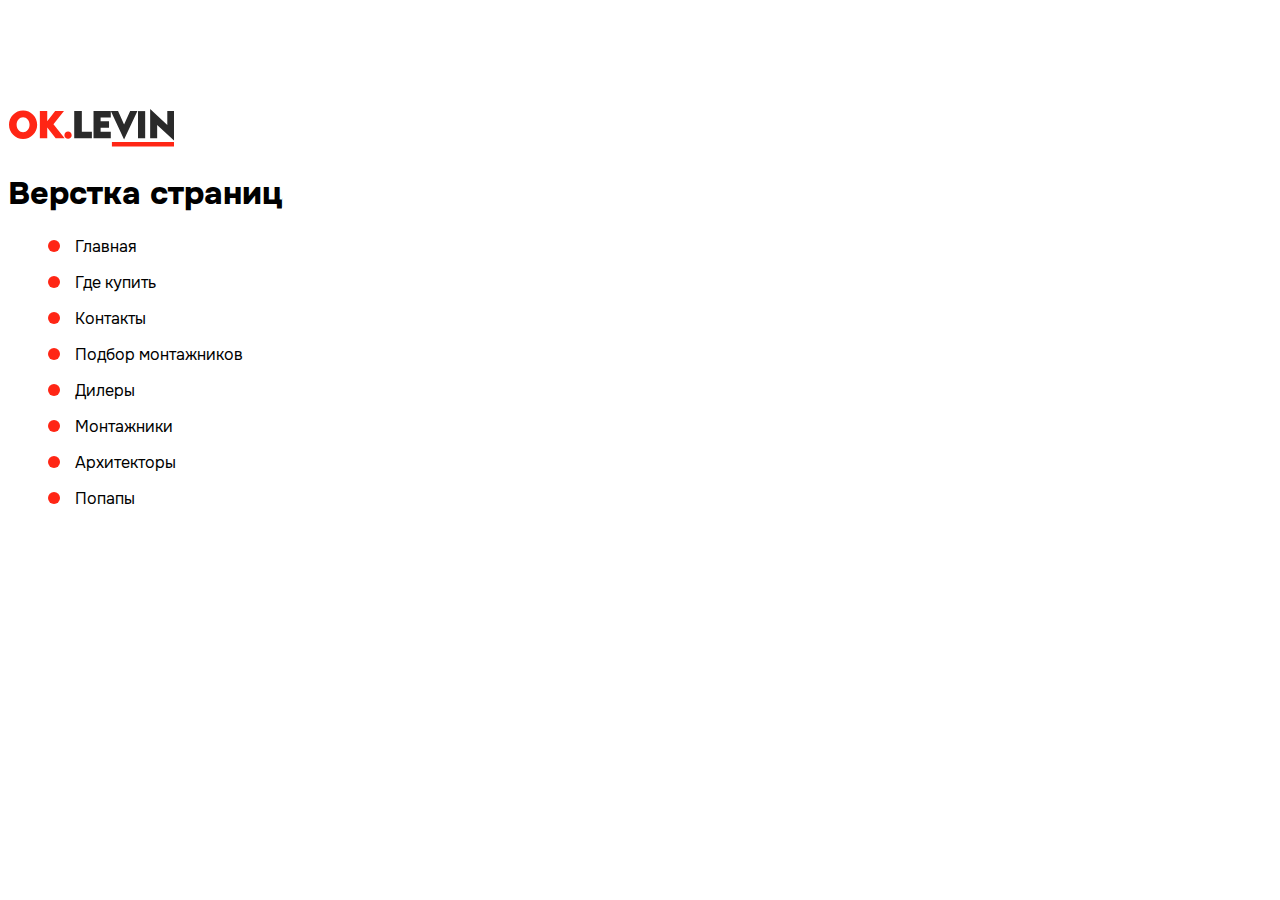
<file: index.html>
<!DOCTYPE html>
<html lang="en">
<head>
    <meta charset="UTF-8">
    <meta name="viewport" content="width=device-width, initial-scale=1.0">
    <link rel="stylesheet" href="./assets/css/fonts.css">
    <title>OK.LEVIN</title>
    <style>
        body {
            font-family: 'Onest';
        }
        .wrapIndex {
            max-width: 1280px;
            width: 100%;
            margin: 0 auto; 
            padding: 100px 0;
        }
        ul {
            list-style: none;
        }
        li {
            position: relative;
            display: flex;
            align-items: center;
            margin-bottom: 15px;    
        }
        li:before {
            content: '';
            display: block;
            width: 12px;
            height: 12px;
            background: #FF2615;
            margin-right: 15px;
            border-radius: 50%;
        }
        li:hover::before {
            background: green;
        }
        a {
            text-decoration: none;
            color: #000;
        }
        li:hover a {
            color: green;
        }
    </style>
</head>
<body>
    <div class="wrapIndex">
        <img src="./assets/img/logo.svg" alt="">
        <h1>Верстка страниц</h1>
        <ul>
            <li><a href="/main.html">Главная</a></li>
            <li><a href="/wherebuy.html">Где купить</a></li>
            <li><a href="/contacts.html">Контакты</a></li>
            <li><a href="/personal.html">Подбор монтажников</a></li>
            <li><a href="/dilers.html">Дилеры</a></li>
            <li><a href="/montaz.html">Монтажники</a></li>
            <li><a href="/arhitektor.html">Архитекторы</a></li>
            <li><a href="/popup.html">Попапы</a></li>
        </ul>
    </div>
</body>
</html>
</file>
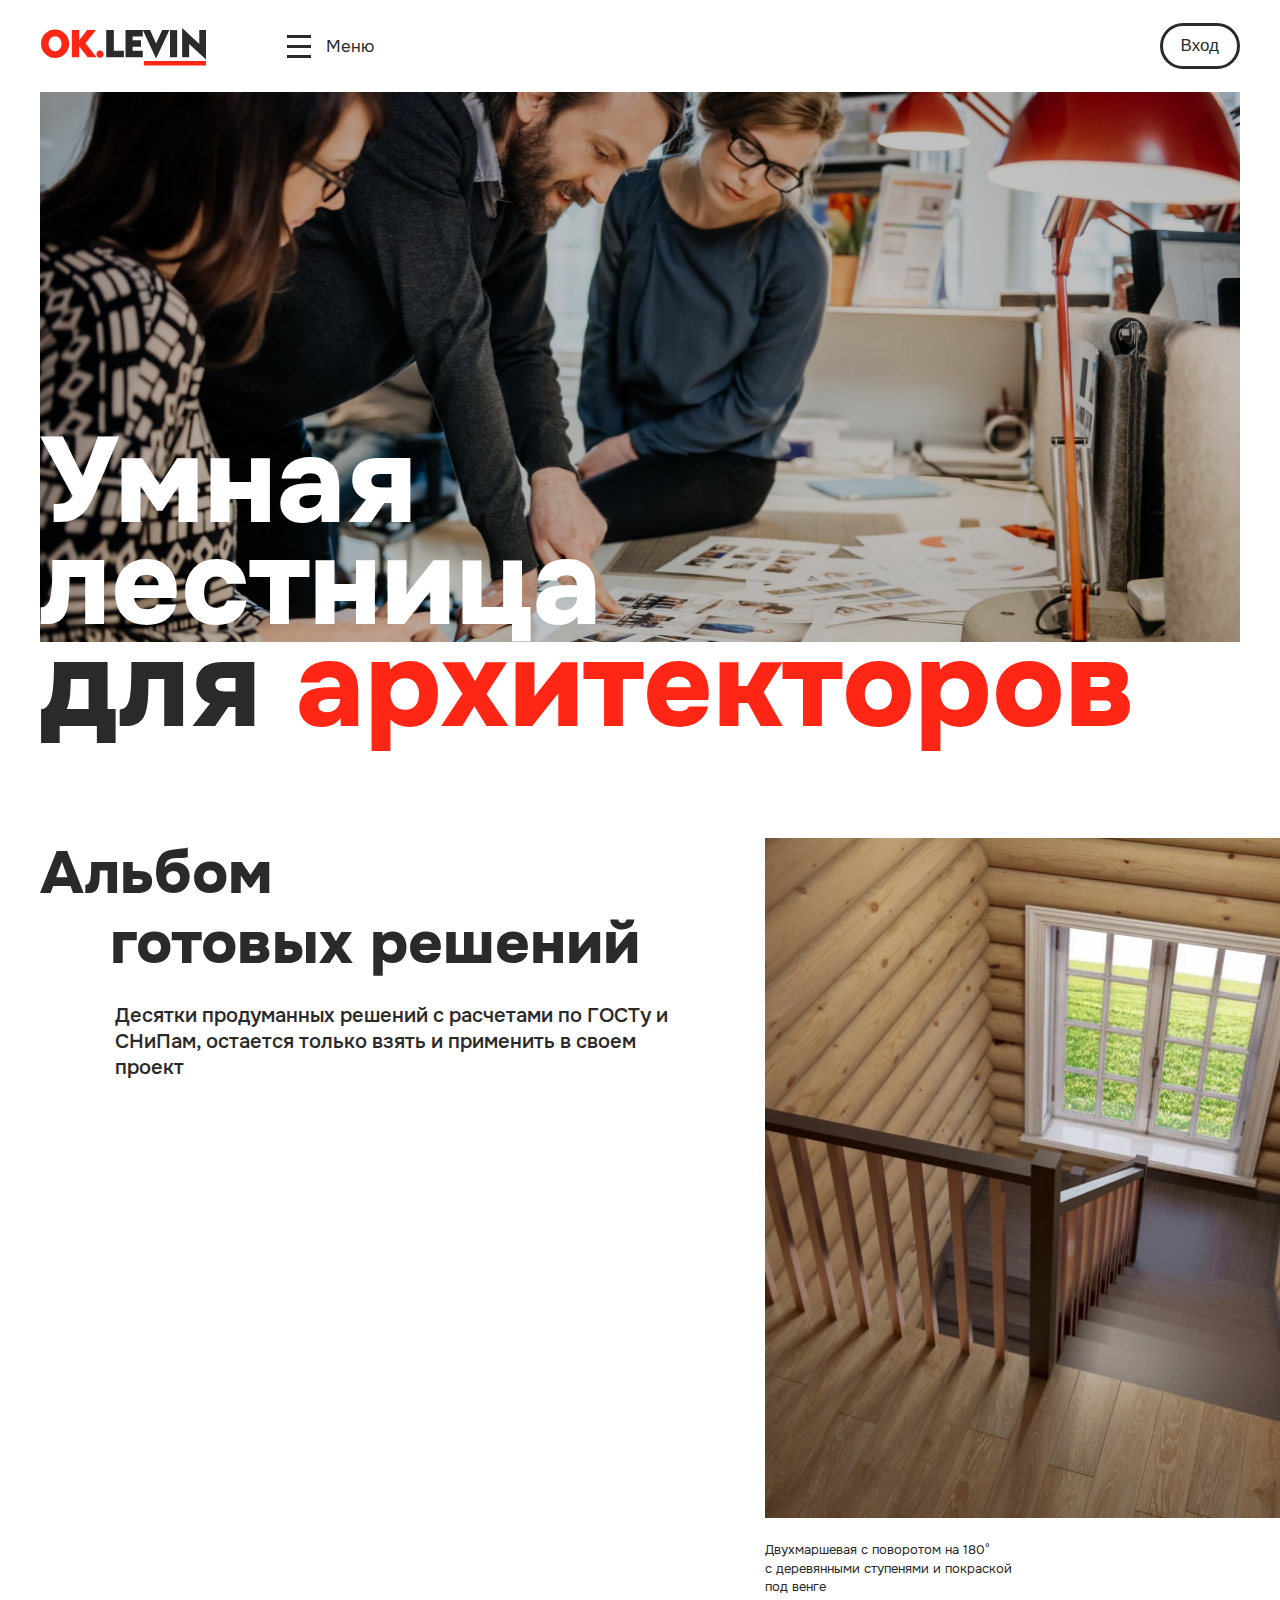
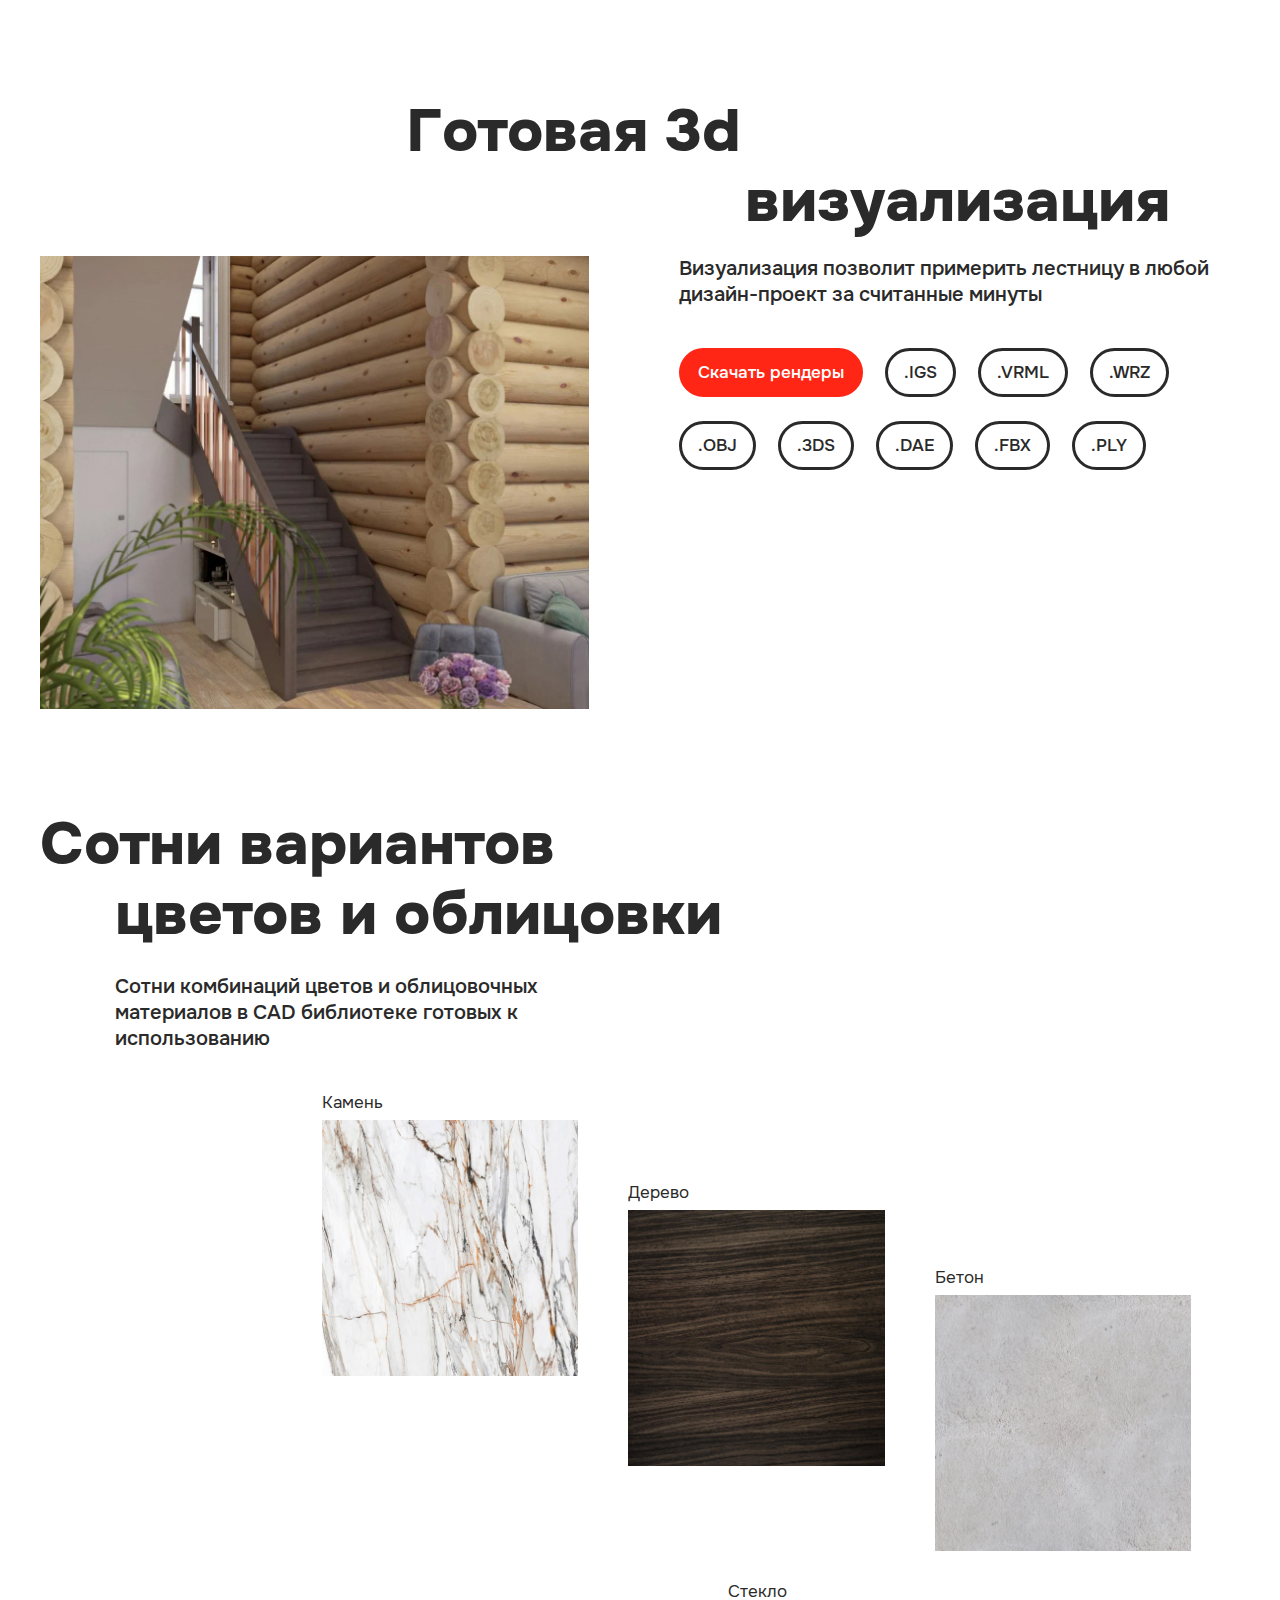
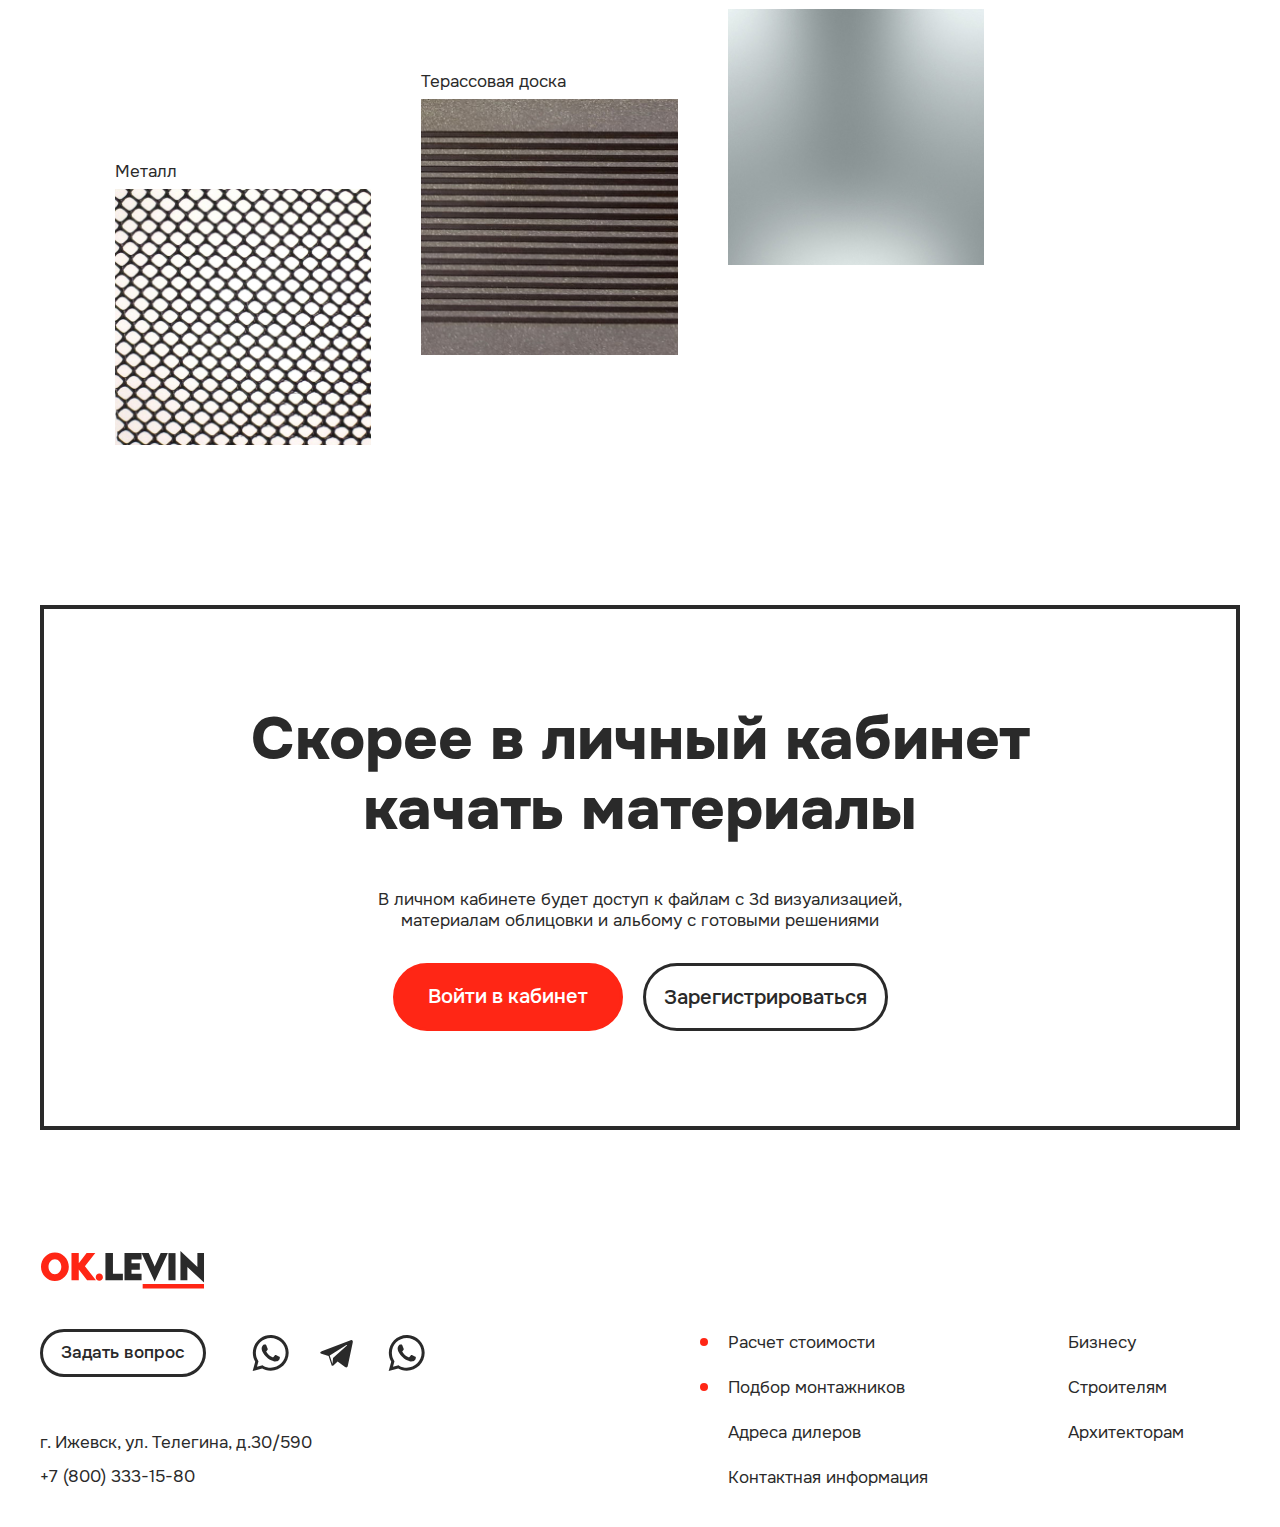
<file: arhitektor.html>
<!DOCTYPE html>
<html lang="en">
<head>
    <meta charset="UTF-8">
    <meta name="viewport" content="width=device-width, initial-scale=1.0">
    <link rel="stylesheet" href="./assets/css/fonts.css">
    <link rel="stylesheet" href="./assets/css/style.css">
    <link rel="stylesheet" href="./assets/css/media.css">
    <title>Главная страница</title>
</head>
<body>
    <div class="mainWrapper">
        <div class="topPanel">
            <a href="/" class="logo">
                <img src="./assets/img/logo.svg" alt="logo">
            </a>
            <div class="menu">
                <div class="burger">
                    <span></span>
                    <span></span>
                    <span></span>
                </div>
                <span>Меню</span>
            </div>
            <button class="auth btn">Вход</button>
        </div>
        <div class="topMenu">
            <div class="overlay"></div>
            <div class="topMenuDrop">
                <div class="wrapper">
                    <div class="topMenuBody">
                        <div class="topMenuBig">
                            <a href="#">Дилерам и бизнесу</a>
                            <a href="№">Строителям</a>
                            <a href="№">Архитекторам</a>
                        </div>
                        <div class="topMenuSmall">
                            <a href="#">Расчет стоимости</a>
                            <a href="#">Подбор монтажников</a>
                            <a href="#">Адреса дилеров</a>
                            <a href="#">Контактная информация</a>
                            <div class="contacts">
                                <div class="address">
                                    г. Ижевск, ул. Телегина, д.30/590
                                </div>
                                <a href="tel:+78003331580" class="phone">+7 (800) 333-15-80</a>
                            </div>
                        </div>
                    </div>
                </div>
            </div>
        </div>
        <!-- Добавил класс к header, так как на трехъ станицах есть баннер 
            и заголовок приоберетает три цвета
        -->
        <header class="header headerInner">
            <div class="banner">
                <img src="./assets/img/banner-3.jpg" alt="banner">
            </div>
            <h1 class="mainTitle">
                <div class="white">Умная <br> лестница</div> для <span>архитекторов</span>
            </h1>
        </header>
        <main>
            
            <section class="sectionAlbum">
                <div class="wrap">
                    <div class="wrapBlock">
                        <div class="title">
                            <span>Альбом</span> 
                            <span>готовых решений</span> 
                        </div>
                        <p class="descSection">
                            Десятки продуманных решений с расчетами по ГОСТу и СНиПам, остается только взять и применить в своем проект
                        </p>
                    </div>
                    <div class="wrapBlock">
                        <div class="image">
                            <img src="./assets/img/stairs-album.jpg" alt="album">
                        </div>
                        <p class="desc">
                            Двухмаршевая с поворотом на 180° <br> с деревянными ступенями и покраской <br> под венге
                        </p>
                    </div>
                </div>
            </section>
            <section class="sectionVisual">
                <div class="title">
                    <span>Готовая 3d</span>
                    <span>визуализация</span>
                </div>
                <div class="wrap">
                    <div class="wrapBock">
                        <div class="image">
                            <img src="./assets/img/stairs-visual.jpg" alt="visual">
                        </div>
                    </div>
                    <div class="wrapBock">
                        <p class="descSection">
                            Визуализация позволит примерить лестницу в любой дизайн-проект за считанные минуты
                        </p>
                        <div class="wrapButtons">
                            <a href="#" class="btn download">Скачать рендеры</a>
                            <a href="#" class="btn">.IGS</a>
                            <a href="#" class="btn">.VRML</a>
                            <a href="#" class="btn">.WRZ</a>
                            <a href="#" class="btn">.OBJ</a>
                            <a href="#" class="btn">.3DS</a>
                            <a href="#" class="btn">.DAE</a>
                            <a href="#" class="btn">.FBX</a>
                            <a href="#" class="btn">.PLY</a>
                        </div>
                    </div>
                </div>
            </section>
            <section class="sectionMaterial">
                <div class="title">
                    <span>Сотни вариантов </span>
                    <span>цветов и облицовки</span>
                </div>
                <p class="descSection">
                    Сотни комбинаций цветов и облицовочных материалов в CAD библиотеке готовых к использованию
                </p>
                <div class="materialWrapper">
                    <div class="materialWrap">
                        <div class="materialItem">
                            <span>Камень</span>
                            <div class="image">
                                <img src="./assets/img/color-1.jpg " alt="">
                            </div>
                        </div>
                        <div class="materialItem">
                            <span>Дерево</span>
                            <div class="image">
                                <img src="./assets/img/color-2.jpg " alt="">
                            </div>
                        </div>
                        <div class="materialItem">
                            <span>Бетон</span>
                            <div class="image">
                                <img src="./assets/img/color-3.jpg " alt="">
                            </div>
                        </div>
                        <div class="materialItem">
                            <span>Металл</span>
                            <div class="image">
                                <img src="./assets/img/color-4.jpg " alt="">
                            </div>
                        </div>
                        <div class="materialItem">
                            <span>Терассовая доска</span>
                            <div class="image">
                                <img src="./assets/img/color-5.jpg " alt="">
                            </div>
                        </div>
                        <div class="materialItem">
                            <span>Cтекло</span>
                            <div class="image">
                                <img src="./assets/img/color-6.jpg " alt="">
                            </div>
                        </div>
                    </div>
                </div>
            </section>
            <!-- 
            Здесь добавил к sectionOffers класс innerOffer
            так как на главной странице отличается отступ и размер шрифтов 
            в отличии от внутренних страниц 
            -->
            <section class="sectionOffers innerOffer">
                <div class="offer">
                    <div class="title">
                        Скорее в личный кабинет <br> качать материалы
                    </div>
                    <span>
                        В личном кабинете будет доступ к файлам с 3d визуализацией, <br> материалам облицовки и альбому с готовыми решениями
                    </span>
                    <div class="wrap">
                        <a href="#" class="btn offerBtn">
                            Войти в кабинет
                        </a>
                        <a href="#" class="btn">
                            Зарегистрироваться
                        </a>
                    </div>
                </div>
            </section>
        </main>
        <footer class="footer">
            <div class="footerAbout">
                <a href="/" class="logo">
                    <img src="./assets/img/logo.svg" alt="logo">
                </a>
                <div class="wrap">
                    <a href="#" class="btn">
                        Задать вопрос
                    </a>
                    <div class="socialLinks">                    
                        <a href="#" class="social">
                            <img src="./assets/img/wapp.svg" alt="">
                        </a>
                        <a href="#" class="social">
                            <img src="./assets/img/tlgrm.svg" alt="">
                        </a>
                        <a href="#" class="social">
                            <img src="./assets/img/wapp.svg" alt="">
                        </a>
                    </div>
                </div>
                <div class="contacts">
                    <div class="address">
                        г. Ижевск, ул. Телегина, д.30/590
                    </div>
                    <a href="tel:+78003331580" class="phone">+7 (800) 333-15-80</a>
                </div>
            </div>
            <div class="footerMenu">
                <a href="#" class="dots">Расчет стоимости</a>
                <a href="#">Бизнесу</a>
                <a href="#" class="dots">Подбор монтажников</a>
                <a href="#">Строителям</a>
                <a href="#">Адреса дилеров</a>
                <a href="#">Архитекторам</a>
                <a href="#">Контактная информация</a>
            </div>
        </footer>
    </div>
    <script src="./assets/js/script.js"></script>
</body>
</html>
</file>
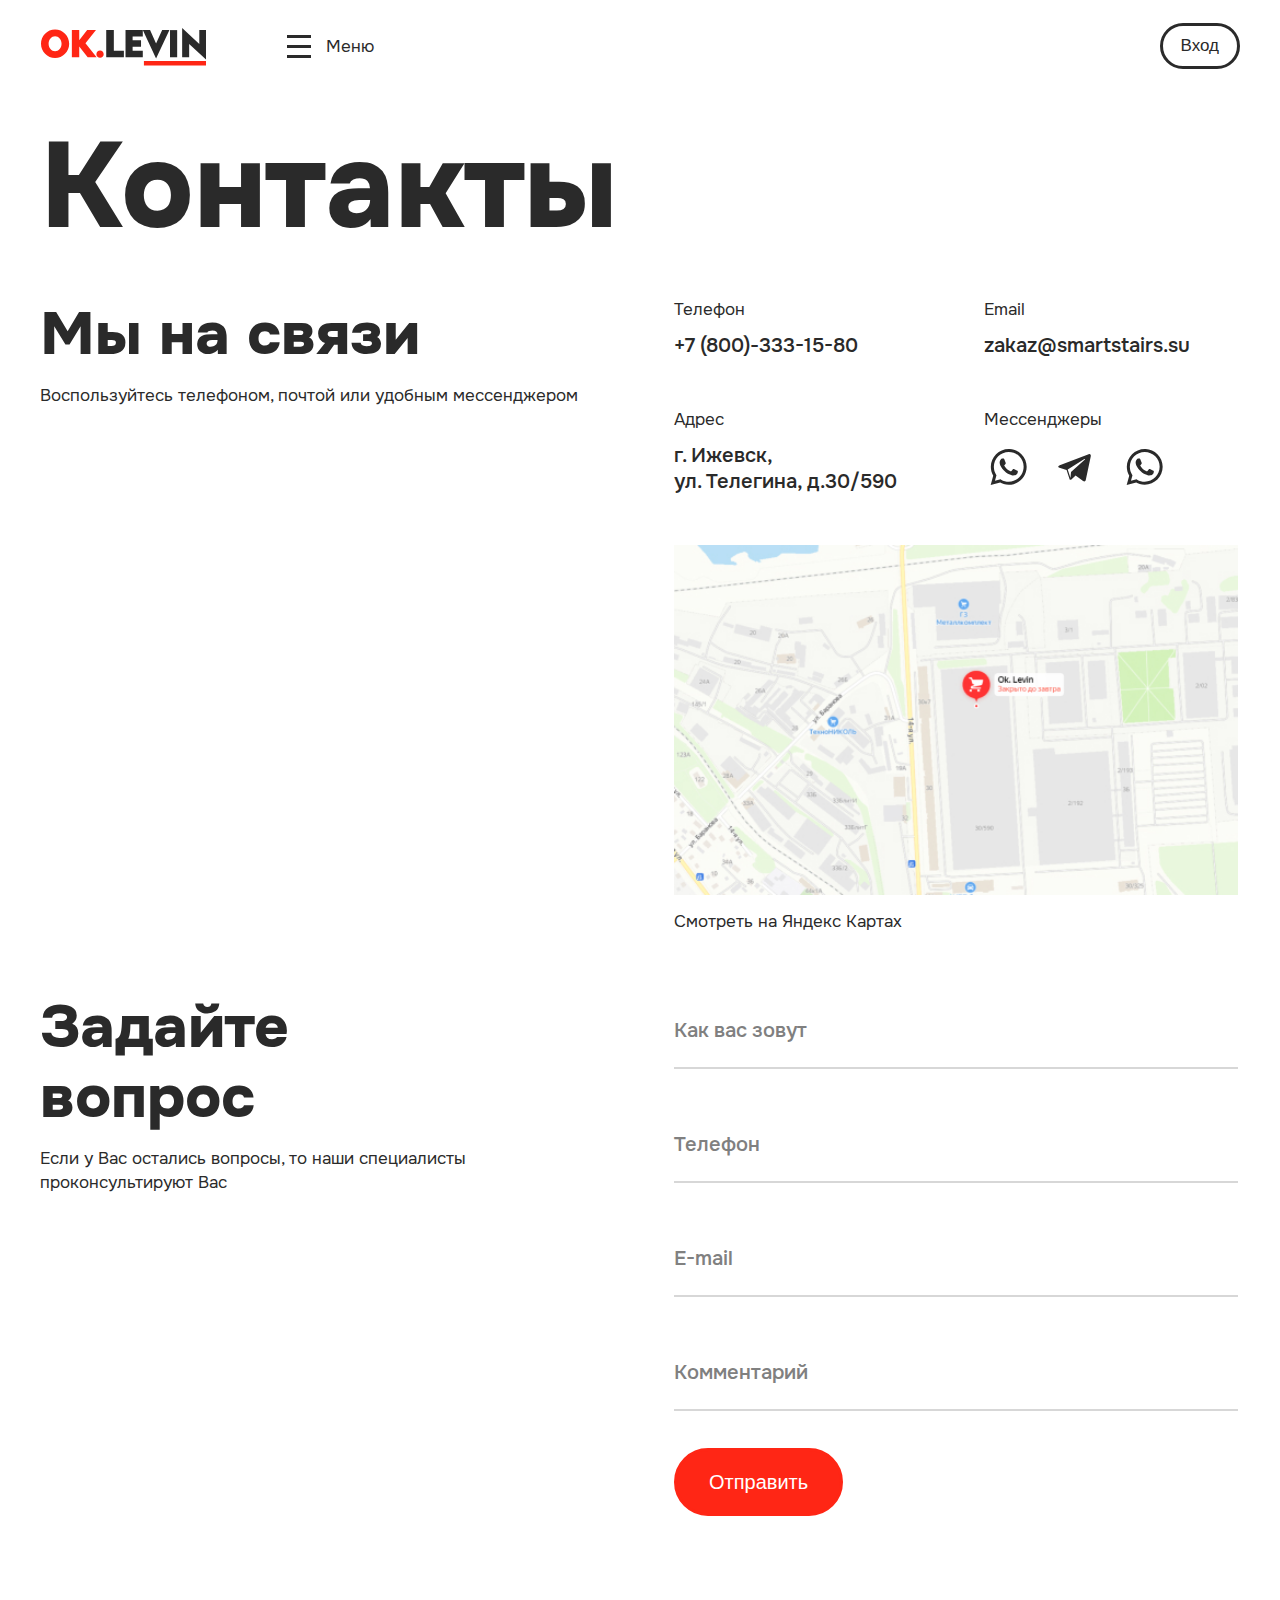
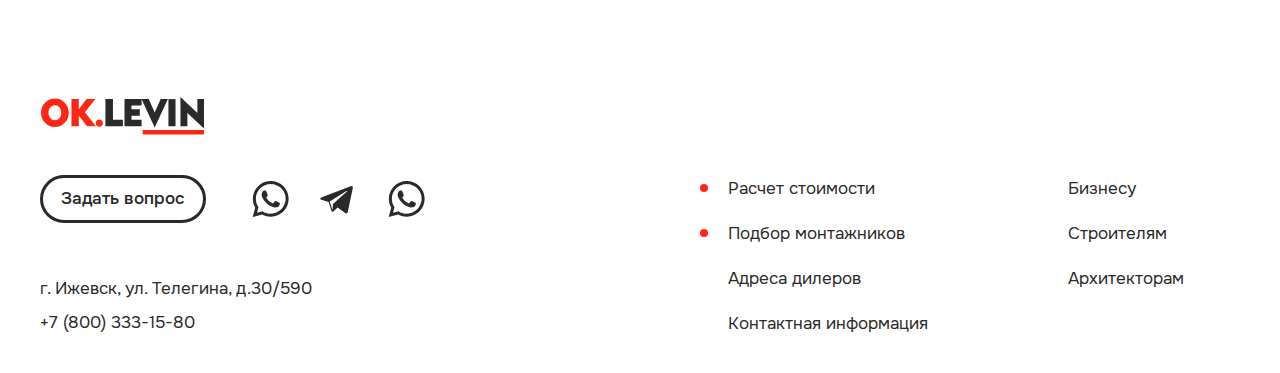
<file: contacts.html>
<!DOCTYPE html>
<html lang="en">
<head>
    <meta charset="UTF-8">
    <meta name="viewport" content="width=device-width, initial-scale=1.0">
    <link rel="stylesheet" href="./assets/css/fonts.css">
    <link rel="stylesheet" href="./assets/css/style.css">
    <link rel="stylesheet" href="./assets/css/media.css">
    <title>Главная страница</title>
</head>
<body>
    <div class="mainWrapper">
        <div class="topPanel">
            <a href="/" class="logo">
                <img src="./assets/img/logo.svg" alt="logo">
            </a>
            <div class="menu">
                <div class="burger">
                    <span></span>
                    <span></span>
                    <span></span>
                </div>
                <span>Меню</span>
            </div>
            <button class="auth btn">Вход</button>
        </div>
        <div class="topMenu">
            <div class="overlay"></div>
            <div class="topMenuDrop">
                <div class="wrapper">
                    <div class="topMenuBody">
                        <div class="topMenuBig">
                            <a href="#">Дилерам и бизнесу</a>
                            <a href="№">Строителям</a>
                            <a href="№">Архитекторам</a>
                        </div>
                        <div class="topMenuSmall">
                            <a href="#">Расчет стоимости</a>
                            <a href="#">Подбор монтажников</a>
                            <a href="#">Адреса дилеров</a>
                            <a href="#">Контактная информация</a>
                            <div class="contacts">
                                <div class="address">
                                    г. Ижевск, ул. Телегина, д.30/590
                                </div>
                                <a href="tel:+78003331580" class="phone">+7 (800) 333-15-80</a>
                            </div>
                        </div>
                    </div>
                </div>
            </div>
        </div>
        <header class="header">
            <h1 class="mainTitle">
                Контакты
            </h1>
        </header>
        <!-- 
        Здесь добавил innerPage к main так как нужны 
        отступы у элементов на внутренних страницах 
        -->
        <main class="innerPage"> 
            <section class="contactSection">
                <div class="wrap">
                    <div class="contactBlock left">
                        <div class="title">
                            Мы на связи
                        </div>
                        <p class="desc">
                            Воспользуйтесь телефоном, почтой или удобным мессенджером
                        </p>
                    </div>
                    <div class="contactBlock right">
                        <div class="contactList">
                            <div class="contactItem">
                                <div class="name">
                                    Телефон
                                </div>
                                <a href="tel:79991113322" class="phone">
                                    +7 (800)-333-15-80
                                </a>
                            </div>
                            <div class="contactItem">
                                <div class="name">
                                    Email
                                </div>
                                <a href="mailto:zakaz@smartstairs.su" class="phone">
                                    zakaz@smartstairs.su
                                </a>
                            </div>
                            <div class="contactItem">
                                <div class="name">
                                    Адрес
                                </div>
                                <span>
                                    г. Ижевск, <br>
                                    ул. Телегина, д.30/590
                                </span>
                            </div>
                            <div class="contactItem">
                                <div class="name">
                                    Мессенджеры
                                </div>
                                <div class="socialLinks">
                                    <a href="#" class="social">
                                        <img src="./assets/img/wapp.svg" alt="">
                                    </a>
                                    <a href="#" class="social">
                                        <img src="./assets/img/tlgrm.svg" alt="">
                                    </a>
                                    <a href="#" class="social">
                                        <img src="./assets/img/wapp.svg" alt="">
                                    </a>
                                </div>
                            </div>
                        </div>
                        <div class="map">
                            <img src="./assets/img/map.jpg" alt="map">
                            <span class="desc">
                                Смотреть на Яндекс Картах
                            </span>
                        </div>
                    </div>
                </div>
                <div class="wrap">                    
                    <div class="contactBlock left">
                        <div class="title">
                            Задайте <br> вопрос
                        </div>
                        <p class="desc">
                            Если у Вас остались вопросы, то наши специалисты проконсультируют Вас
                        </p>
                    </div>
                    <div class="contactBlock right">
                        <form class="form">                            
                            <div class="inputDinamicWrap">
                                <div class="inputDinamic">
                                    <input type="text" name="name" placeholder=" "/>
                                    <label>Как вас зовут</label>
                                </div>
                            </div>
                            <div class="inputDinamicWrap">
                                <div class="inputDinamic">
                                    <input type="phone" name="phone" placeholder=" "/>
                                    <label>Телефон</label>
                                </div>
                            </div>
                            <div class="inputDinamicWrap">
                                <div class="inputDinamic">
                                    <input type="mail" name="email" placeholder=" "/>
                                    <label>E-mail</label>
                                </div>
                            </div>                            
                            <div class="inputDinamicWrap">
                                <div class="inputDinamic">
                                    <input type="text" name="name" placeholder=" "/>
                                    <label>Комментарий</label>
                                </div>
                            </div>
                            <button class="btn offerBtn">Отправить</button>
                        </form>
                    </div>
                </div>
            </section>
        </main>
        <footer class="footer">
            <div class="footerAbout">
                <a href="/" class="logo">
                    <img src="./assets/img/logo.svg" alt="logo">
                </a>
                <div class="wrap">
                    <a href="#" class="btn">
                        Задать вопрос
                    </a>
                    <div class="socialLinks">                    
                        <a href="#" class="social">
                            <img src="./assets/img/wapp.svg" alt="">
                        </a>
                        <a href="#" class="social">
                            <img src="./assets/img/tlgrm.svg" alt="">
                        </a>
                        <a href="#" class="social">
                            <img src="./assets/img/wapp.svg" alt="">
                        </a>
                    </div>
                </div>
                <div class="contacts">
                    <div class="address">
                        г. Ижевск, ул. Телегина, д.30/590
                    </div>
                    <a href="tel:+78003331580" class="phone">+7 (800) 333-15-80</a>
                </div>
            </div>
            <div class="footerMenu">
                <a href="#" class="dots">Расчет стоимости</a>
                <a href="#">Бизнесу</a>
                <a href="#" class="dots">Подбор монтажников</a>
                <a href="#">Строителям</a>
                <a href="#">Адреса дилеров</a>
                <a href="#">Архитекторам</a>
                <a href="#">Контактная информация</a>
            </div>
        </footer>
    </div>
    <script src="./assets/js/script.js"></script>
</body>
</html>
</file>
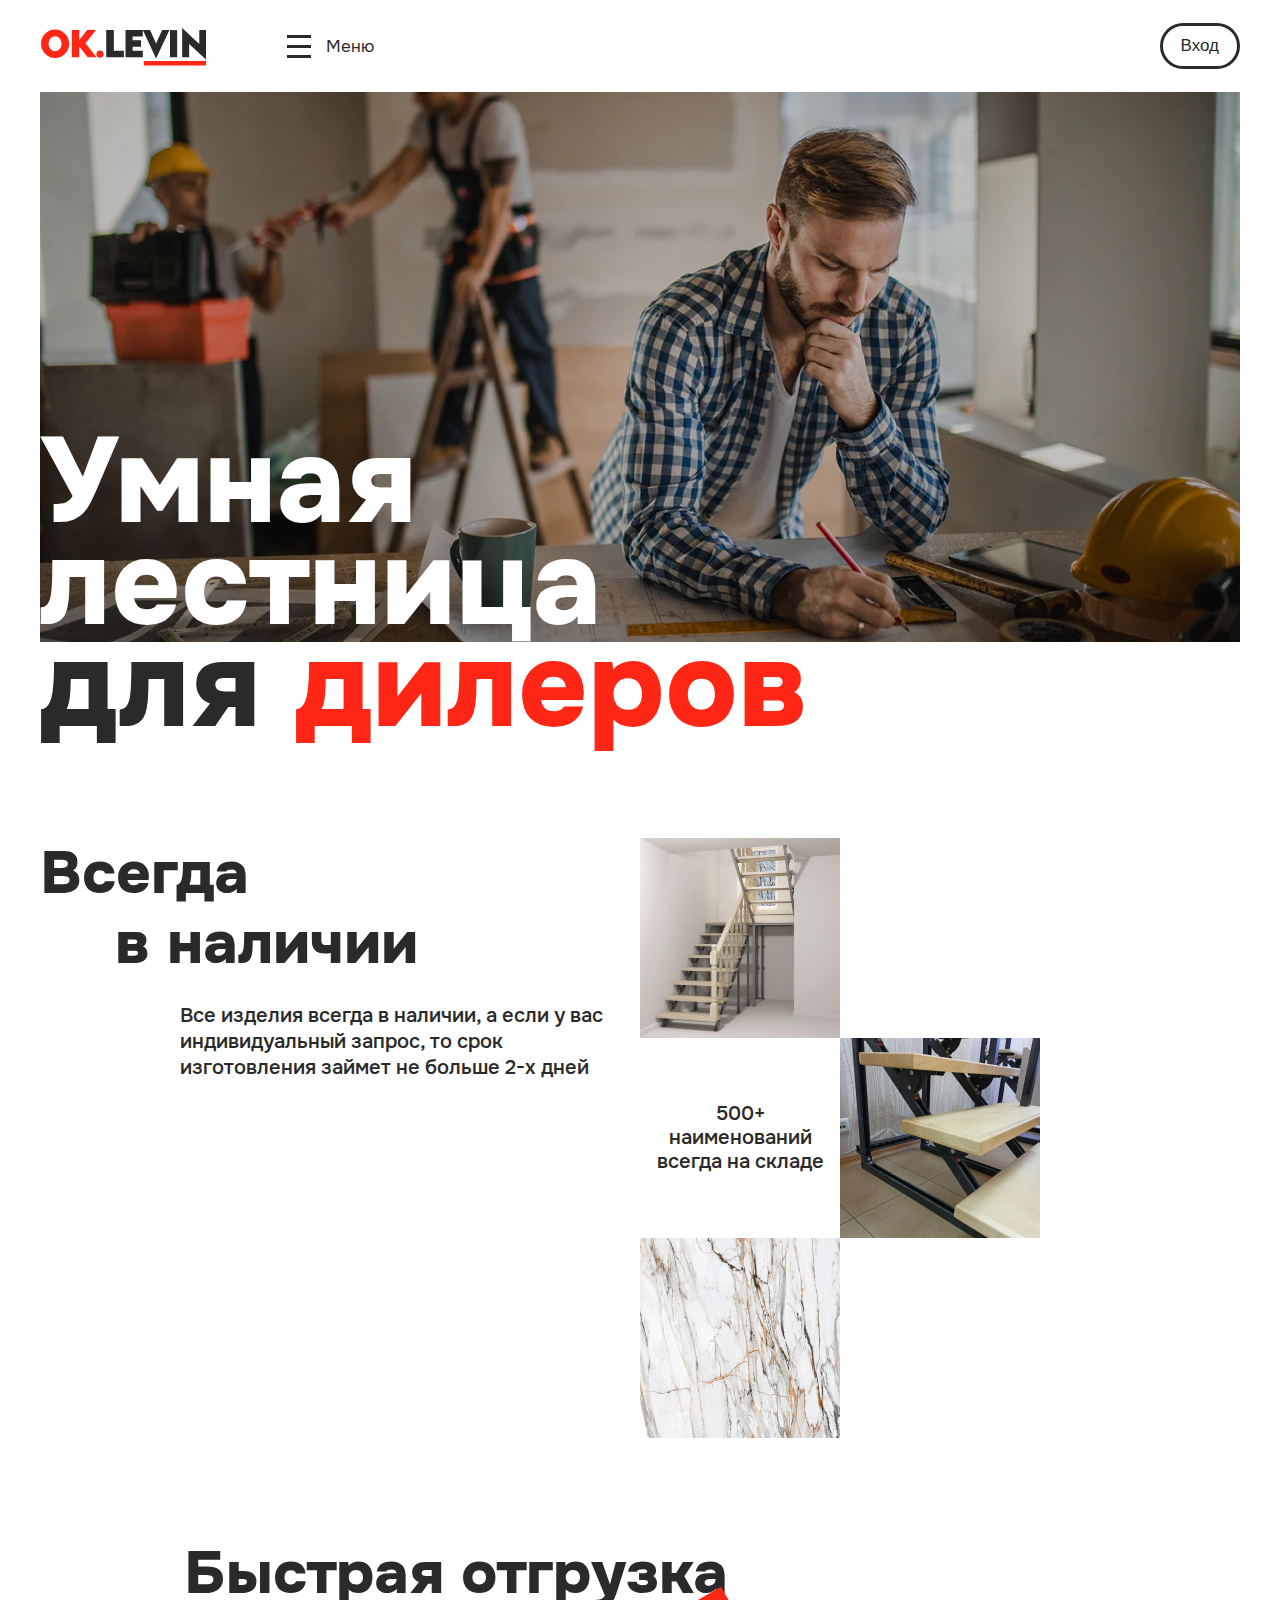
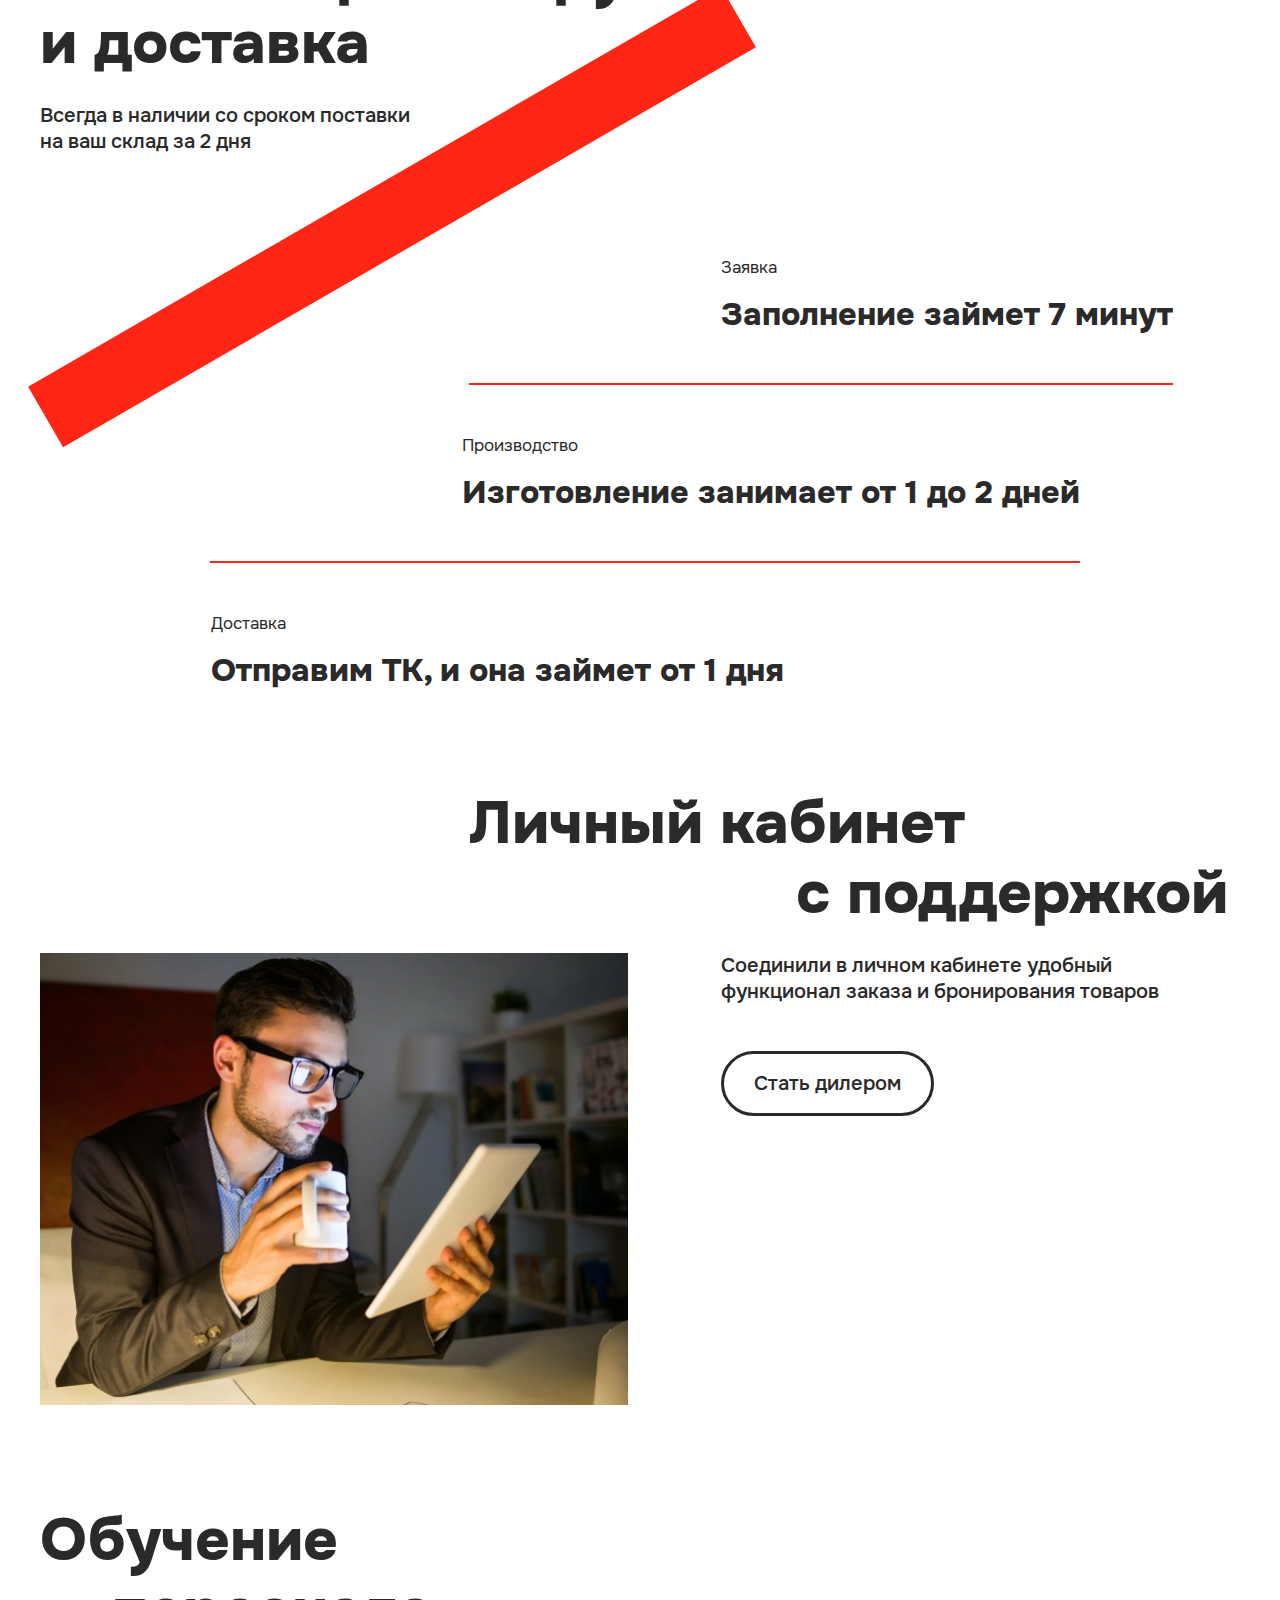
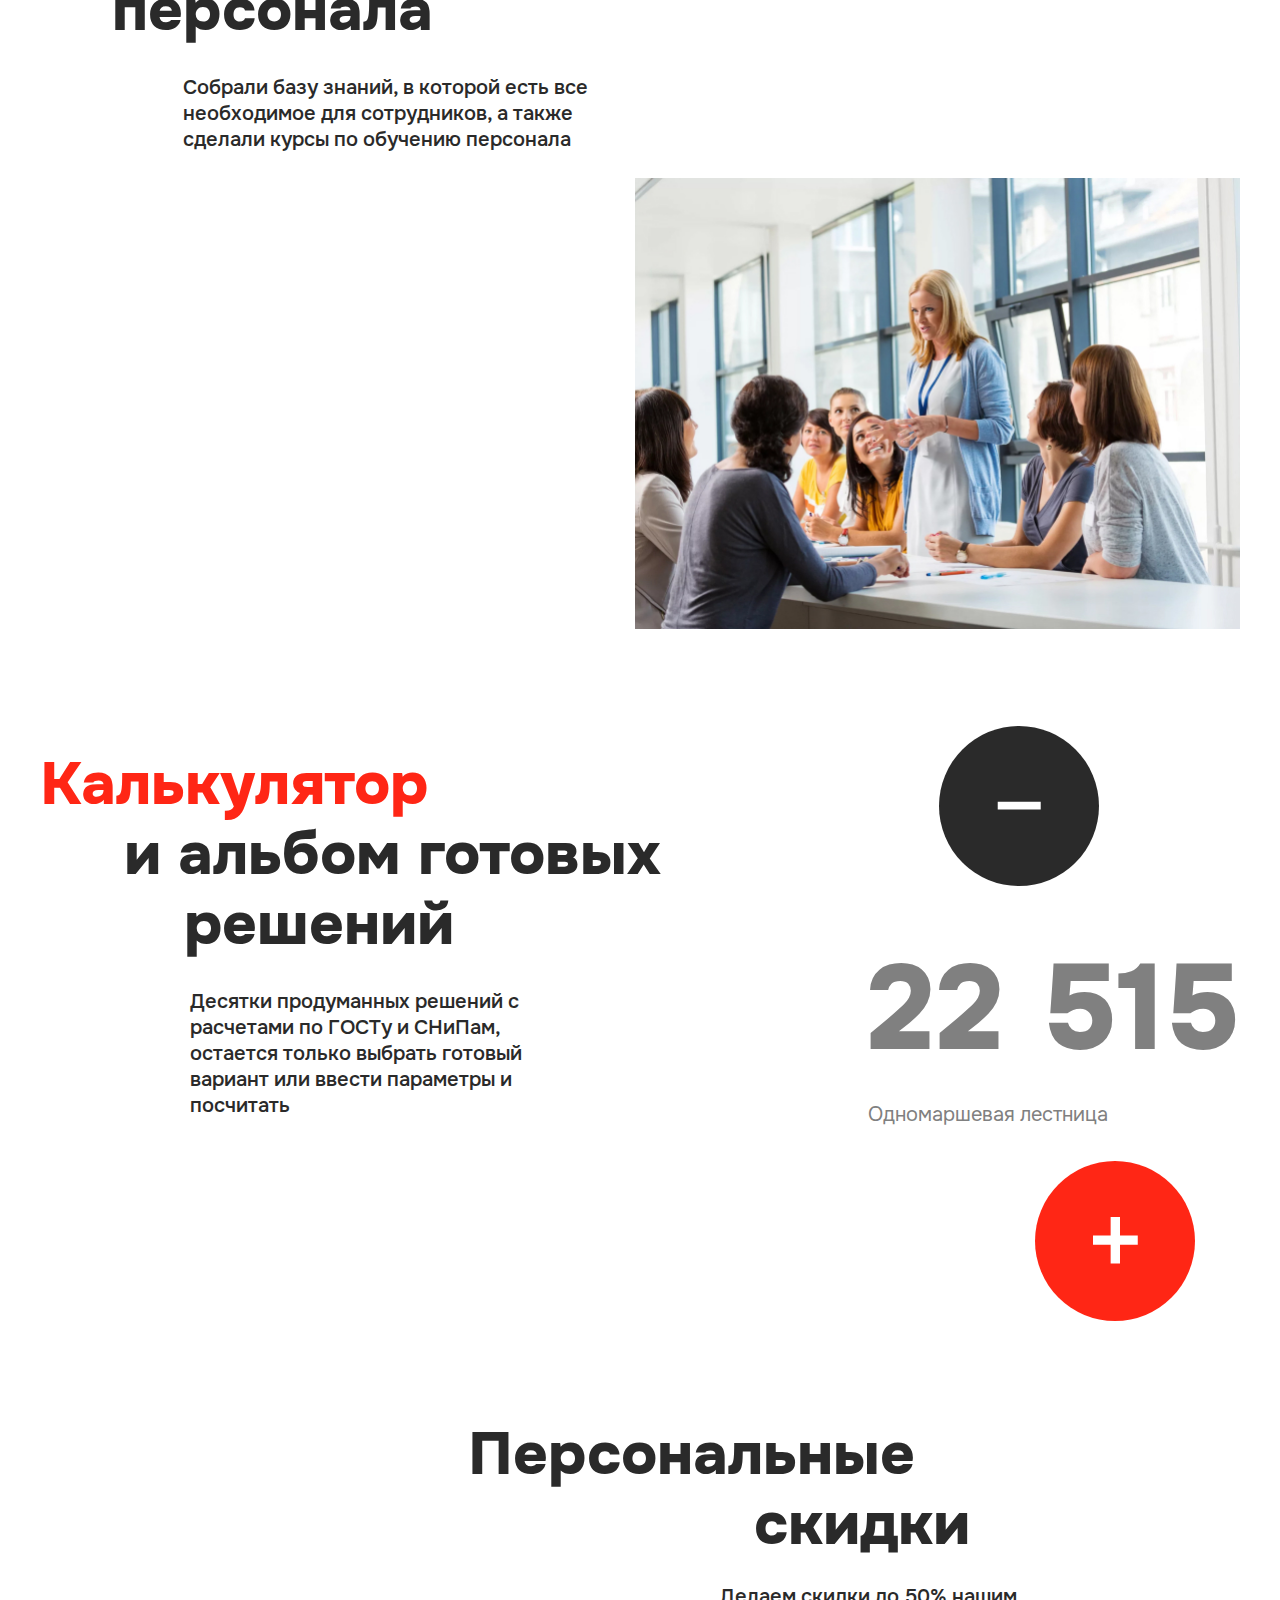
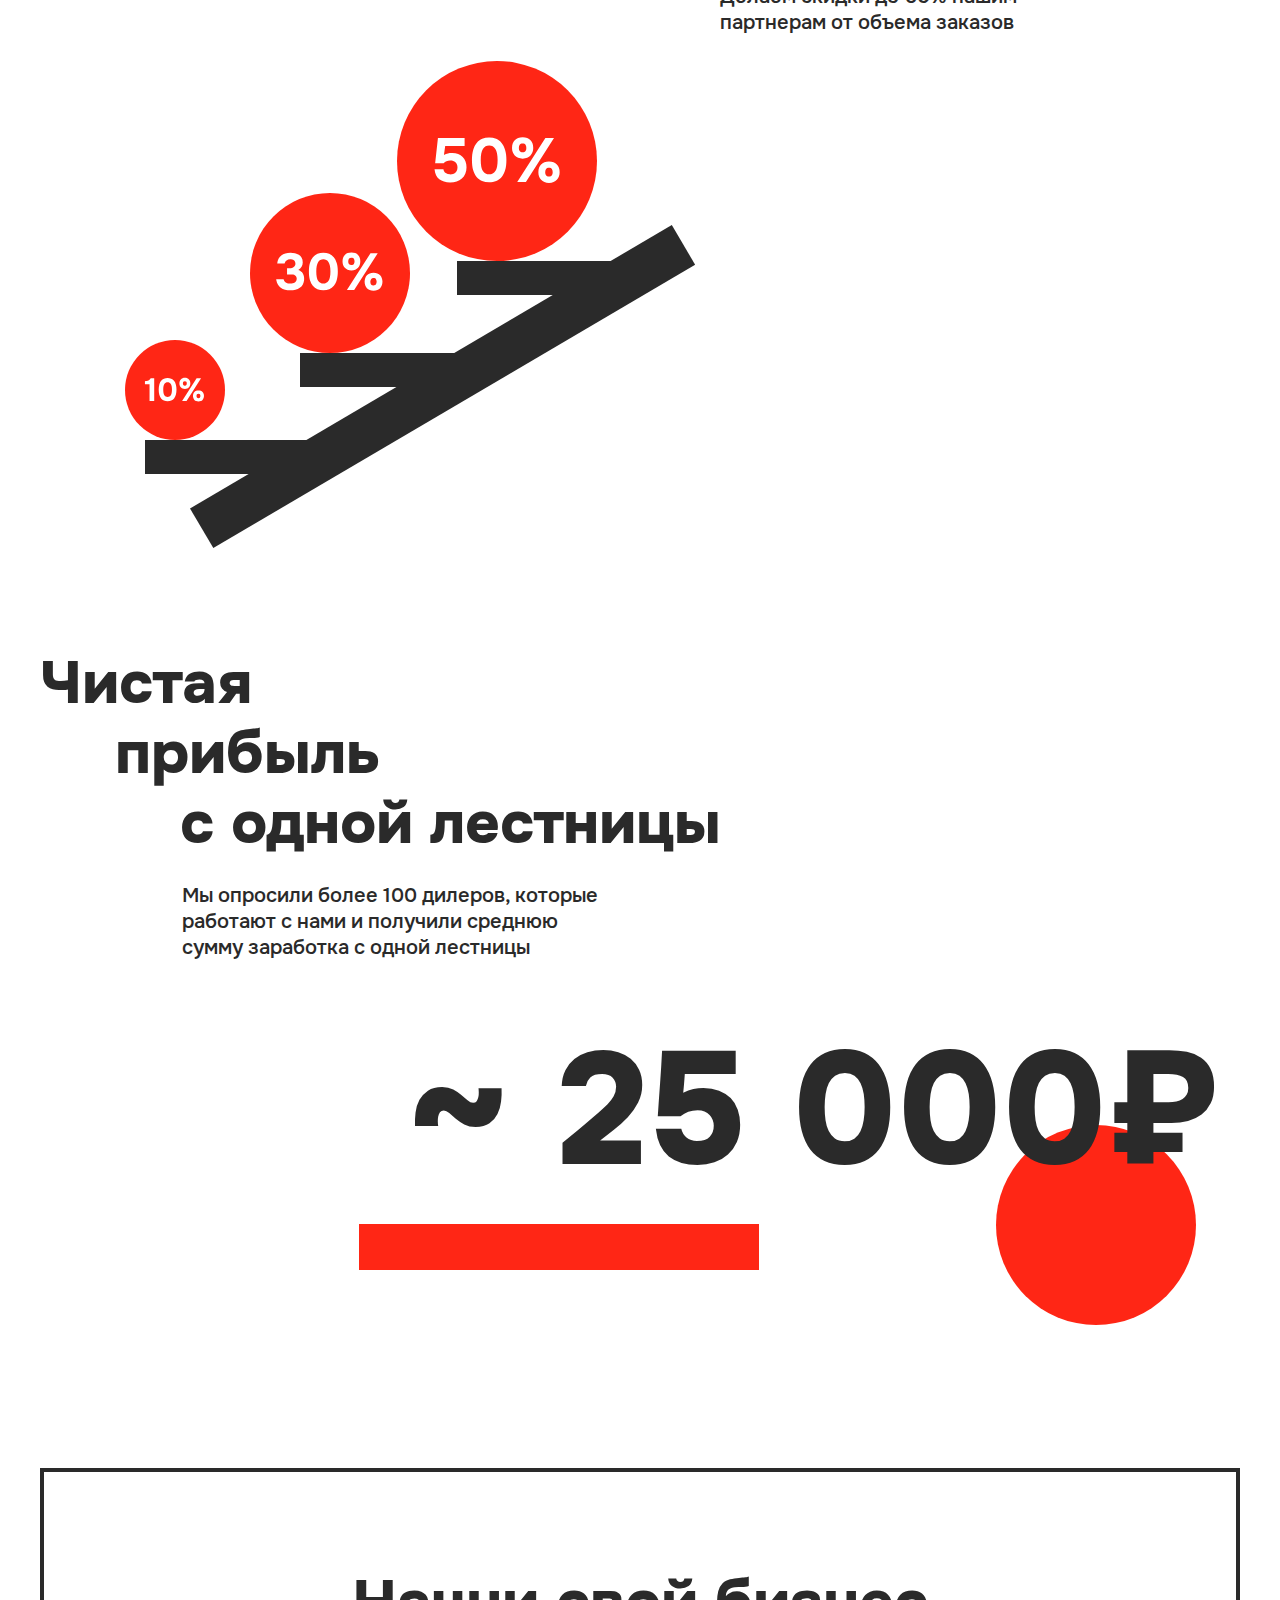
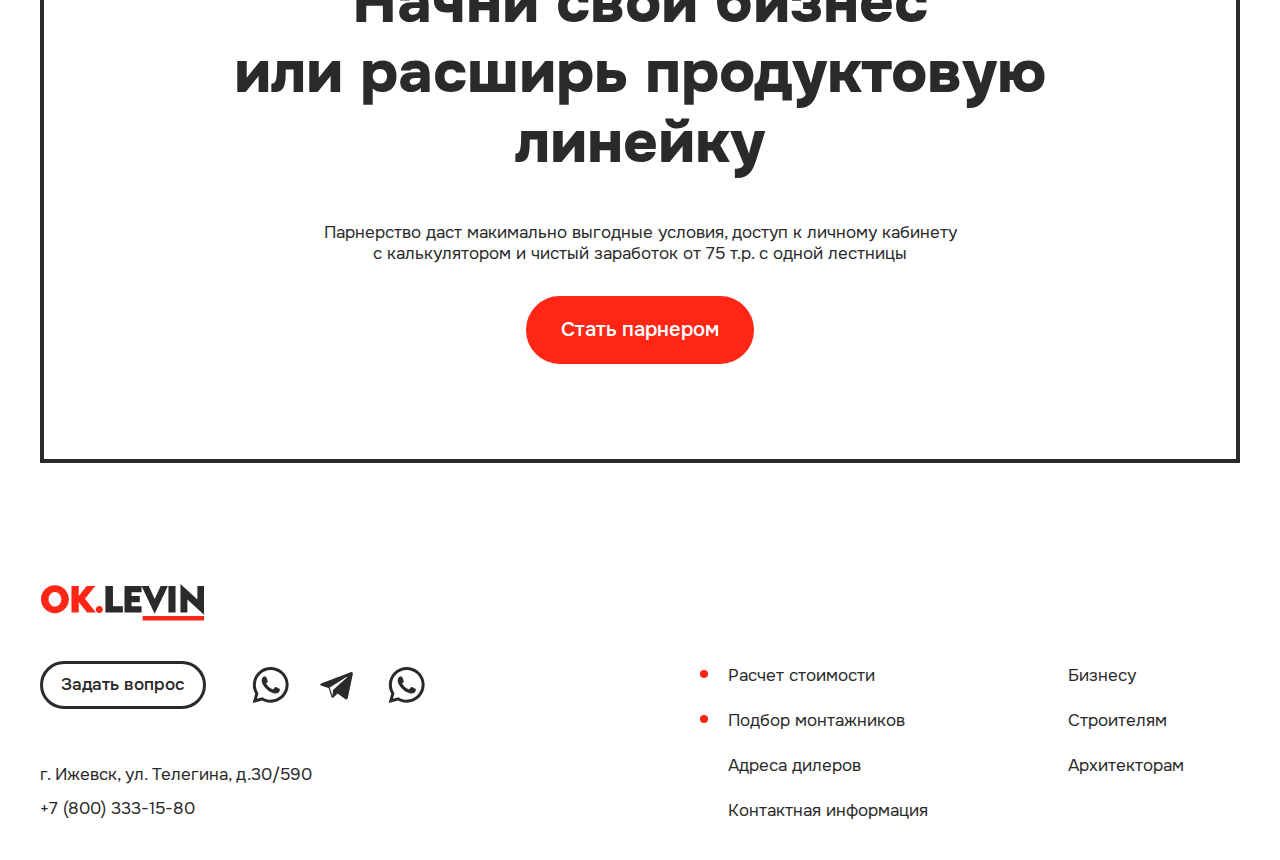
<file: dilers.html>
<!DOCTYPE html>
<html lang="en">
<head>
    <meta charset="UTF-8">
    <meta name="viewport" content="width=device-width, initial-scale=1.0">
    <link rel="stylesheet" href="./assets/css/fonts.css">
    <link rel="stylesheet" href="./assets/css/style.css">
    <link rel="stylesheet" href="./assets/css/media.css">
    <title>Главная страница</title>
</head>
<body>
    <div class="mainWrapper">
        <div class="topPanel">
            <a href="/" class="logo">
                <img src="./assets/img/logo.svg" alt="logo">
            </a>
            <div class="menu">
                <div class="burger">
                    <span></span>
                    <span></span>
                    <span></span>
                </div>
                <span>Меню</span>
            </div>
            <button class="auth btn">Вход</button>
        </div>
        <div class="topMenu">
            <div class="overlay"></div>
            <div class="topMenuDrop">
                <div class="wrapper">
                    <div class="topMenuBody">
                        <div class="topMenuBig">
                            <a href="#">Дилерам и бизнесу</a>
                            <a href="№">Строителям</a>
                            <a href="№">Архитекторам</a>
                        </div>
                        <div class="topMenuSmall">
                            <a href="#">Расчет стоимости</a>
                            <a href="#">Подбор монтажников</a>
                            <a href="#">Адреса дилеров</a>
                            <a href="#">Контактная информация</a>
                            <div class="contacts">
                                <div class="address">
                                    г. Ижевск, ул. Телегина, д.30/590
                                </div>
                                <a href="tel:+78003331580" class="phone">+7 (800) 333-15-80</a>
                            </div>
                        </div>
                    </div>
                </div>
            </div>
        </div>
        <!-- Добавил класс к header, так как на трехъ станицах есть баннер 
            и заголовок приоберетает три цвета
        -->
        <header class="header headerInner">
            <div class="banner">
                <img src="./assets/img/banner-1.jpg" alt="banner">
            </div>
            <h1 class="mainTitle">
                <div class="white">Умная <br> лестница</div> для <span>дилеров</span>
            </h1>
        </header>
        <main>
            
            <section class="sectionExistence">
                <div class="wrap">
                    <div class="wrapBlock">
                        <div class="title">
                            <span>Всегда</span>
                            <span>в наличии</span>
                        </div>
                        <p class="descSection">
                            Все изделия всегда в наличии, а если у вас индивидуальный запрос, то срок изготовления займет не больше 2-х дней
                        </p>
                    </div>
                    <div class="wrapBlock">
                        <div class="tiles">
                            <div class="tile"><img src="./assets/img/tile1.jpg" alt="tile"></div>
                            <div class="tile"></div>
                            <div class="tile">500+ <br> наименований <br> всегда на складе</div>
                            <div class="tile"><img src="./assets/img/tile2.jpg" alt="tile"></div>
                            <div class="tile"><img src="./assets/img/tile3.jpg" alt="tile"></div>
                            <div class="tile"></div>
                        </div>
                    </div>
                </div>
            </section>
            <section class="sectionDelivery">
                <div class="title">
                    <span>Быстрая отгрузка</span>
                    <span>и доставка</span>
                </div>
                <p class="descSection">
                    Всегда в наличии со сроком поставки на ваш склад за 2 дня
                </p>
                <div class="deliveryList">
                    <div class="deliveryItem">
                        <span>Заявка</span>
                        <p>Заполнение займет 7 минут</p>
                    </div>
                    <div class="deliveryItem">
                        <span>Производство</span>
                        <p>Изготовление занимает от 1 до 2 дней</p>
                    </div>
                    <div class="deliveryItem">
                        <span>Доставка</span>
                        <p>Отправим ТК, и она займет от 1 дня</p>
                    </div>
                </div>
            </section>
            <section class="sectionCabinet">
                <div class="title">
                    <span>Личный кабинет</span>
                    <span>с поддержкой</span>
                </div>
                <div class="wrap">
                    <div class="image">
                        <img src="./assets/img/lk.jpg" alt="lk">
                    </div>
                    <div class="about">
                        <p class="descSection">Соединили в личном кабинете удобный функционал заказа и бронирования товаров</p>
                        <a href="#" class="btn">
                            Стать дилером
                        </a>
                    </div>
                </div>
            </section>
            <section class="sectionStudy">
                <div class="title">
                    <span>Обучение</span>
                    <span>персонала</span>
                </div>
                <p class="descSection">
                    Собрали базу знаний, в которой есть все необходимое для сотрудников, а также сделали курсы по обучению персонала 
                </p>
                <div class="image">
                    <img src="./assets/img/study.jpg" alt="study">
                </div>
            </section>
            <section class="sectionCalc">
                <div class="title">
                    <span class="red">Калькулятор </span>
                    <span>и альбом готовых </span>
                    <span>решений</span>
                </div>
                <div class="wrap">
                    <div class="wrapBlock">
                        <p class="descSection">
                            Десятки продуманных решений с расчетами по ГОСТу и СНиПам, остается только выбрать готовый вариант или ввести параметры и посчитать
                        </p>
                    </div>
                    <div class="wrapBlock">
                        <div class="calc">
                            <div class="count">22 515</div>
                            <p class="desc">
                                Одномаршевая лестница
                            </p>
                        </div>
                    </div>
                </div>
            </section>
            <section class="sectionSale">
                <div class="title">
                    <span>Персональные </span>
                    <span>скидки</span>
                </div>
                <p class="descSection">
                    Делаем скидки до 50% нашим партнерам от объема заказов
                </p>
                <div class="image">
                    <img src="./assets/img/stairs-sale.svg" alt="">
                </div>
            </section>
            <section class="sectionProfit">
                <div class="title">
                    <span>Чистая</span>
                    <span>прибыль</span>
                    <span>с одной лестницы</span>
                </div>
                <p class="descSection">
                    Мы опросили более 100 дилеров, которые работают с нами и получили среднюю сумму заработка с одной лестницы
                </p>
                <div class="profit">
                    ~ 25 000₽
                </div>
            </section>
            <!-- 
            Здесь добавил к sectionOffers класс innerOffer
            так как на главной странице отличается отступ и размер шрифтов 
            в отличии от внутренних страниц 
            -->
            <section class="sectionOffers innerOffer">
                <div class="offer">
                    <div class="title">
                        Начни свой бизнес <br> или расширь продуктовую <br> линейку
                    </div>
                    <span>
                        Парнерство даст макимально выгодные условия, доступ к личному кабинету <br> с калькулятором и чистый заработок от 75 т.р. с одной лестницы
                    </span>
                    <a href="#" class="btn offerBtn">
                        Стать парнером
                    </a>
                </div>
            </section>
        </main>
        <footer class="footer">
            <div class="footerAbout">
                <a href="/" class="logo">
                    <img src="./assets/img/logo.svg" alt="logo">
                </a>
                <div class="wrap">
                    <a href="#" class="btn">
                        Задать вопрос
                    </a>
                    <div class="socialLinks">                    
                        <a href="#" class="social">
                            <img src="./assets/img/wapp.svg" alt="">
                        </a>
                        <a href="#" class="social">
                            <img src="./assets/img/tlgrm.svg" alt="">
                        </a>
                        <a href="#" class="social">
                            <img src="./assets/img/wapp.svg" alt="">
                        </a>
                    </div>
                </div>
                <div class="contacts">
                    <div class="address">
                        г. Ижевск, ул. Телегина, д.30/590
                    </div>
                    <a href="tel:+78003331580" class="phone">+7 (800) 333-15-80</a>
                </div>
            </div>
            <div class="footerMenu">
                <a href="#" class="dots">Расчет стоимости</a>
                <a href="#">Бизнесу</a>
                <a href="#" class="dots">Подбор монтажников</a>
                <a href="#">Строителям</a>
                <a href="#">Адреса дилеров</a>
                <a href="#">Архитекторам</a>
                <a href="#">Контактная информация</a>
            </div>
        </footer>
    </div>
    <script src="./assets/js/script.js"></script>
</body>
</html>
</file>
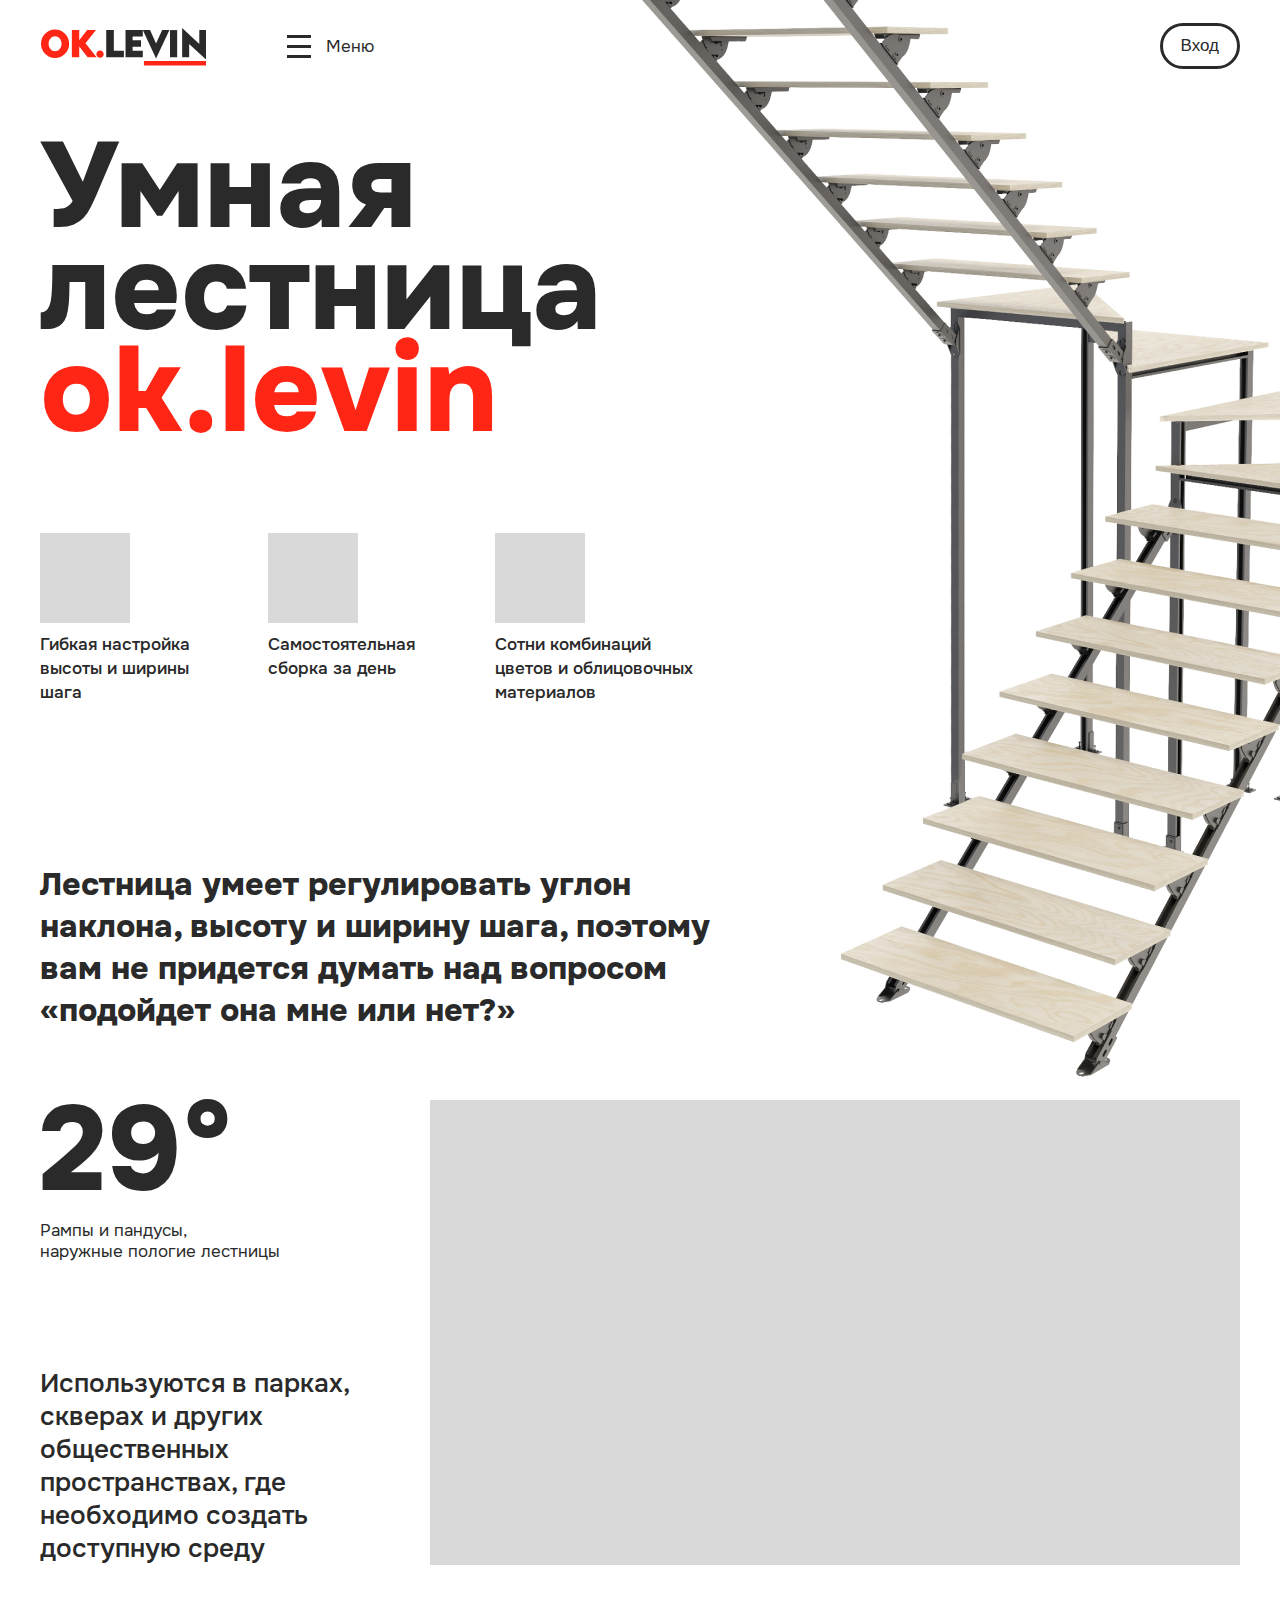
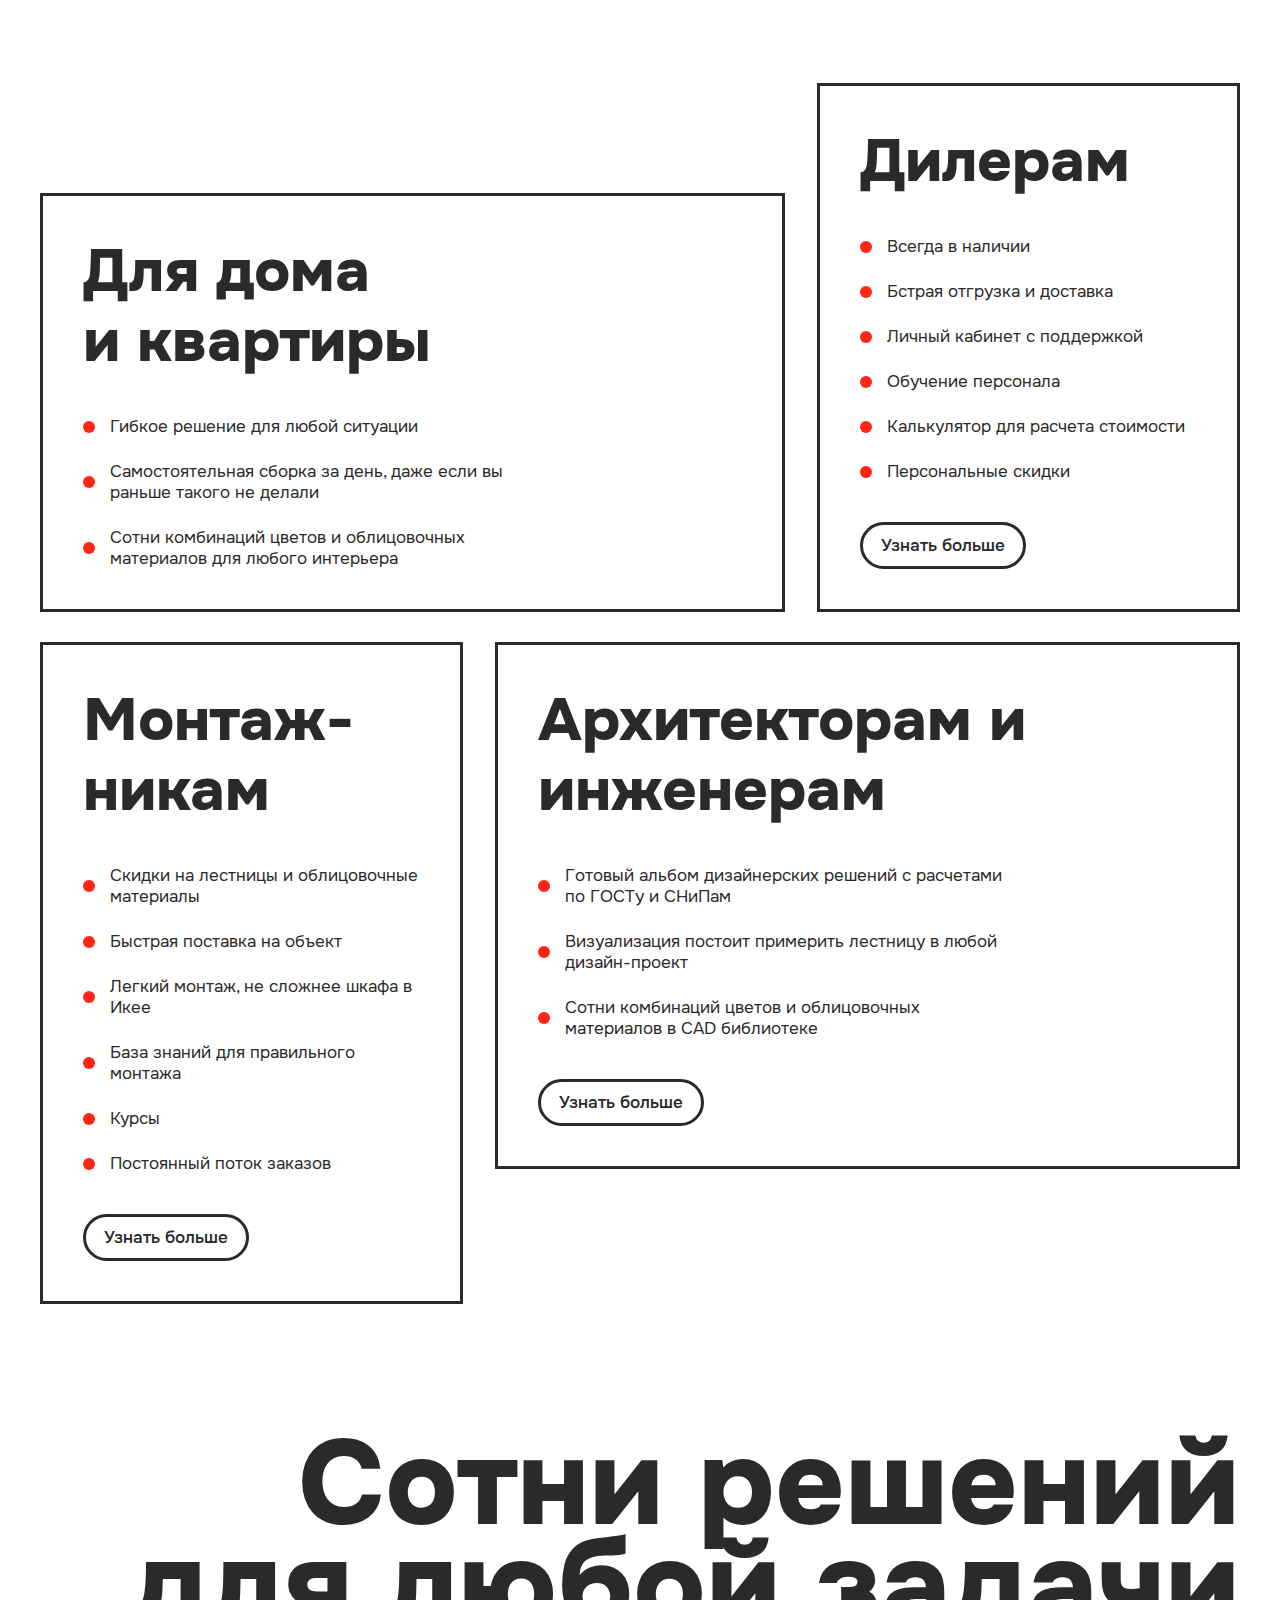
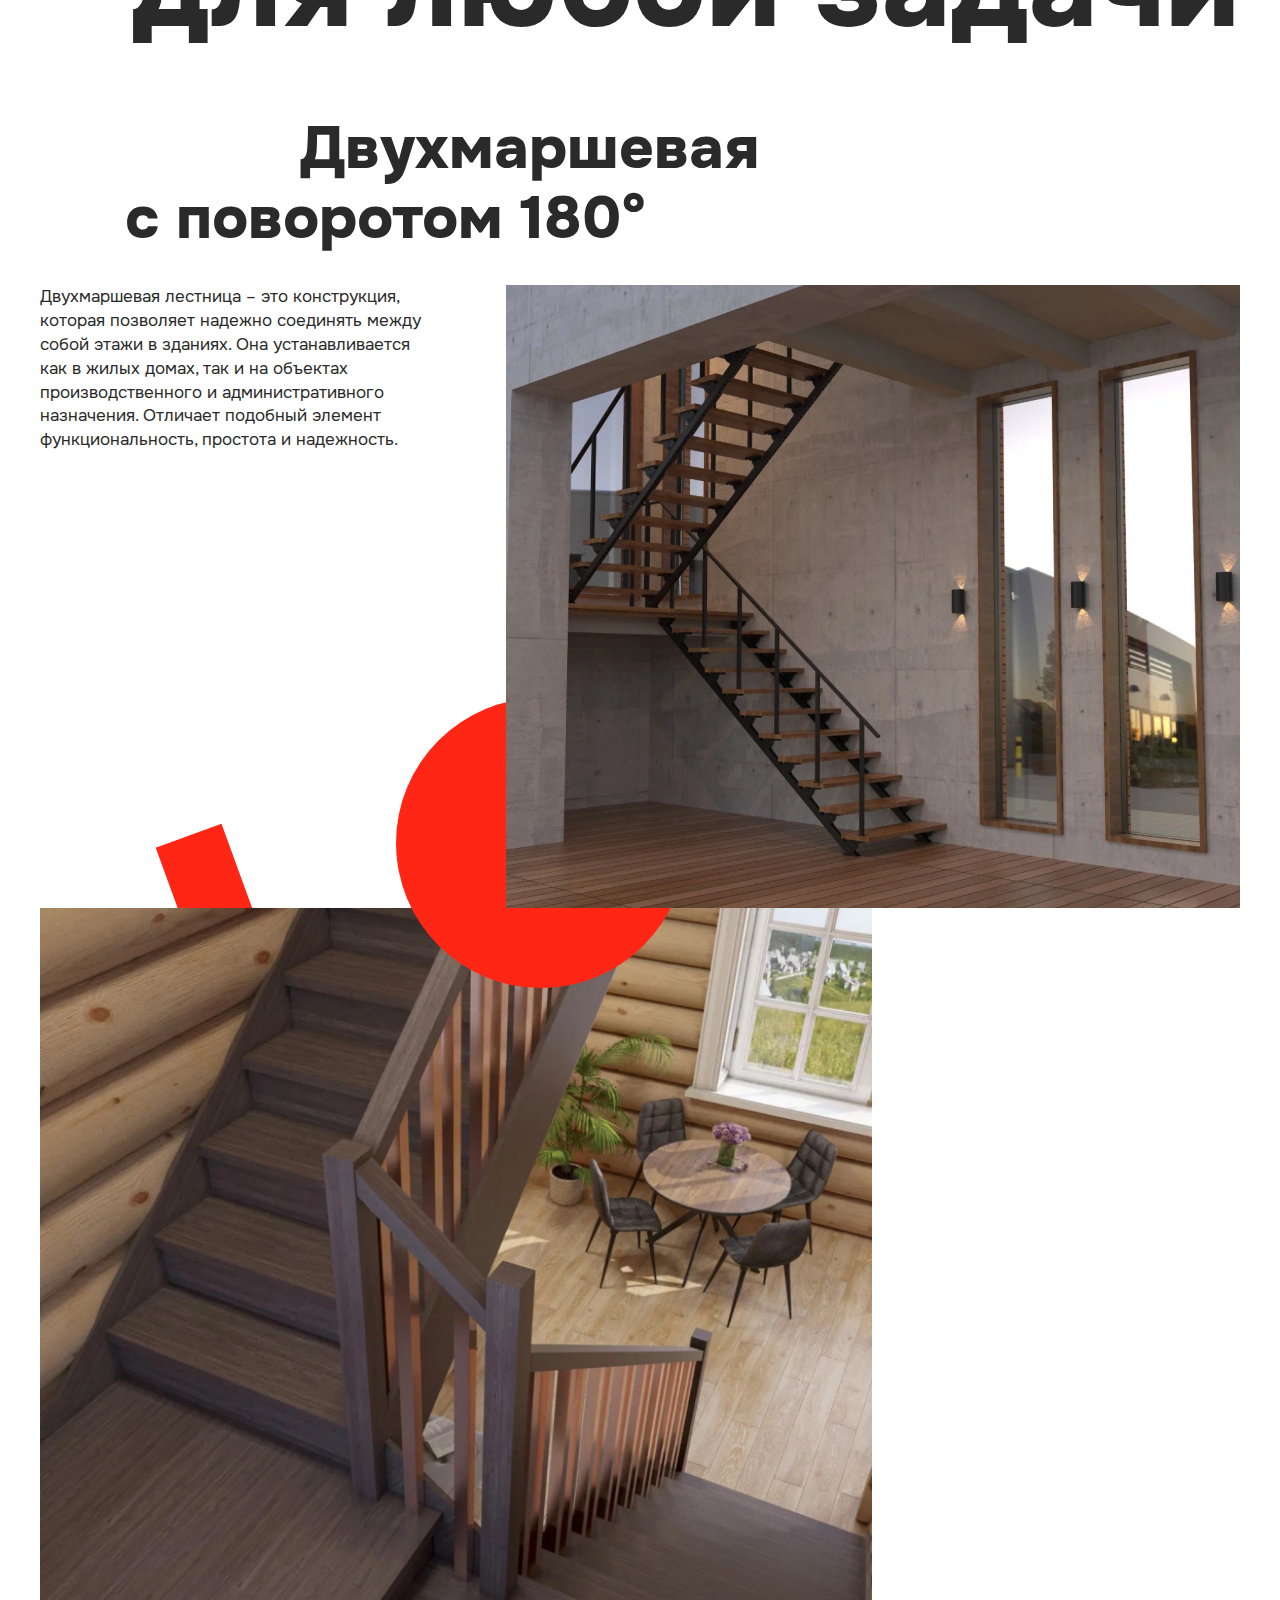
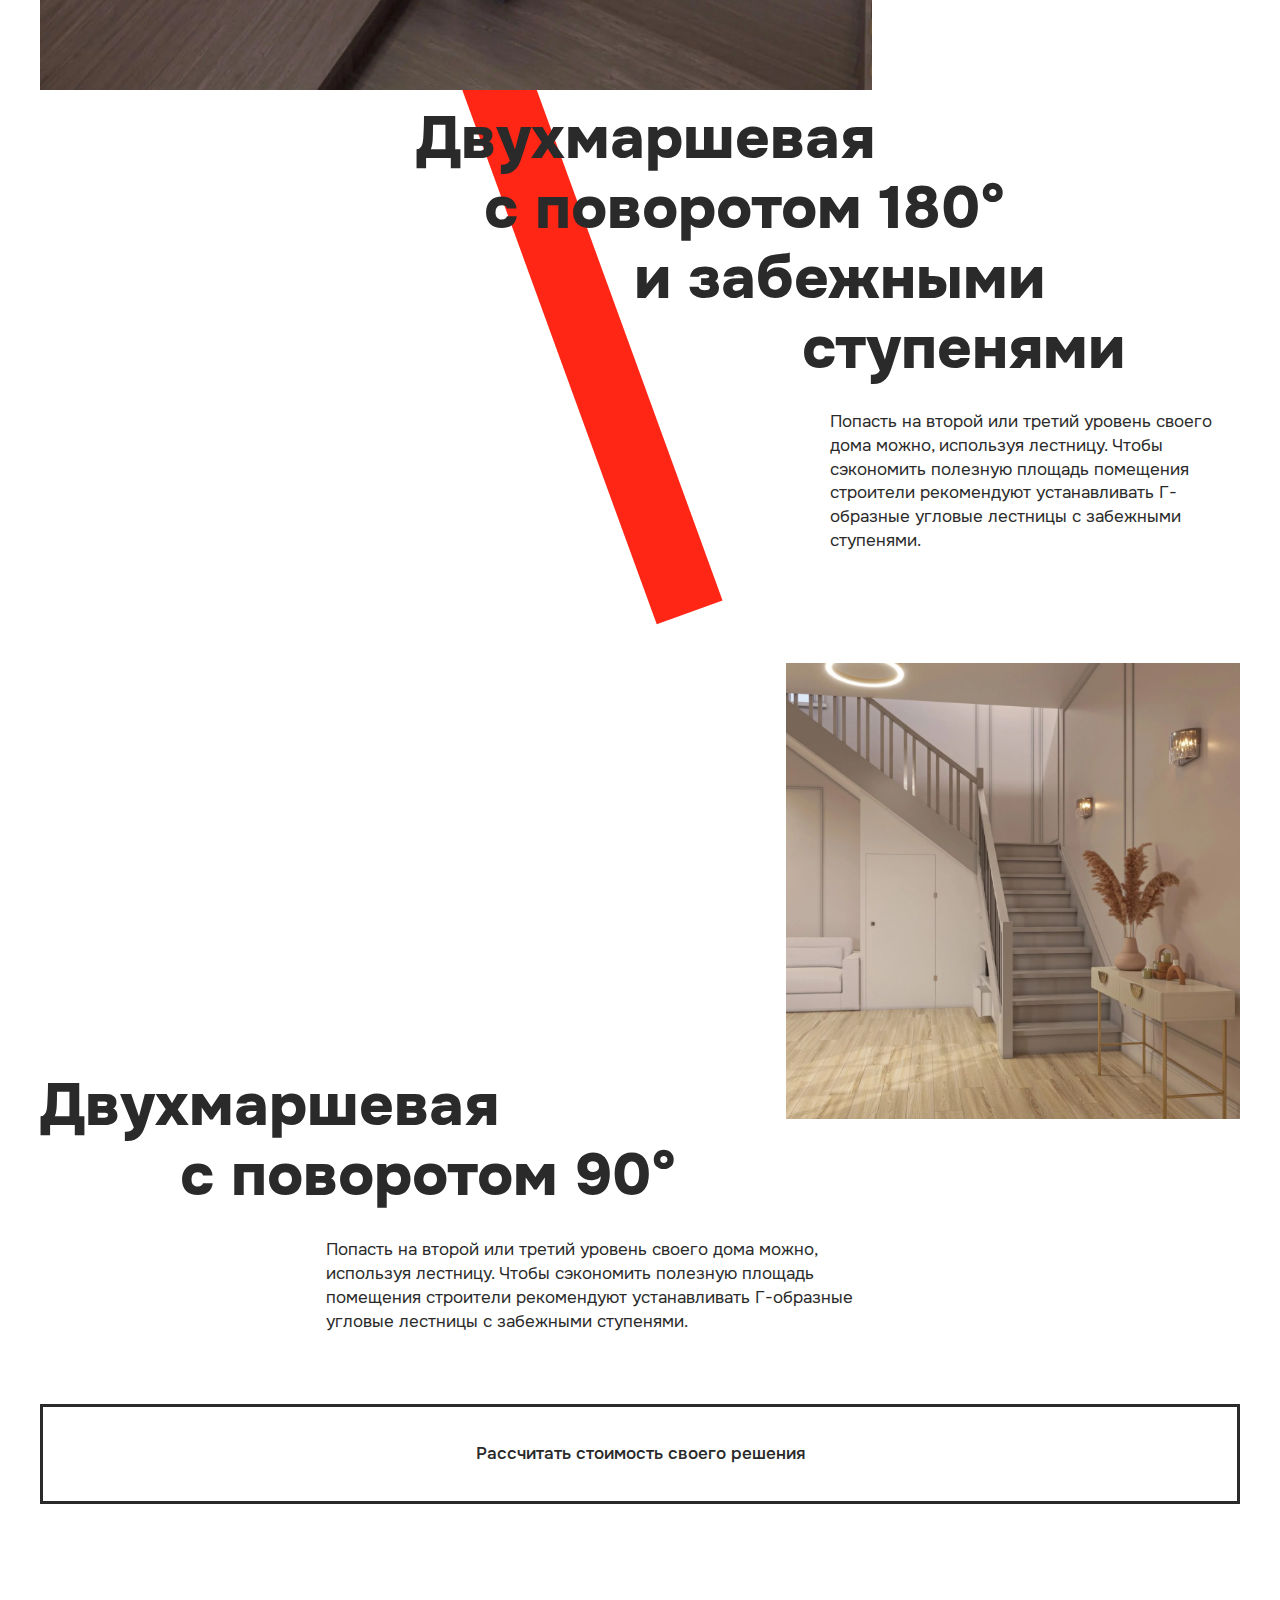
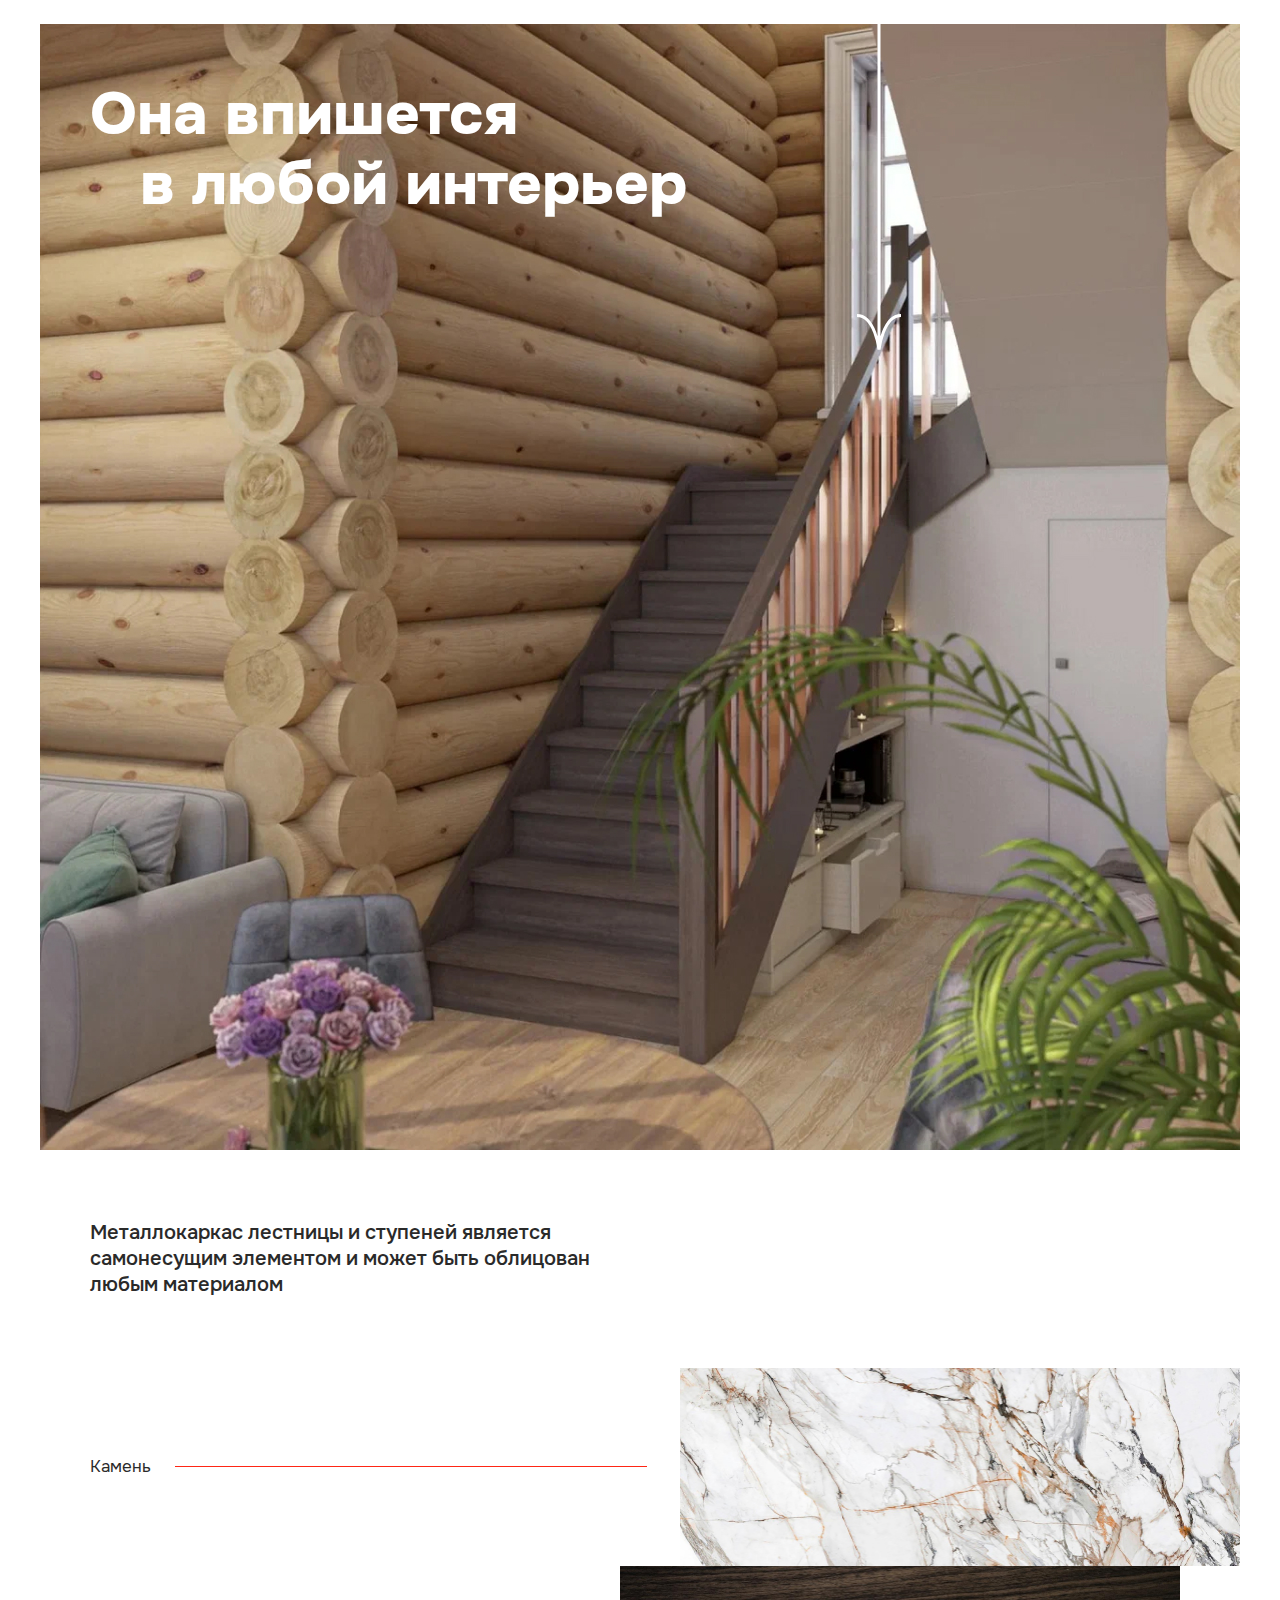
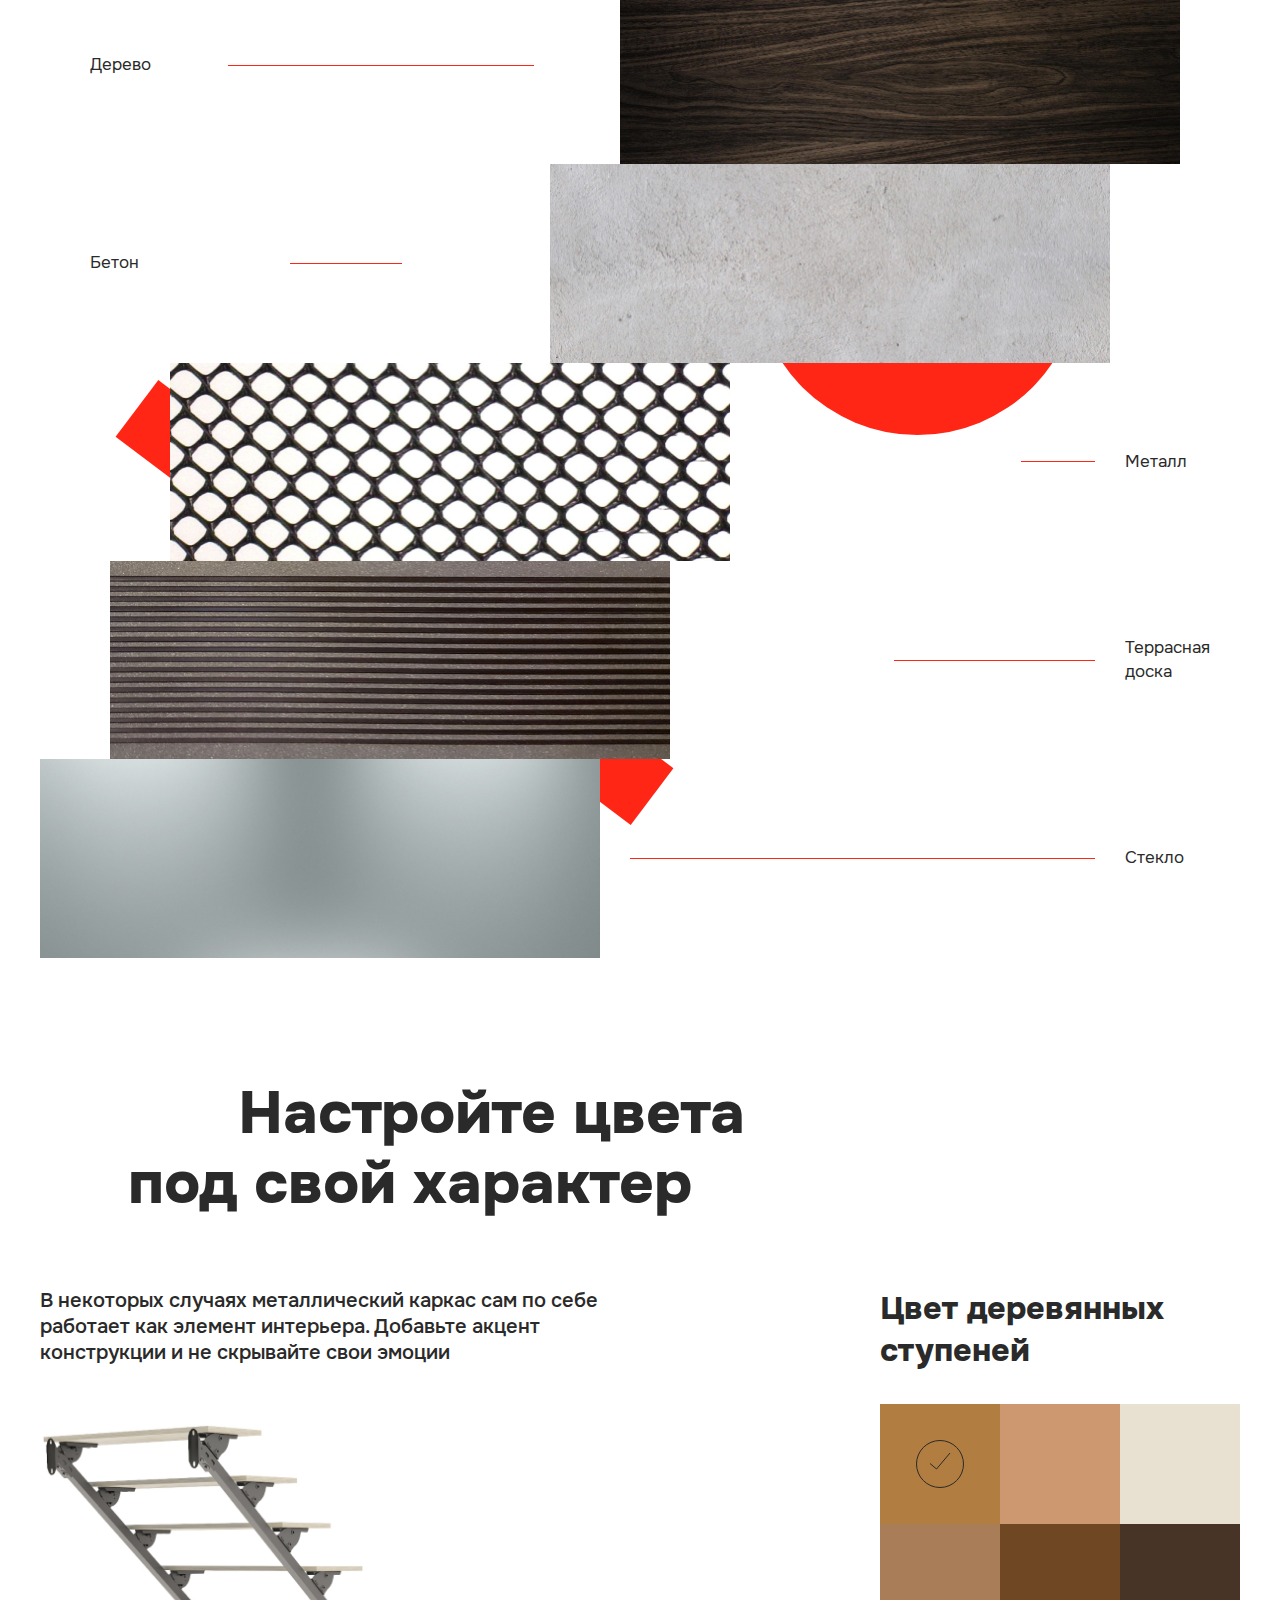
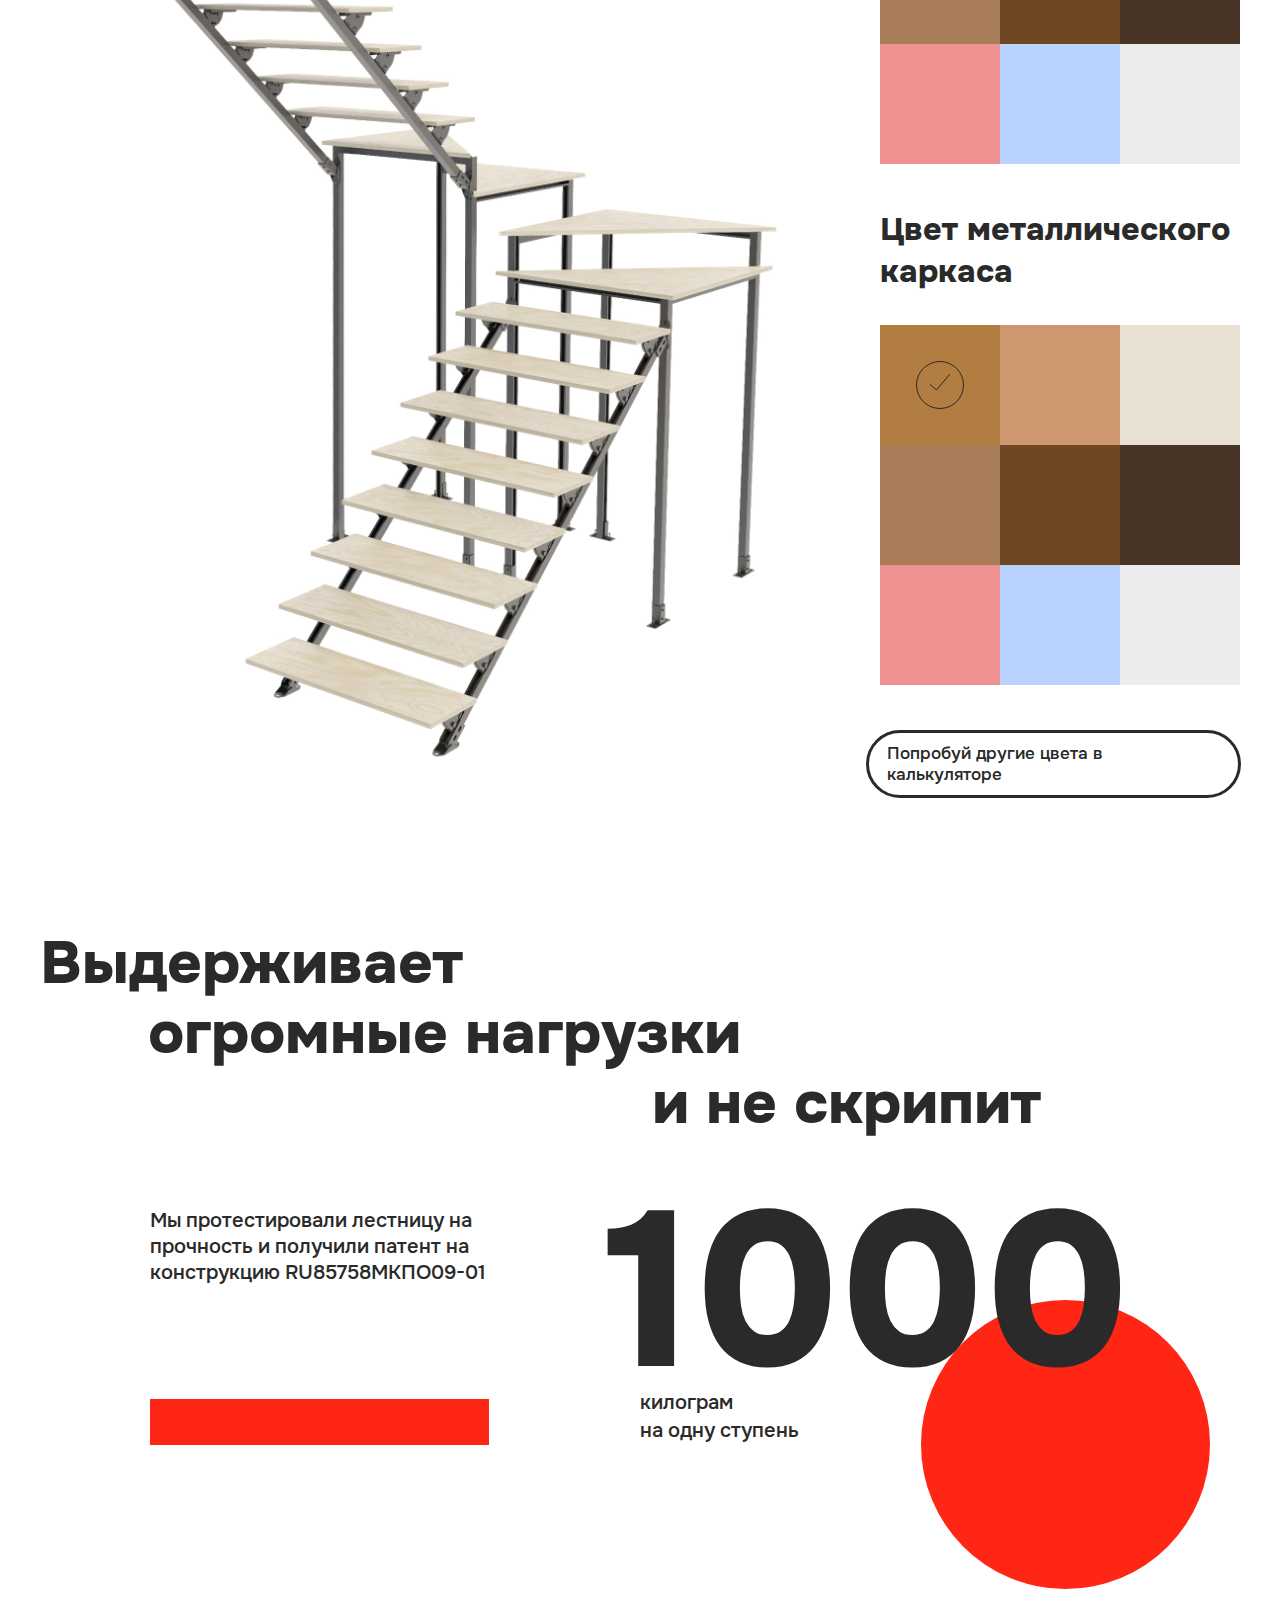
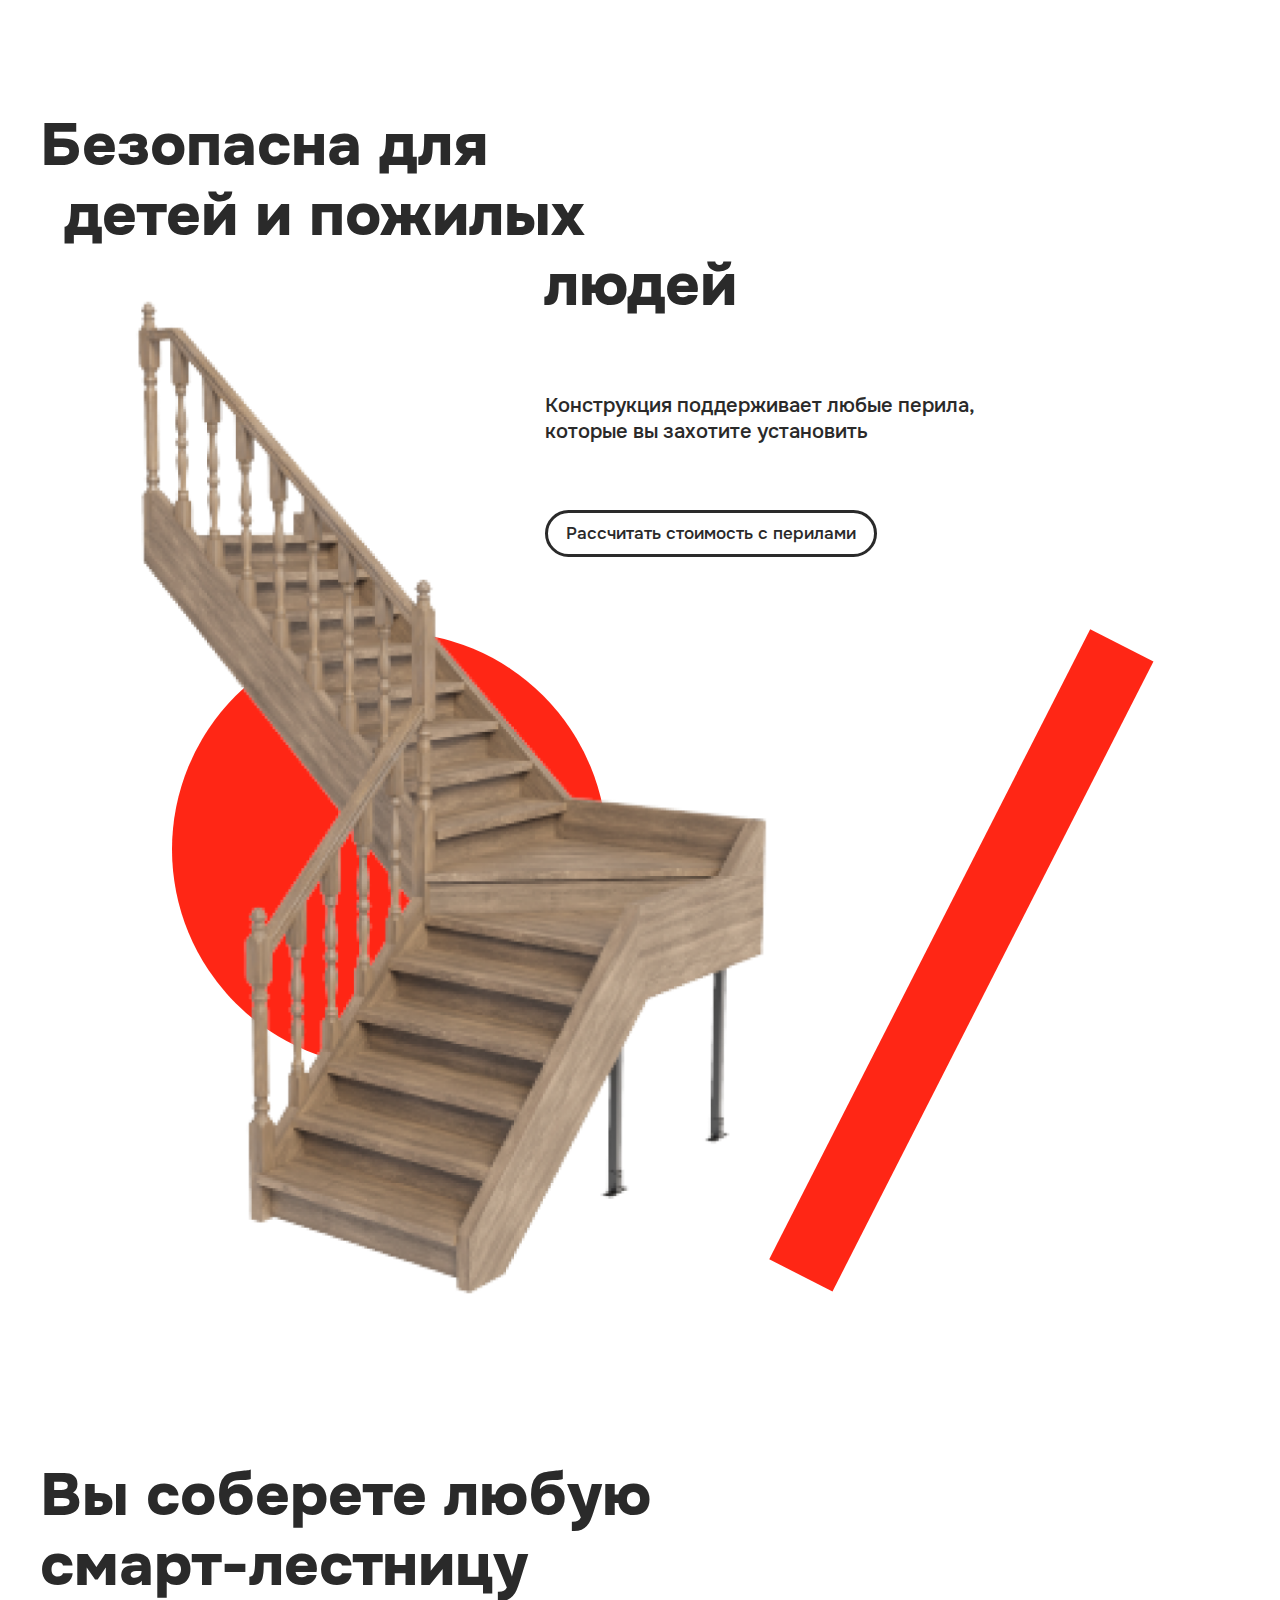
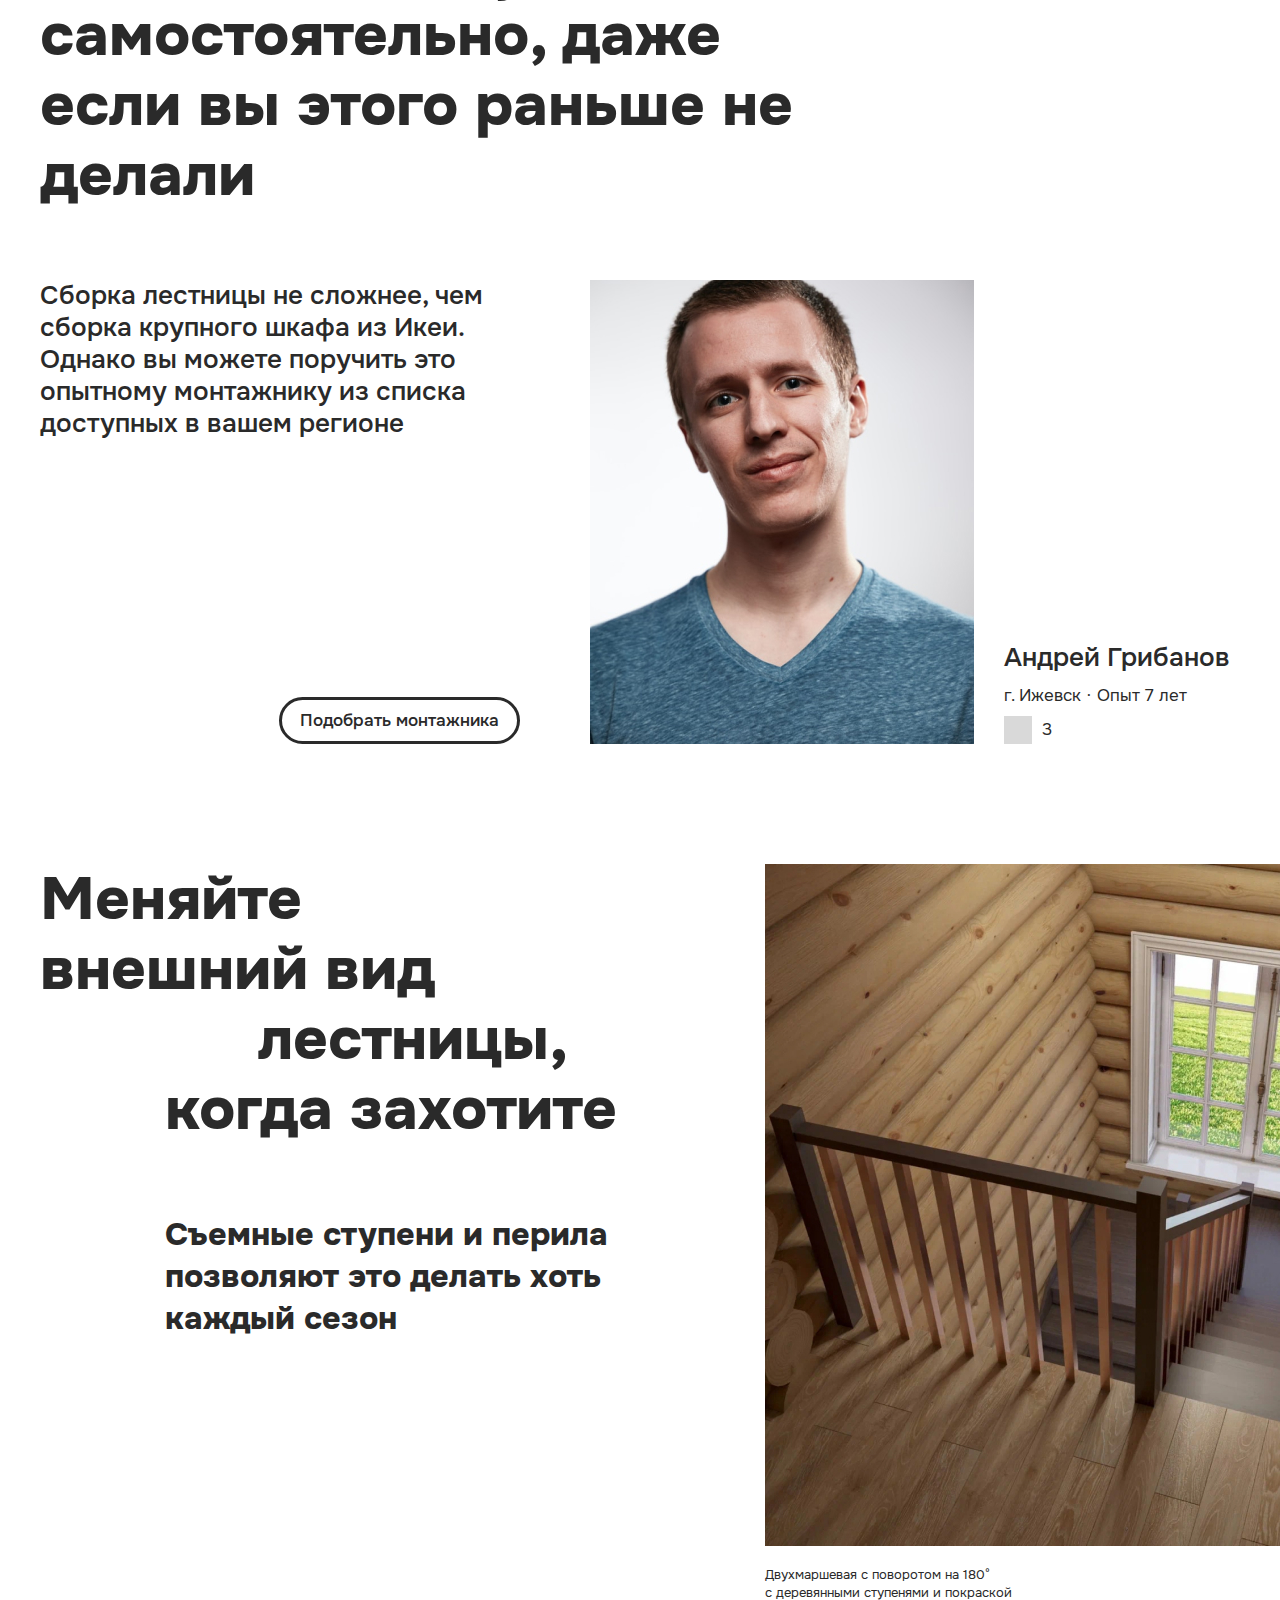
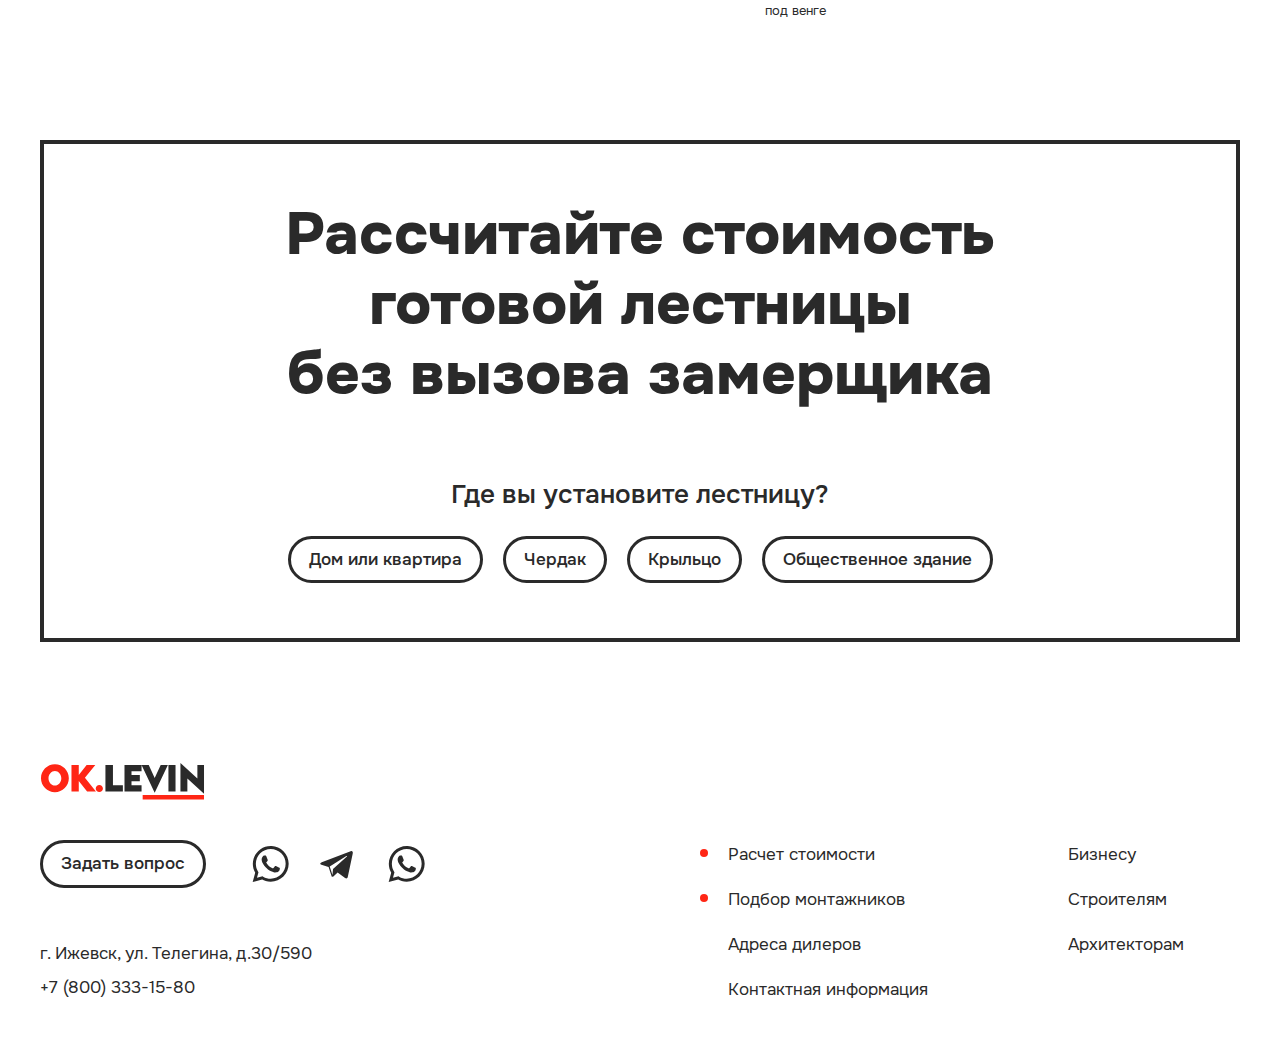
<file: main.html>
<!DOCTYPE html>
<html lang="en">
<head>
    <meta charset="UTF-8">
    <meta name="viewport" content="width=device-width, initial-scale=1.0">
    <link rel="stylesheet" href="./assets/css/fonts.css">
    <link rel="stylesheet" href="./assets/css/style.css">
    <link rel="stylesheet" href="./assets/css/media.css">
    <title>Главная страница</title>
</head>
<body>
    <div class="mainWrapper">
        <div class="topPanel">
            <a href="/" class="logo">
                <img src="./assets/img/logo.svg" alt="logo">
            </a>
            <div class="menu">
                <div class="burger">
                    <span></span>
                    <span></span>
                    <span></span>
                </div>
                <span>Меню</span>
            </div>
            <button class="auth btn">Вход</button>
        </div>
        <div class="topMenu">
            <div class="overlay"></div>
            <div class="topMenuDrop">
                <div class="wrapper">
                    <div class="topMenuBody">
                        <div class="topMenuBig">
                            <a href="#">Дилерам и бизнесу</a>
                            <a href="№">Строителям</a>
                            <a href="№">Архитекторам</a>
                        </div>
                        <div class="topMenuSmall">
                            <a href="#">Расчет стоимости</a>
                            <a href="#">Подбор монтажников</a>
                            <a href="#">Адреса дилеров</a>
                            <a href="#">Контактная информация</a>
                            <div class="contacts">
                                <div class="address">
                                    г. Ижевск, ул. Телегина, д.30/590
                                </div>
                                <a href="tel:+78003331580" class="phone">+7 (800) 333-15-80</a>
                            </div>
                        </div>
                    </div>
                </div>
            </div>
        </div>
        <header class="header">
            <h1 class="mainTitle">
                Умная <br> лестница <br> <span>ok.levin</span>
            </h1>
            <div class="list">
                <div class="listItem">
                    <span></span>
                    <p>Гибкая настройка высоты и ширины <br> шага</p>
                </div>
                <div class="listItem">
                    <span></span>
                    <p>Самостоятельная сборка за день</p>
                </div>
                <div class="listItem">
                    <span></span>
                    <p>Сотни комбинаций цветов и облицовочных материалов </p>
                </div>
            </div>
            <div class="description">
                Лестница умеет регулировать углон наклона, высоту и ширину шага, поэтому вам не придется думать над вопросом «подойдет она мне или нет?»
            </div>
            <div class="image">
                <img src="./assets/img/main.png" alt="main-banner">
            </div>
        </header>
        <main>
            <section class="section">
                <div class="wrap">
                    <div class="sectionAbout">
                        <div class="mainTitle">29°</div>
                        <div class="desc">
                            Рампы и пандусы, <br> наружные пологие лестницы
                        </div>
                        <div class="text">
                            Используются в парках, скверах и других общественных пространствах, где необходимо создать доступную среду
                        </div>
                    </div>
                    <div class="sectionImage"></div>
                </div>
            </section>
            <section class="sectionCards">
                <div class="mainCards">
                    <div class="mainCard big">
                        <div class="title">
                            Для дома <br>
                            и квартиры
                        </div>
                        <ul>
                            <li>Гибкое решение для любой ситуации</li>
                            <li>Самостоятельная сборка за день, даже если вы раньше такого не делали</li>
                            <li>Сотни комбинаций цветов и облицовочных материалов для любого интерьера</li>
                        </ul>
                    </div>
                    <div class="mainCard small">
                        <div class="title">
                            Дилерам
                        </div>
                        <ul>
                            <li>Всегда в наличии</li>
                            <li>Бстрая отгрузка и доставка</li>
                            <li>Личный кабинет с поддержкой</li>
                            <li>Обучение персонала</li>
                            <li>Калькулятор для расчета стоимости</li>
                            <li>Персональные скидки</li>
                        </ul>
                        <a href="#" class="btnMore btn">Узнать больше</a>
                    </div>
                </div>
                <div class="mainCards">
                    <div class="mainCard small">
                        <div class="title">
                            Монтаж-никам
                        </div>
                        <ul>
                            <li>Скидки на лестницы и облицовочные материалы</li>
                            <li>Быстрая поставка на объект</li>
                            <li>Легкий монтаж, не сложнее шкафа в Икее</li>
                            <li>База знаний для правильного монтажа</li>
                            <li>Курсы </li>
                            <li>Постоянный поток заказов</li>
                        </ul>
                        <a href="#" class="btnMore btn">Узнать больше</a>
                    </div>
                    <div class="mainCard big">
                        <div class="title">
                            Архитекторам и инженерам
                        </div>
                        <ul>
                            <li>Готовый альбом дизайнерских решений с расчетами по ГОСТу и СНиПам</li>
                            <li>Визуализация постоит примерить лестницу в любой дизайн-проект</li>
                            <li>Сотни комбинаций цветов и облицовочных материалов в CAD библиотеке</li>
                        </ul>
                        <a href="#" class="btnMore btn">Узнать больше</a>
                    </div>
                </div>
            </section>
            <section class="sectionInfo">
                <div class="mainTitle">
                    Сотни решений для любой задачи
                </div>
                <div class="title">
                    <span>Двухмаршевая</span>
                    <span>с поворотом 180°</span>
                </div>
                <div class="imageWithText">
                    <p>Двухмаршевая лестница – это конструкция, которая позволяет надежно соединять между собой этажи в зданиях. Она устанавливается как в жилых домах, так и на объектах производственного и административного назначения. Отличает подобный элемент функциональность, простота и надежность.</p>
                    <div class="image aroundRed">
                        <img src="./assets/img/img-1.jpg" alt="img-1">
                    </div>
                </div>
                <div class="image imageLeft lineRed">
                    <img src="./assets/img/img-2.jpg" alt="">
                </div>
                <div class="title secondTitle">
                    <span>Двухмаршевая </span>
                    <span>с поворотом 180°</span>
                    <span> и забежными </span>
                    <span>ступенями</span>
                </div>
                <p class="desc right">
                    Попасть на второй или третий уровень своего дома можно, используя лестницу. Чтобы сэкономить полезную площадь помещения строители рекомендуют устанавливать Г-образные угловые лестницы с забежными ступенями.
                </p>
                <div class="image imageRight">
                    <img src="./assets/img/img-3.jpg" alt="">
                </div>
                <div class="title thirdTitle">
                    <span>Двухмаршевая</span>
                    <span>с поворотом 90°</span>
                </div>
                <p class="desc center">
                    Попасть на второй или третий уровень своего дома можно, используя лестницу. Чтобы сэкономить полезную площадь помещения строители рекомендуют устанавливать Г-образные угловые лестницы с забежными ступенями.
                </p>
                <a href="#" class="btnBig">Рассчитать стоимость своего решения</a>
            </section>
            <section class="sectionEffect">
                <div class="sectionEffectImage">
                    <div class="image">
                        <img src="./assets/img/img-4.jpg" alt="img-4">
                    </div>
                    <div class="sectionEffectElement">
                        <div class="title ">
                            <span>Она впишется</span>
                            <span>в любой интерьер</span>
                        </div>
                        <div class="arrow">
                            <img src="./assets/img/arrow.svg" alt="arrow">
                        </div>
                    </div>
                </div>
                <div class="listElements">
                    <p class="desc">
                        Металлокаркас лестницы и ступеней является самонесущим элементом и может 
                        быть облицован любым материалом
                    </p>
                    <div class="list">
                        <div class="listElement">
                            <span class="name">Камень</span>
                            <span class="line"></span>
                            <div class="image">
                                <img src="./assets/img/mat-1.jpg" alt="">
                            </div>
                        </div>
                        <div class="listElement">
                            <span class="name">Дерево</span>
                            <span class="line"></span>
                            <div class="image">
                                <img src="./assets/img/mat-2.jpg" alt="">
                            </div>
                        </div>
                        <div class="listElement">
                            <span class="name">Бетон</span>
                            <span class="line"></span>
                            <div class="image">
                                <img src="./assets/img/mat-3.jpg" alt="">
                            </div>
                        </div>
                        <div class="listElement">
                            <div class="image">
                                <img src="./assets/img/mat-4.png" alt="">
                            </div>
                            <span class="line"></span>
                            <span class="name">Металл</span>
                        </div>
                        <div class="listElement">
                            <div class="image">
                                <img src="./assets/img/mat-5.jpg" alt="">
                            </div>
                            <span class="line"></span>
                            <span class="name">Террасная <br> доска</span>
                        </div>
                        <div class="listElement">
                            <div class="image">
                                <img src="./assets/img/mat-6.jpg" alt="">
                            </div>
                            <span class="line"></span>
                            <span class="name">Стекло</span>
                        </div>
                    </div>
                </div>
            </section>
            <section class="sectionColors">
                <div class="title">
                    <span>Настройте цвета </span>
                    <span>под свой характер</span>
                </div>
                <div class="wrap">
                    <div class="stairsList">
                        <div class="stairsItem active">
                            <p class="desc">
                                В некоторых случаях металлический каркас сам по себе работает как элемент интерьера. Добавьте акцент конструкции и не скрывайте свои эмоции 
                            </p>
                            <div class="stars image">
                                <img src="./assets/img/stairs-1.png" alt="">
                            </div>
                        </div>
                        <div class="stairsItem">
                            <p class="desc">
                                В некоторых случаях металлический каркас сам по себе работает как элемент интерьера. Добавьте акцент конструкции и не скрывайте свои эмоции 
                            </p>
                            <div class="stars image">
                                <img src="./assets/img/stairs-1.png" alt="">
                            </div>
                        </div>
                        <div class="stairsItem">
                            <p class="desc">
                                В некоторых случаях металлический каркас сам по себе работает как элемент интерьера. Добавьте акцент конструкции и не скрывайте свои эмоции 
                            </p>
                            <div class="stars image">
                                <img src="./assets/img/stairs-1.png" alt="">
                            </div>
                        </div>
                    </div>
                    <div class="colorsSidebar">
                        <div class="stairsColor">
                            <div class="colorsSidebarTitle">
                                Цвет деревянных ступеней
                            </div>
                            <div class="colorList">
                                <label class="colorItem">
                                    <input type="radio" name="color" data-color="color1" checked>
                                </label>
                                <label class="colorItem">
                                    <input type="radio" name="color" data-color="color2">
                                </label>
                                <label class="colorItem">
                                    <input type="radio" name="color" data-color="color3">
                                </label>
                                <label class="colorItem">
                                    <input type="radio" name="color" data-color="color4">
                                </label>
                                <label class="colorItem">
                                    <input type="radio" name="color" data-color="color5">
                                </label>
                                <label class="colorItem">
                                    <input type="radio" name="color" data-color="color6">
                                </label>
                                <label class="colorItem">
                                    <input type="radio" name="color" data-color="color7">
                                </label>
                                <label class="colorItem">
                                    <input type="radio" name="color" data-color="color8">
                                </label>
                                <label class="colorItem">
                                    <input type="radio" name="color" data-color="color9">
                                </label>
                            </div>
                        </div>
                        <div class="stairsColor">
                            <div class="colorsSidebarTitle">
                                Цвет металлического каркаса
                            </div>
                            <div class="colorList">
                                <label class="colorItem">
                                    <input type="radio" name="color-metal" data-color="color1" checked>
                                </label>
                                <label class="colorItem">
                                    <input type="radio" name="color-metal" data-color="color2">
                                </label>
                                <label class="colorItem">
                                    <input type="radio" name="color-metal" data-color="color3">
                                </label>
                                <label class="colorItem">
                                    <input type="radio" name="color-metal" data-color="color4">
                                </label>
                                <label class="colorItem">
                                    <input type="radio" name="color-metal" data-color="color5">
                                </label>
                                <label class="colorItem">
                                    <input type="radio" name="color-metal" data-color="color6">
                                </label>
                                <label class="colorItem">
                                    <input type="radio" name="color-metal" data-color="color7">
                                </label>
                                <label class="colorItem">
                                    <input type="radio" name="color-metal" data-color="color8">
                                </label>
                                <label class="colorItem">
                                    <input type="radio" name="color-metal" data-color="color9">
                                </label>
                            </div>
                        </div>
                        <a href="#" class="btn">
                            Попробуй другие цвета в калькуляторе
                        </a>
                    </div>
                </div>
            </section>
            <section class="sectionWeight">
                <div class="title">
                    <span>Выдерживает </span>
                    <span>огромные нагрузки</span>
                    <span>и не скрипит</span>
                </div>
                <div class="wrap">
                    <p class="desc">
                        Мы протестировали лестницу на прочность и получили патент на конструкцию RU85758МКПО09-01
                    </p>
                    <div class="weight">
                        <span>1000</span>
                        <p>
                            килограм <br> на одну ступень
                        </p>
                    </div>
                </div>
            </section>
            <section class="sectionSafety">
                <div class="title">
                    <span>Безопасна для</span>
                    <span>детей и пожилых</span>
                    <span>людей</span>
                </div>
                <div class="image">
                    <img src="./assets/img/stairs-price.png" alt="">
                    <div class="sectionSafetyWrap">
                        <p class="desc">
                            Конструкция поддерживает любые перила, которые вы захотите установить  
                        </p>
                        <a href="#" class="btn">
                            Рассчитать стоимость с перилами
                        </a>
                    </div>
                </div>
            </section>
            <section class="sectionPersonal">
                <div class="title">
                    Вы соберете любую смарт-лестницу самостоятельно, даже если вы этого раньше не делали
                </div>
                <div class="wrap">
                    <div class="sectionPersonalAbout">
                        <p class="desc">
                            Сборка лестницы не сложнее, чем сборка крупного шкафа из Икеи. Однако вы можете поручить это опытному монтажнику 
    из списка доступных в вашем регионе
                        </p>
                        <a href="#" class="btn">
                            Подобрать монтажника
                        </a>
                    </div>
                    <div class="sectionPersonalItem">
                        <div class="image">
                            <img src="./assets/img/personal.jpg" alt="personal">
                        </div>
                        <div class="data">
                            <div class="name">Андрей Грибанов</div>
                            <div class="info">г. Ижевск &#183; Опыт 7 лет</div>
                            <div class="count">
                                <span></span>
                                <span>3</span>
                            </div>
                        </div>
                    </div>
                </div>
            </section>
            <section class="sectionChangeStairs">
                <div class="wrap">
                    <div class="about">
                        <div class="title">
                            <span>Меняйте</span>
                            <span>внешний вид </span>
                            <span>лестницы, </span>
                            <span>когда захотите</span>
                        </div>
                        <p class="desc">
                            Съемные ступени и перила <br>
                            позволяют это делать хоть <br>
                            каждый сезон
                        </p>
                    </div>
                    <div class="stairs">
                        <div class="image">
                            <img src="./assets/img/img-5.jpg" alt="">
                        </div>
                        <p class="desc">
                            Двухмаршевая с поворотом на 180° <br>
                            с деревянными ступенями и покраской <br>
                            под венге
                        </p>
                    </div>
                </div>
            </section>
            <section class="sectionOffers">
                <div class="offer">
                    <div class="title">
                        Рассчитайте стоимость <br> готовой лестницы <br> без вызова замерщика
                    </div>
                    <p class="desc">
                        Где вы установите лестницу?
                    </p>
                    <div class="wrap">
                        <a href="#" class="btn">
                            Дом или квартира
                        </a>
                        <a href="#" class="btn">
                            Чердак
                        </a>
                        <a href="#" class="btn">
                            Крыльцо
                        </a>
                        <a href="#" class="btn">
                            Общественное здание
                        </a>
                    </div>
                </div>
            </section>
        </main>
        <footer class="footer">
            <div class="footerAbout">
                <a href="/" class="logo">
                    <img src="./assets/img/logo.svg" alt="logo">
                </a>
                <div class="wrap">
                    <a href="#" class="btn">
                        Задать вопрос
                    </a>
                    <div class="socialLinks">                    
                        <a href="#" class="social">
                            <img src="./assets/img/wapp.svg" alt="">
                        </a>
                        <a href="#" class="social">
                            <img src="./assets/img/tlgrm.svg" alt="">
                        </a>
                        <a href="#" class="social">
                            <img src="./assets/img/wapp.svg" alt="">
                        </a>
                    </div>
                </div>
                <div class="contacts">
                    <div class="address">
                        г. Ижевск, ул. Телегина, д.30/590
                    </div>
                    <a href="tel:+78003331580" class="phone">+7 (800) 333-15-80</a>
                </div>
            </div>
            <div class="footerMenu">
                <a href="#" class="dots">Расчет стоимости</a>
                <a href="#">Бизнесу</a>
                <a href="#" class="dots">Подбор монтажников</a>
                <a href="#">Строителям</a>
                <a href="#">Адреса дилеров</a>
                <a href="#">Архитекторам</a>
                <a href="#">Контактная информация</a>
            </div>
        </footer>
    </div>
    <script src="./assets/js/script.js"></script>
</body>
</html>
</file>
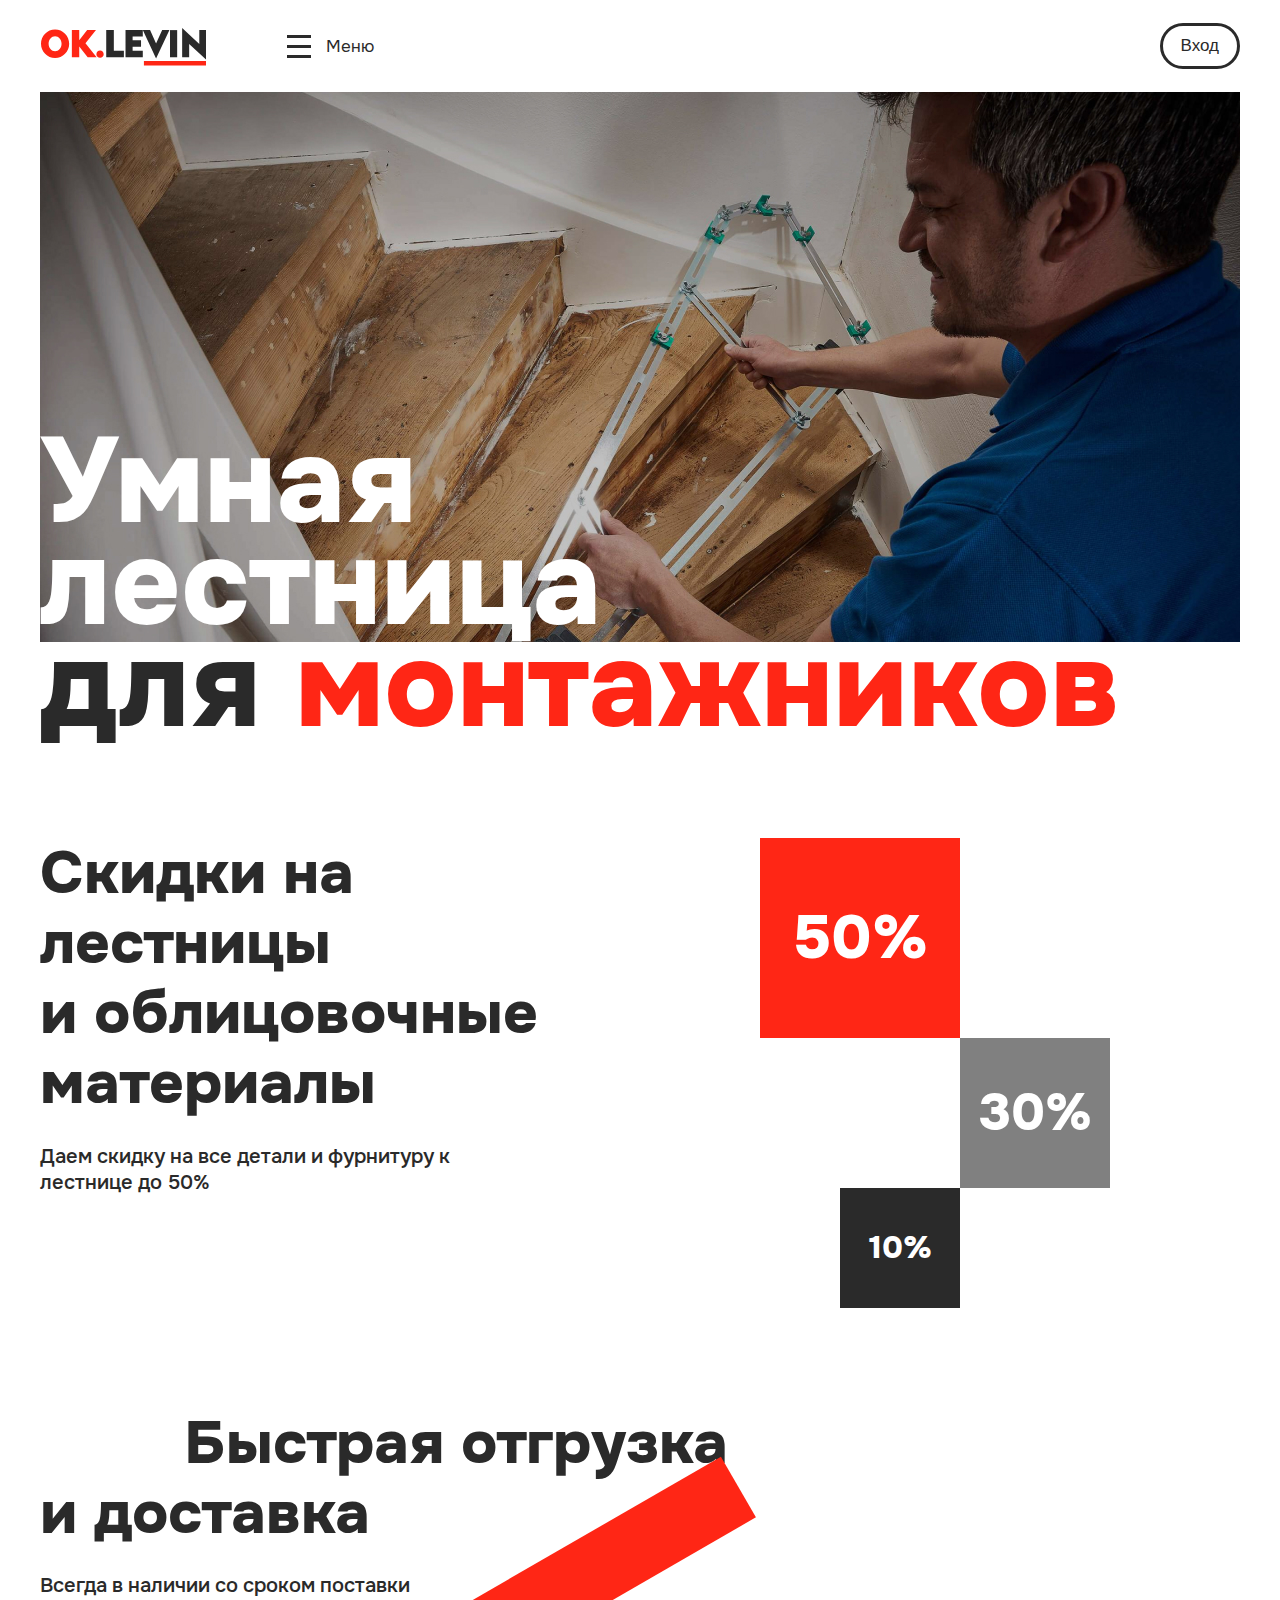
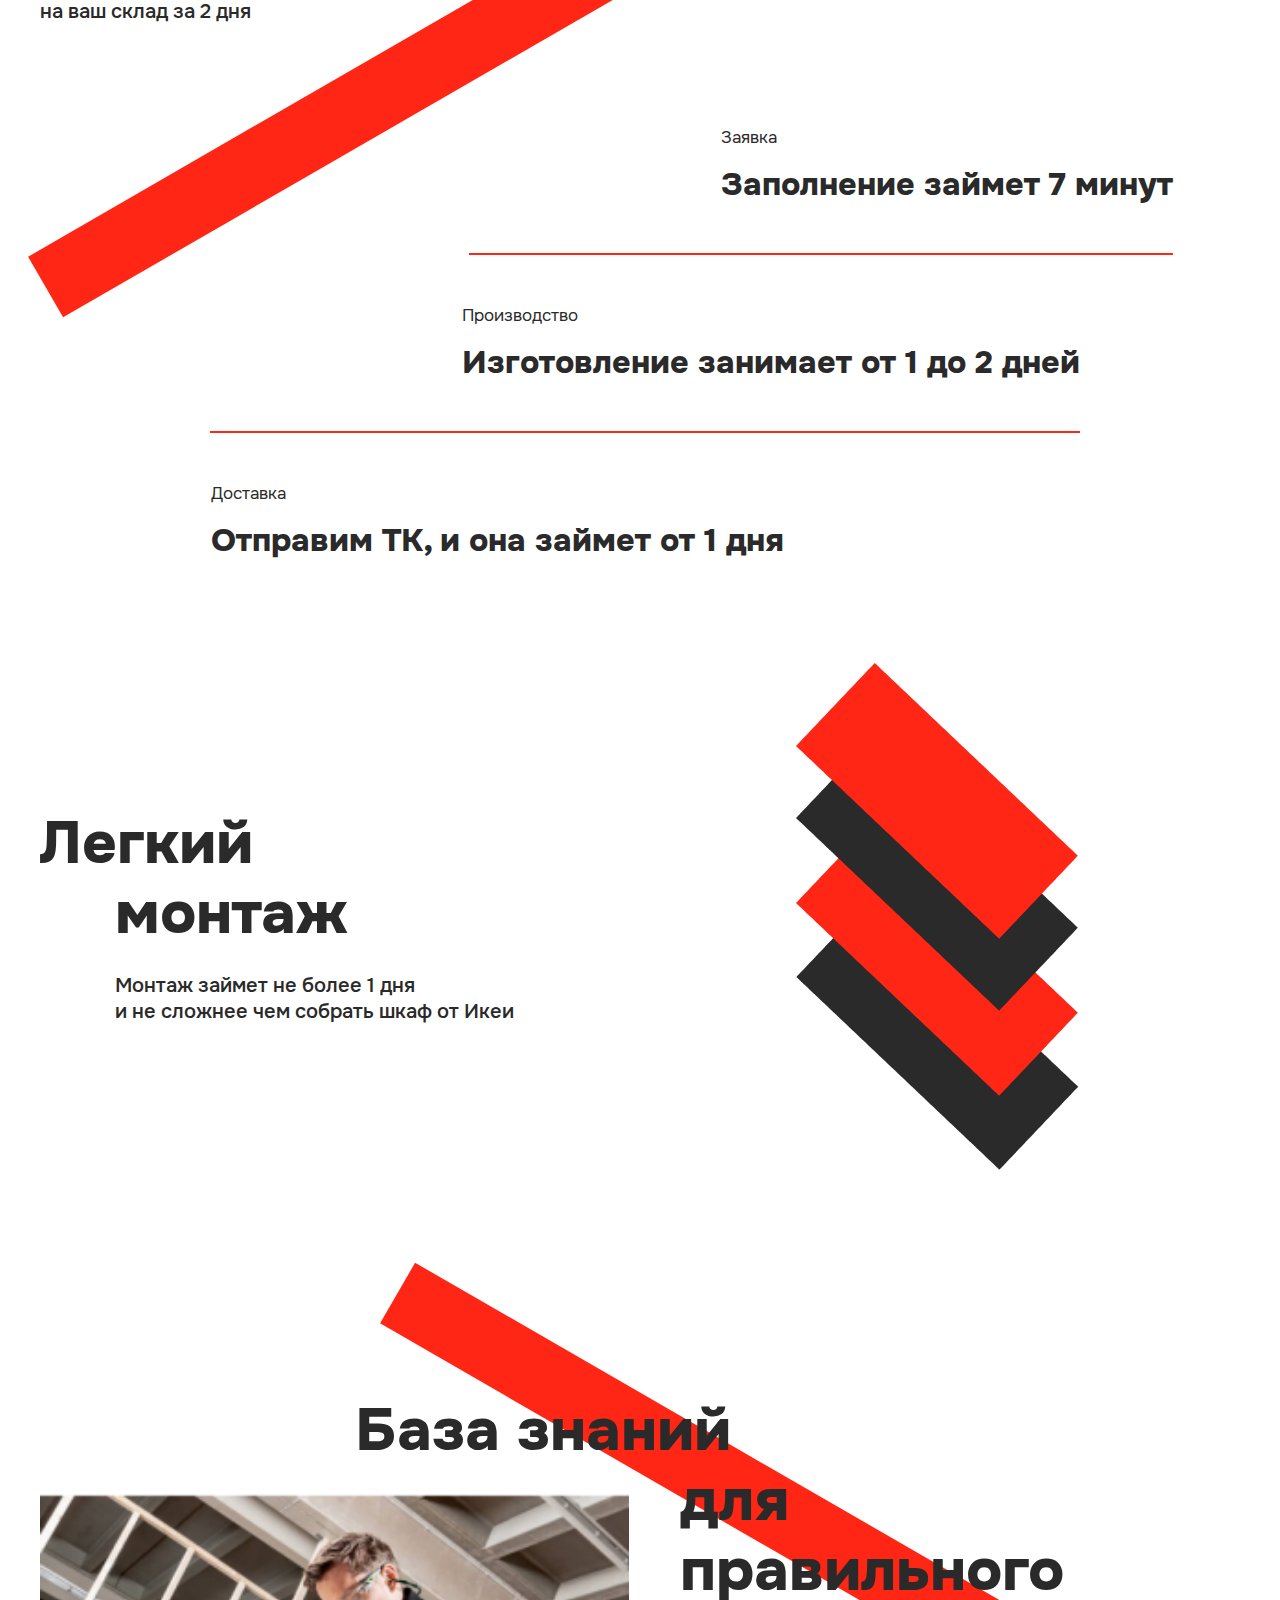
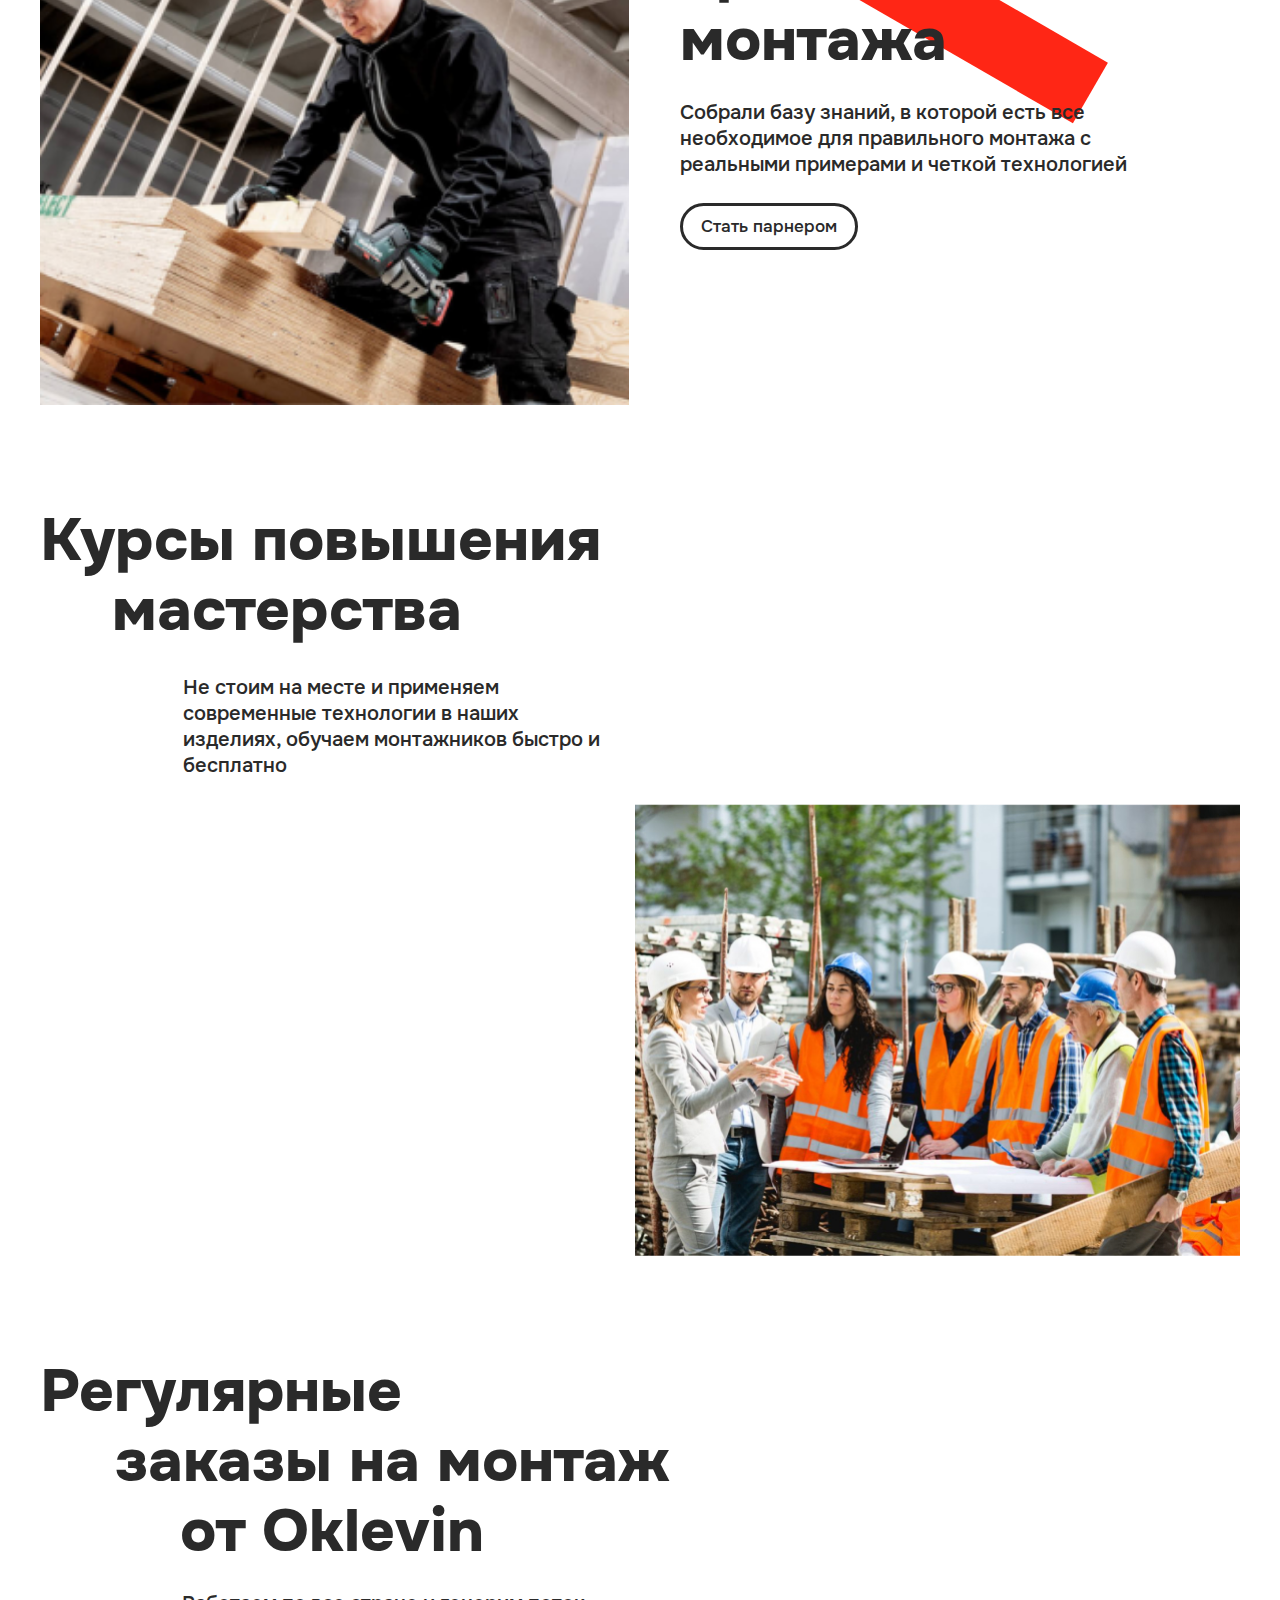
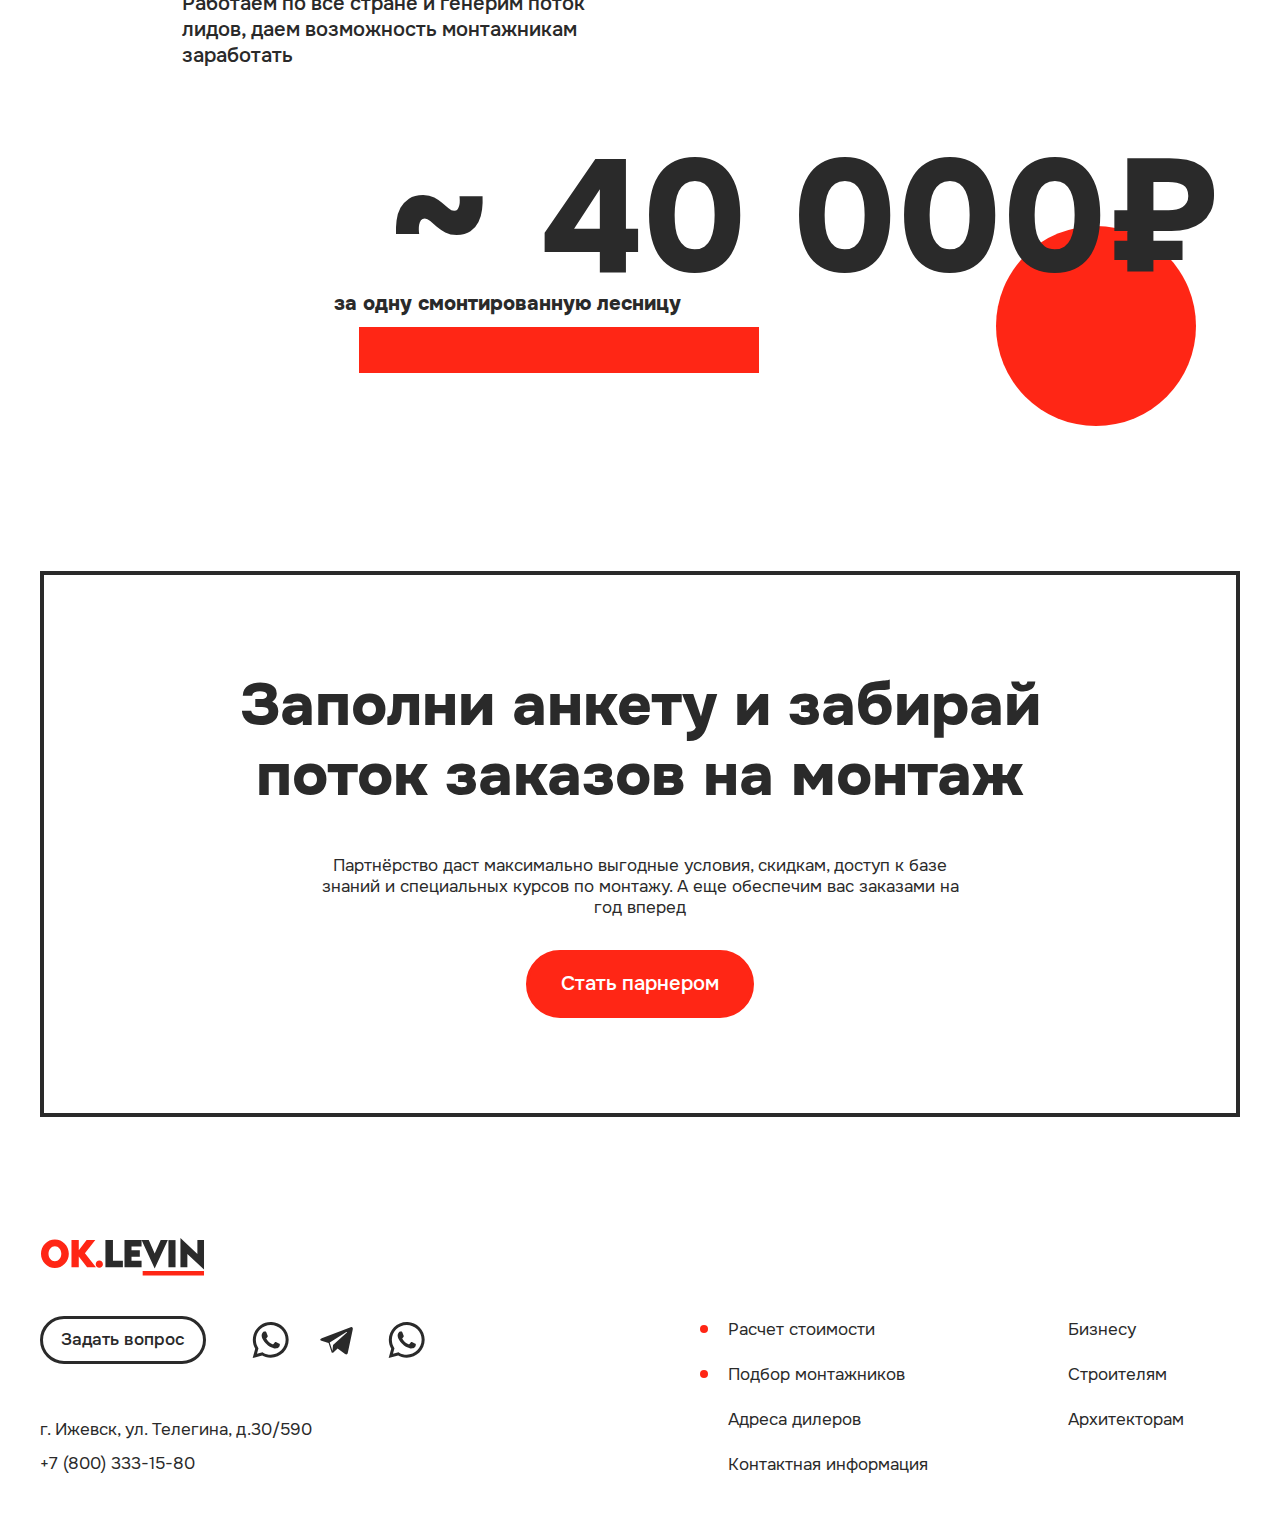
<file: montaz.html>
<!DOCTYPE html>
<html lang="en">
<head>
    <meta charset="UTF-8">
    <meta name="viewport" content="width=device-width, initial-scale=1.0">
    <link rel="stylesheet" href="./assets/css/fonts.css">
    <link rel="stylesheet" href="./assets/css/style.css">
    <link rel="stylesheet" href="./assets/css/media.css">
    <title>Главная страница</title>
</head>
<body>
    <div class="mainWrapper">
        <div class="topPanel">
            <a href="/" class="logo">
                <img src="./assets/img/logo.svg" alt="logo">
            </a>
            <div class="menu">
                <div class="burger">
                    <span></span>
                    <span></span>
                    <span></span>
                </div>
                <span>Меню</span>
            </div>
            <button class="auth btn">Вход</button>
        </div>
        <div class="topMenu">
            <div class="overlay"></div>
            <div class="topMenuDrop">
                <div class="wrapper">
                    <div class="topMenuBody">
                        <div class="topMenuBig">
                            <a href="#">Дилерам и бизнесу</a>
                            <a href="№">Строителям</a>
                            <a href="№">Архитекторам</a>
                        </div>
                        <div class="topMenuSmall">
                            <a href="#">Расчет стоимости</a>
                            <a href="#">Подбор монтажников</a>
                            <a href="#">Адреса дилеров</a>
                            <a href="#">Контактная информация</a>
                            <div class="contacts">
                                <div class="address">
                                    г. Ижевск, ул. Телегина, д.30/590
                                </div>
                                <a href="tel:+78003331580" class="phone">+7 (800) 333-15-80</a>
                            </div>
                        </div>
                    </div>
                </div>
            </div>
        </div>
        <!-- Добавил класс к header, так как на трехъ станицах есть баннер 
            и заголовок приоберетает три цвета
        -->
        <header class="header headerInner">
            <div class="banner">
                <img src="./assets/img/banner-2.jpg" alt="banner">
            </div>
            <h1 class="mainTitle">
                <div class="white">Умная <br> лестница</div> для <span>монтажников</span>
            </h1>
        </header>
        <main>
            
            <section class="sectionDiscounts">
                <div class="wrap">
                    <div class="wrapBlock">
                        <div class="title">
                            <span>Скидки на</span> 
                            <span>лестницы</span> 
                            <span>и облицовочные</span> 
                            <span>материалы</span> 
                        </div>
                        <p class="descSection">
                            Даем скидку на все детали и фурнитуру к лестнице до 50%
                        </p>
                    </div>
                    <div class="wrapBlock">
                        <div class="tiles">
                            <div class="tile">50%</div>
                            <div class="tile"></div>
                            <div class="tile"></div>
                            <div class="tile">30%</div>
                            <div class="tile">10%</div>
                            <div class="tile"></div>
                        </div>
                    </div>
                </div>
            </section>
            <section class="sectionDelivery">
                <div class="title">
                    <span>Быстрая отгрузка</span>
                    <span>и доставка</span>
                </div>
                <p class="descSection">
                    Всегда в наличии со сроком поставки на ваш склад за 2 дня
                </p>
                <div class="deliveryList">
                    <div class="deliveryItem">
                        <span>Заявка</span>
                        <p>Заполнение займет 7 минут</p>
                    </div>
                    <div class="deliveryItem">
                        <span>Производство</span>
                        <p>Изготовление занимает от 1 до 2 дней</p>
                    </div>
                    <div class="deliveryItem">
                        <span>Доставка</span>
                        <p>Отправим ТК, и она займет от 1 дня</p>
                    </div>
                </div>
            </section>
            <section class="sectionMontaj">
                <div class="wrap">
                    <div class="wrapBlock">
                        <div class="title">
                            <span>Легкий</span>
                            <span>монтаж</span>
                        </div>
                        <p class="descSection">
                            Монтаж займет не более 1 дня <br>
                            и не сложнее чем собрать шкаф от Икеи
                        </p>
                    </div>
                    <div class="wrapBlock">
                        <div class="image">
                            <img src="./assets/img/montaj.png" alt="montaj">
                        </div>
                    </div>
                </div>
            </section>
            <section class="sectionWiki">
                <div class="wrap">
                    <div class="wrapBlock">
                        <div class="image">
                            <img src="./assets/img/wiki.jpg" alt="wiki">
                        </div>
                    </div>
                    <div class="wrapBlock">
                        <div class="title">
                            <span>База знаний</span>
                            <span>для</span>
                            <span>правильного</span>
                            <span>монтажа</span>
                        </div> 
                        <p class="descSection">
                            Собрали базу знаний, в которой есть все необходимое для правильного монтажа с реальными примерами и четкой технологией
                        </p>       
                        <a href="#" class="btn">
                            Стать парнером
                        </a>
                    </div>
                </div>
            </section>
            <section class="sectionStudy">
                <div class="title">
                    <span>Курсы повышения</span>
                    <span>мастерства</span>
                </div>
                <p class="descSection">
                    Не стоим на месте и применяем современные технологии в наших изделиях, обучаем монтажников быстро и бесплатно
                </p>
                <div class="image">
                    <img src="./assets/img/study-1.jpg" alt="study">
                </div>
            </section>
            <section class="sectionProfit">
                <div class="title">
                    <span>Регулярные </span>
                    <span>заказы на монтаж</span>
                    <span>от Oklevin</span>
                </div>
                <p class="descSection">
                    Работаем по все стране и генерим поток лидов, даем возможность монтажникам заработать
                </p>
                <div class="profit">
                    ~ 40 000₽
                    <span>за одну смонтированную лесницу</span>
                </div>
            </section>
            <!-- 
            Здесь добавил к sectionOffers класс innerOffer
            так как на главной странице отличается отступ и размер шрифтов 
            в отличии от внутренних страниц 
            -->
            <section class="sectionOffers innerOffer">
                <div class="offer">
                    <div class="title">
                        Заполни анкету и забирай <br> поток заказов на монтаж
                    </div>
                    <span>
                        Партнёрство даст максимально выгодные условия, скидкам, доступ к базе <br> знаний и специальных курсов по монтажу. А еще обеспечим вас заказами на <br> год вперед
                    </span>
                    <a href="#" class="btn offerBtn">
                        Стать парнером
                    </a>
                </div>
            </section>
        </main>
        <footer class="footer">
            <div class="footerAbout">
                <a href="/" class="logo">
                    <img src="./assets/img/logo.svg" alt="logo">
                </a>
                <div class="wrap">
                    <a href="#" class="btn">
                        Задать вопрос
                    </a>
                    <div class="socialLinks">                    
                        <a href="#" class="social">
                            <img src="./assets/img/wapp.svg" alt="">
                        </a>
                        <a href="#" class="social">
                            <img src="./assets/img/tlgrm.svg" alt="">
                        </a>
                        <a href="#" class="social">
                            <img src="./assets/img/wapp.svg" alt="">
                        </a>
                    </div>
                </div>
                <div class="contacts">
                    <div class="address">
                        г. Ижевск, ул. Телегина, д.30/590
                    </div>
                    <a href="tel:+78003331580" class="phone">+7 (800) 333-15-80</a>
                </div>
            </div>
            <div class="footerMenu">
                <a href="#" class="dots">Расчет стоимости</a>
                <a href="#">Бизнесу</a>
                <a href="#" class="dots">Подбор монтажников</a>
                <a href="#">Строителям</a>
                <a href="#">Адреса дилеров</a>
                <a href="#">Архитекторам</a>
                <a href="#">Контактная информация</a>
            </div>
        </footer>
    </div>
    <script src="./assets/js/script.js"></script>
</body>
</html>
</file>
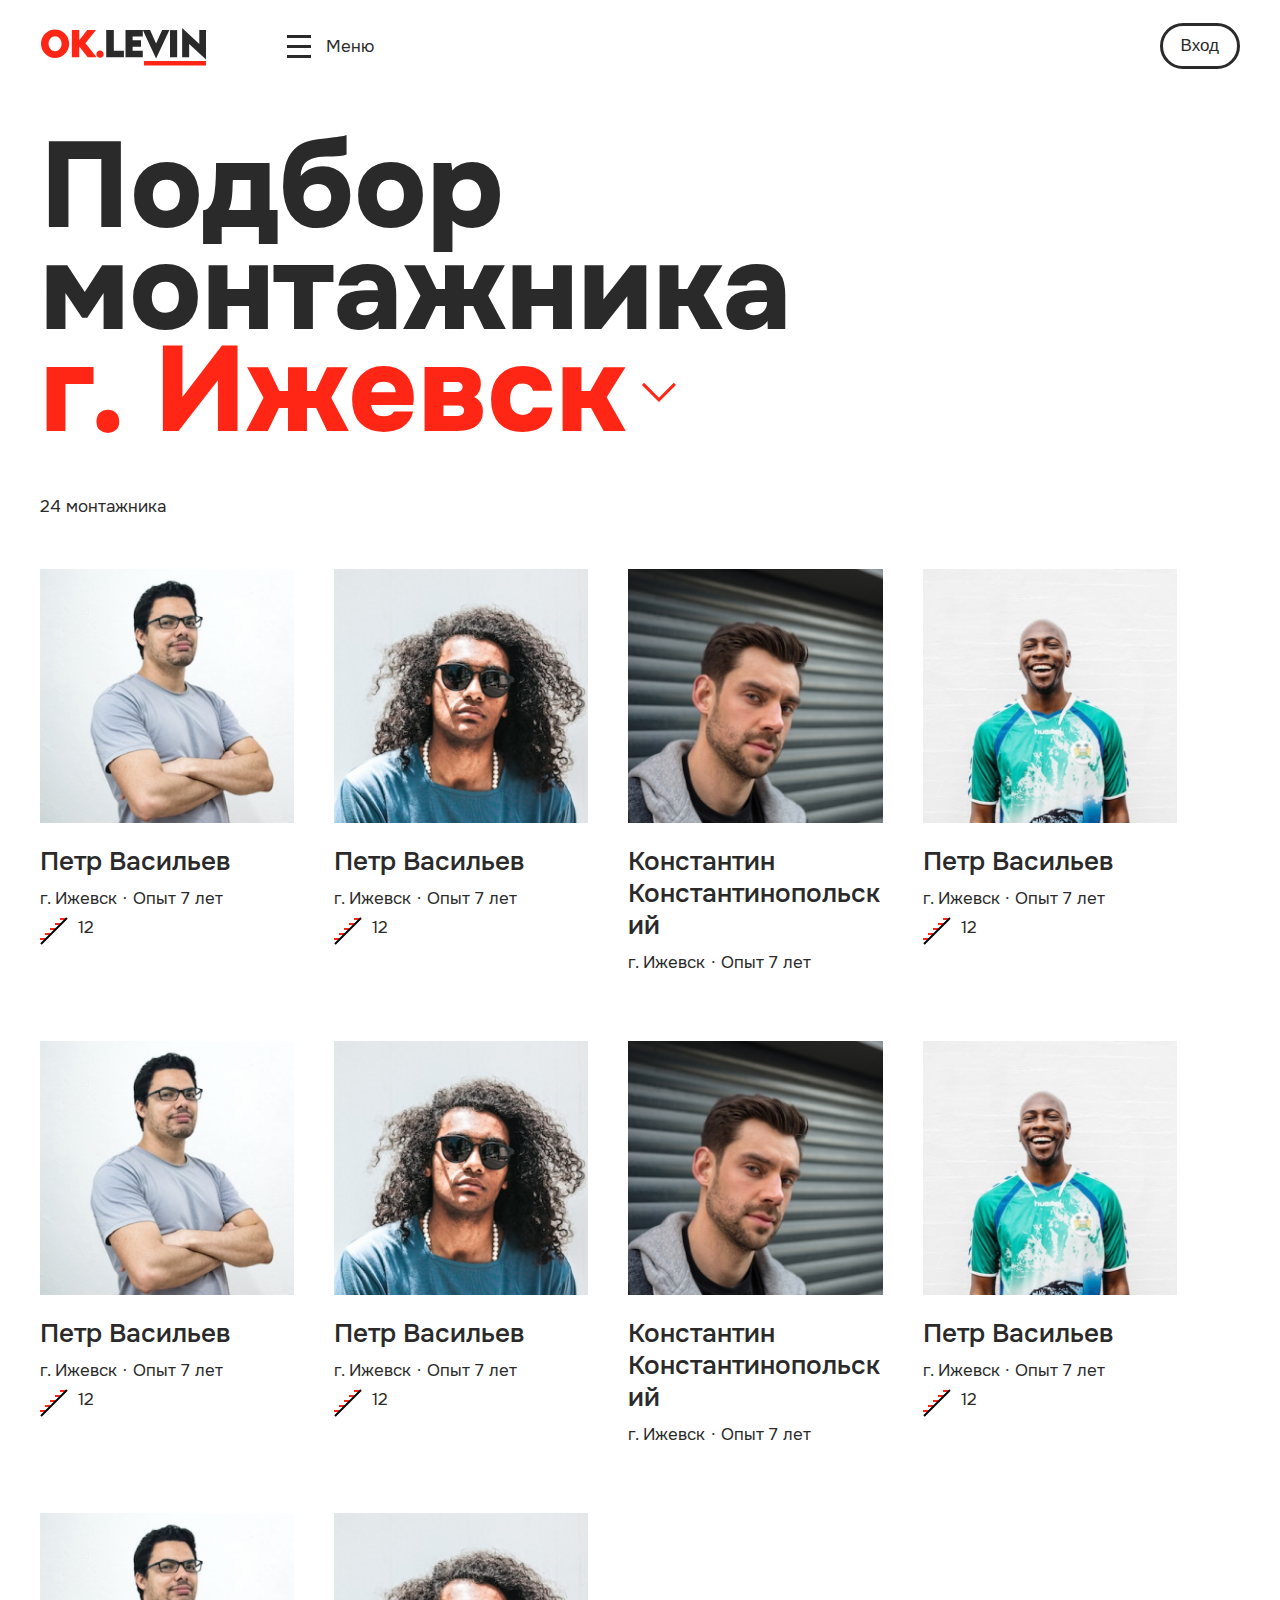
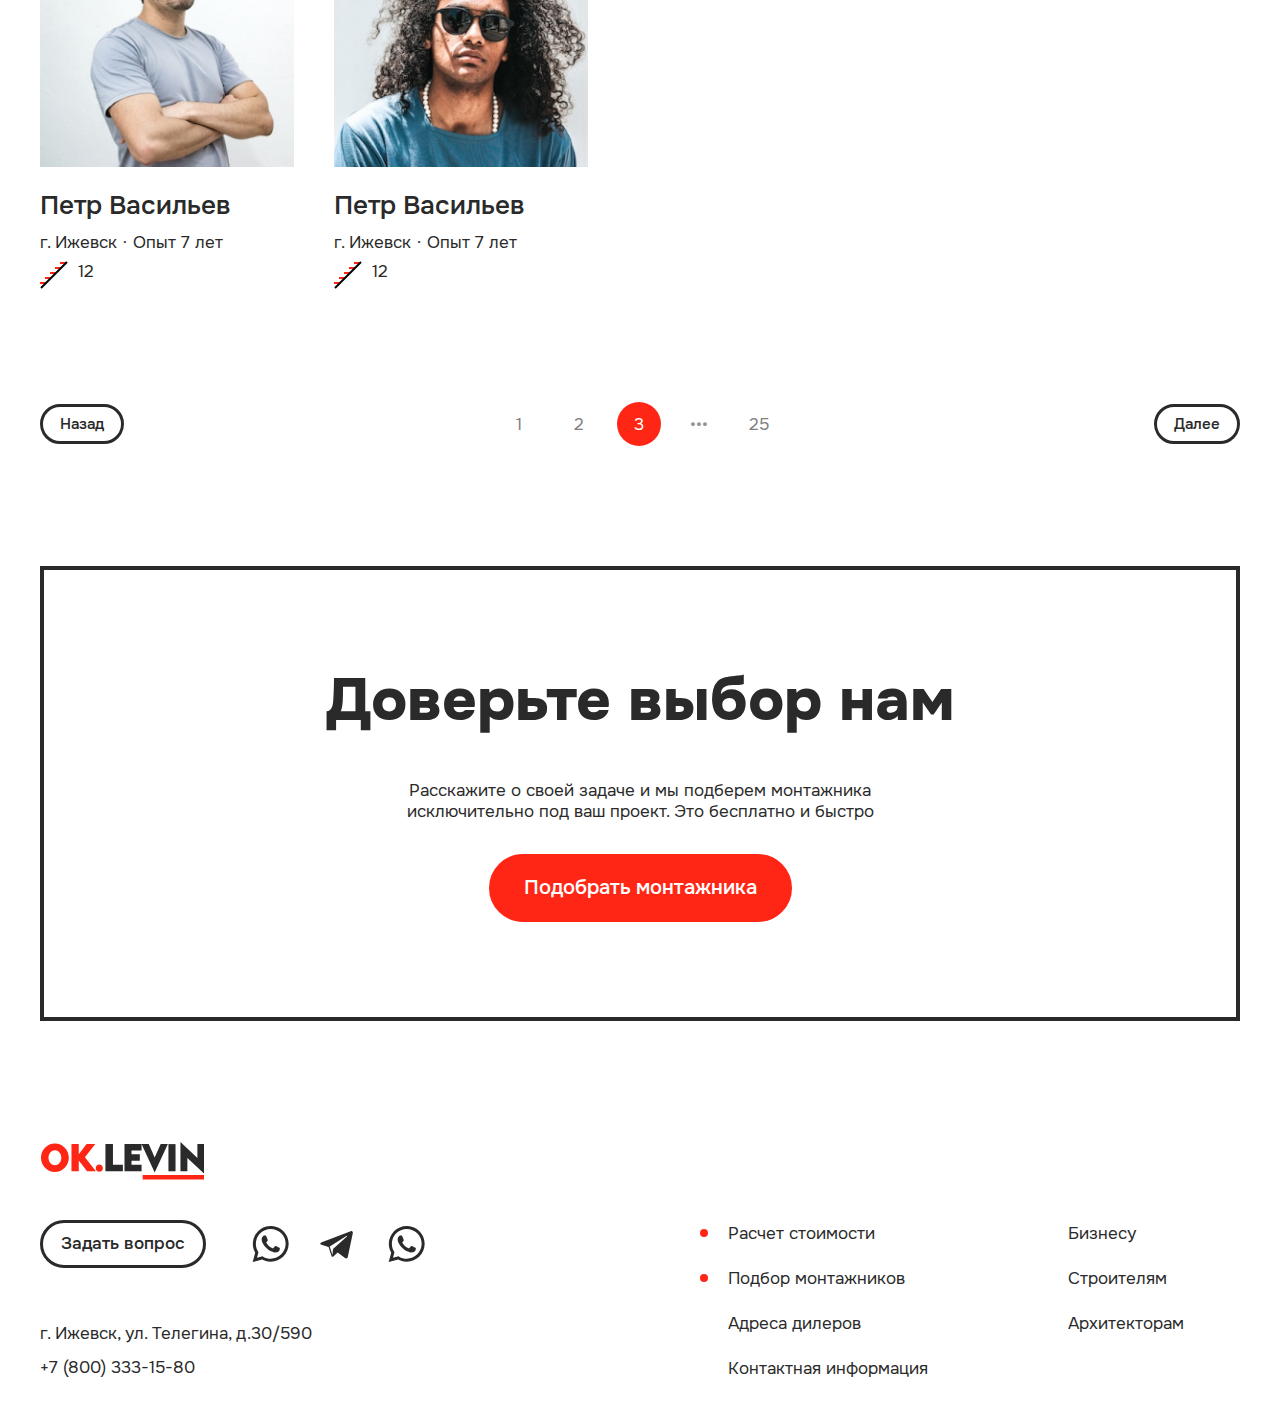
<file: personal.html>
<!DOCTYPE html>
<html lang="en">
<head>
    <meta charset="UTF-8">
    <meta name="viewport" content="width=device-width, initial-scale=1.0">
    <link rel="stylesheet" href="./assets/css/fonts.css">
    <link rel="stylesheet" href="./assets/css/style.css">
    <link rel="stylesheet" href="./assets/css/media.css">
    <title>Главная страница</title>
</head>
<body>
    <div class="mainWrapper">
        <div class="topPanel">
            <a href="/" class="logo">
                <img src="./assets/img/logo.svg" alt="logo">
            </a>
            <div class="menu">
                <div class="burger">
                    <span></span>
                    <span></span>
                    <span></span>
                </div>
                <span>Меню</span>
            </div>
            <button class="auth btn">Вход</button>
        </div>
        <div class="topMenu">
            <div class="overlay"></div>
            <div class="topMenuDrop">
                <div class="wrapper">
                    <div class="topMenuBody">
                        <div class="topMenuBig">
                            <a href="#">Дилерам и бизнесу</a>
                            <a href="№">Строителям</a>
                            <a href="№">Архитекторам</a>
                        </div>
                        <div class="topMenuSmall">
                            <a href="#">Расчет стоимости</a>
                            <a href="#">Подбор монтажников</a>
                            <a href="#">Адреса дилеров</a>
                            <a href="#">Контактная информация</a>
                            <div class="contacts">
                                <div class="address">
                                    г. Ижевск, ул. Телегина, д.30/590
                                </div>
                                <a href="tel:+78003331580" class="phone">+7 (800) 333-15-80</a>
                            </div>
                        </div>
                    </div>
                </div>
            </div>
        </div>
        <header class="header">
            <h1 class="mainTitle">
                Подбор <br> монтажника <br> 
                <span id="changeCity">
                    г. Ижевск 
                    <img src="./assets/img/arrow-red.svg" alt="arrow">
                </span>
            </h1>
        </header>
        <!-- 
        Здесь добавил innerPage к main так как нужны 
        отступы у элементов на внутренних страницах 
        -->
        <main class="innerPage"> 
            <section class="personalSection">
                <p class="countPersonal">24 монтажника</p>
                <div class="personalList">
                    <div class="personalItem">
                        <div class="image">
                            <img src="./assets/img/personal-1.jpg" alt="personal">
                        </div>
                        <div class="name">Петр Васильев</div>
                        <div class="city">г. Ижевск · Опыт 7 лет</div>
                        <div class="wrap">
                            <div class="icon">
                                <img src="./assets/img/stairs.svg" alt="stairs">
                            </div>
                            12
                        </div>
                        <a href="#" class="btn">
                            Написать мастеру
                        </a>
                    </div>
                    <div class="personalItem">
                        <div class="image">
                            <img src="./assets/img/personal-2.jpg" alt="personal">
                        </div>
                        <div class="name">Петр Васильев</div>
                        <div class="city">г. Ижевск · Опыт 7 лет</div>
                        <div class="wrap">
                            <div class="icon">
                                <img src="./assets/img/stairs.svg" alt="stairs">
                            </div>
                            12
                        </div>
                        <a href="#" class="btn">
                            Написать мастеру
                        </a>
                    </div>
                    <div class="personalItem">
                        <div class="image">
                            <img src="./assets/img/personal-3.jpg" alt="personal">
                        </div>
                        <div class="name">Константин Константинопольский</div>
                        <div class="city">г. Ижевск · Опыт 7 лет</div>
                        <a href="#" class="btn">
                            Написать мастеру
                        </a>
                    </div>
                    <div class="personalItem">
                        <div class="image">
                            <img src="./assets/img/personal-4.jpg" alt="personal">
                        </div>
                        <div class="name">Петр Васильев</div>
                        <div class="city">г. Ижевск · Опыт 7 лет</div>
                        <div class="wrap">
                            <div class="icon">
                                <img src="./assets/img/stairs.svg" alt="stairs">
                            </div>
                            12
                        </div>
                        <a href="#" class="btn">
                            Написать мастеру
                        </a>
                    </div>
                    <div class="personalItem">
                        <div class="image">
                            <img src="./assets/img/personal-1.jpg" alt="personal">
                        </div>
                        <div class="name">Петр Васильев</div>
                        <div class="city">г. Ижевск · Опыт 7 лет</div>
                        <div class="wrap">
                            <div class="icon">
                                <img src="./assets/img/stairs.svg" alt="stairs">
                            </div>
                            12
                        </div>
                        <a href="#" class="btn">
                            Написать мастеру
                        </a>
                    </div>
                    <div class="personalItem">
                        <div class="image">
                            <img src="./assets/img/personal-2.jpg" alt="personal">
                        </div>
                        <div class="name">Петр Васильев</div>
                        <div class="city">г. Ижевск · Опыт 7 лет</div>
                        <div class="wrap">
                            <div class="icon">
                                <img src="./assets/img/stairs.svg" alt="stairs">
                            </div>
                            12
                        </div>
                        <a href="#" class="btn">
                            Написать мастеру
                        </a>
                    </div>
                    <div class="personalItem">
                        <div class="image">
                            <img src="./assets/img/personal-3.jpg" alt="personal">
                        </div>
                        <div class="name">Константин Константинопольский</div>
                        <div class="city">г. Ижевск · Опыт 7 лет</div>
                        <a href="#" class="btn">
                            Написать мастеру
                        </a>
                    </div>
                    <div class="personalItem">
                        <div class="image">
                            <img src="./assets/img/personal-4.jpg" alt="personal">
                        </div>
                        <div class="name">Петр Васильев</div>
                        <div class="city">г. Ижевск · Опыт 7 лет</div>
                        <div class="wrap">
                            <div class="icon">
                                <img src="./assets/img/stairs.svg" alt="stairs">
                            </div>
                            12
                        </div>
                        <a href="#" class="btn">
                            Написать мастеру
                        </a>
                    </div>
                    <div class="personalItem">
                        <div class="image">
                            <img src="./assets/img/personal-1.jpg" alt="personal">
                        </div>
                        <div class="name">Петр Васильев</div>
                        <div class="city">г. Ижевск · Опыт 7 лет</div>
                        <div class="wrap">
                            <div class="icon">
                                <img src="./assets/img/stairs.svg" alt="stairs">
                            </div>
                            12
                        </div>
                        <a href="#" class="btn">
                            Написать мастеру
                        </a>
                    </div>
                    <div class="personalItem">
                        <div class="image">
                            <img src="./assets/img/personal-2.jpg" alt="personal">
                        </div>
                        <div class="name">Петр Васильев</div>
                        <div class="city">г. Ижевск · Опыт 7 лет</div>
                        <div class="wrap">
                            <div class="icon">
                                <img src="./assets/img/stairs.svg" alt="stairs">
                            </div>
                            12
                        </div>
                        <a href="#" class="btn">
                            Написать мастеру
                        </a>
                    </div>
                </div>
                <div class="pagi">
                    <a href="#" class="pagiBtn prev">Назад</a>
                    <div class="wrap">
                        <a href="#">1</a>
                        <a href="#">2</a>
                        <a href="#" class="active">3</a>
                        <span>•••</span>
                        <a href="#">25</a>
                    </div>
                    <a href="#" class="pagiBtn next">Далее</a>
                </div>
            </section>
            <!-- 
            Здесь добавил к sectionOffers класс innerOffer
            так как на главной странице отличается отступ и размер шрифтов 
            в отличии от внутренних страниц 
            -->
            <section class="sectionOffers innerOffer">
                <div class="offer">
                    <div class="title">
                        Доверьте выбор нам
                    </div>
                    <span>
                        Расскажите о своей задаче и мы подберем монтажника <br> исключительно под ваш проект. Это бесплатно и быстро
                    </span>
                    <a href="#" class="btn offerBtn">
                        Подобрать монтажника
                    </a>
                </div>
            </section>
        </main>
        <footer class="footer">
            <div class="footerAbout">
                <a href="/" class="logo">
                    <img src="./assets/img/logo.svg" alt="logo">
                </a>
                <div class="wrap">
                    <a href="#" class="btn">
                        Задать вопрос
                    </a>
                    <div class="socialLinks">                    
                        <a href="#" class="social">
                            <img src="./assets/img/wapp.svg" alt="">
                        </a>
                        <a href="#" class="social">
                            <img src="./assets/img/tlgrm.svg" alt="">
                        </a>
                        <a href="#" class="social">
                            <img src="./assets/img/wapp.svg" alt="">
                        </a>
                    </div>
                </div>
                <div class="contacts">
                    <div class="address">
                        г. Ижевск, ул. Телегина, д.30/590
                    </div>
                    <a href="tel:+78003331580" class="phone">+7 (800) 333-15-80</a>
                </div>
            </div>
            <div class="footerMenu">
                <a href="#" class="dots">Расчет стоимости</a>
                <a href="#">Бизнесу</a>
                <a href="#" class="dots">Подбор монтажников</a>
                <a href="#">Строителям</a>
                <a href="#">Адреса дилеров</a>
                <a href="#">Архитекторам</a>
                <a href="#">Контактная информация</a>
            </div>
        </footer>
    </div>
    <script src="./assets/js/script.js"></script>
</body>
</html>
</file>
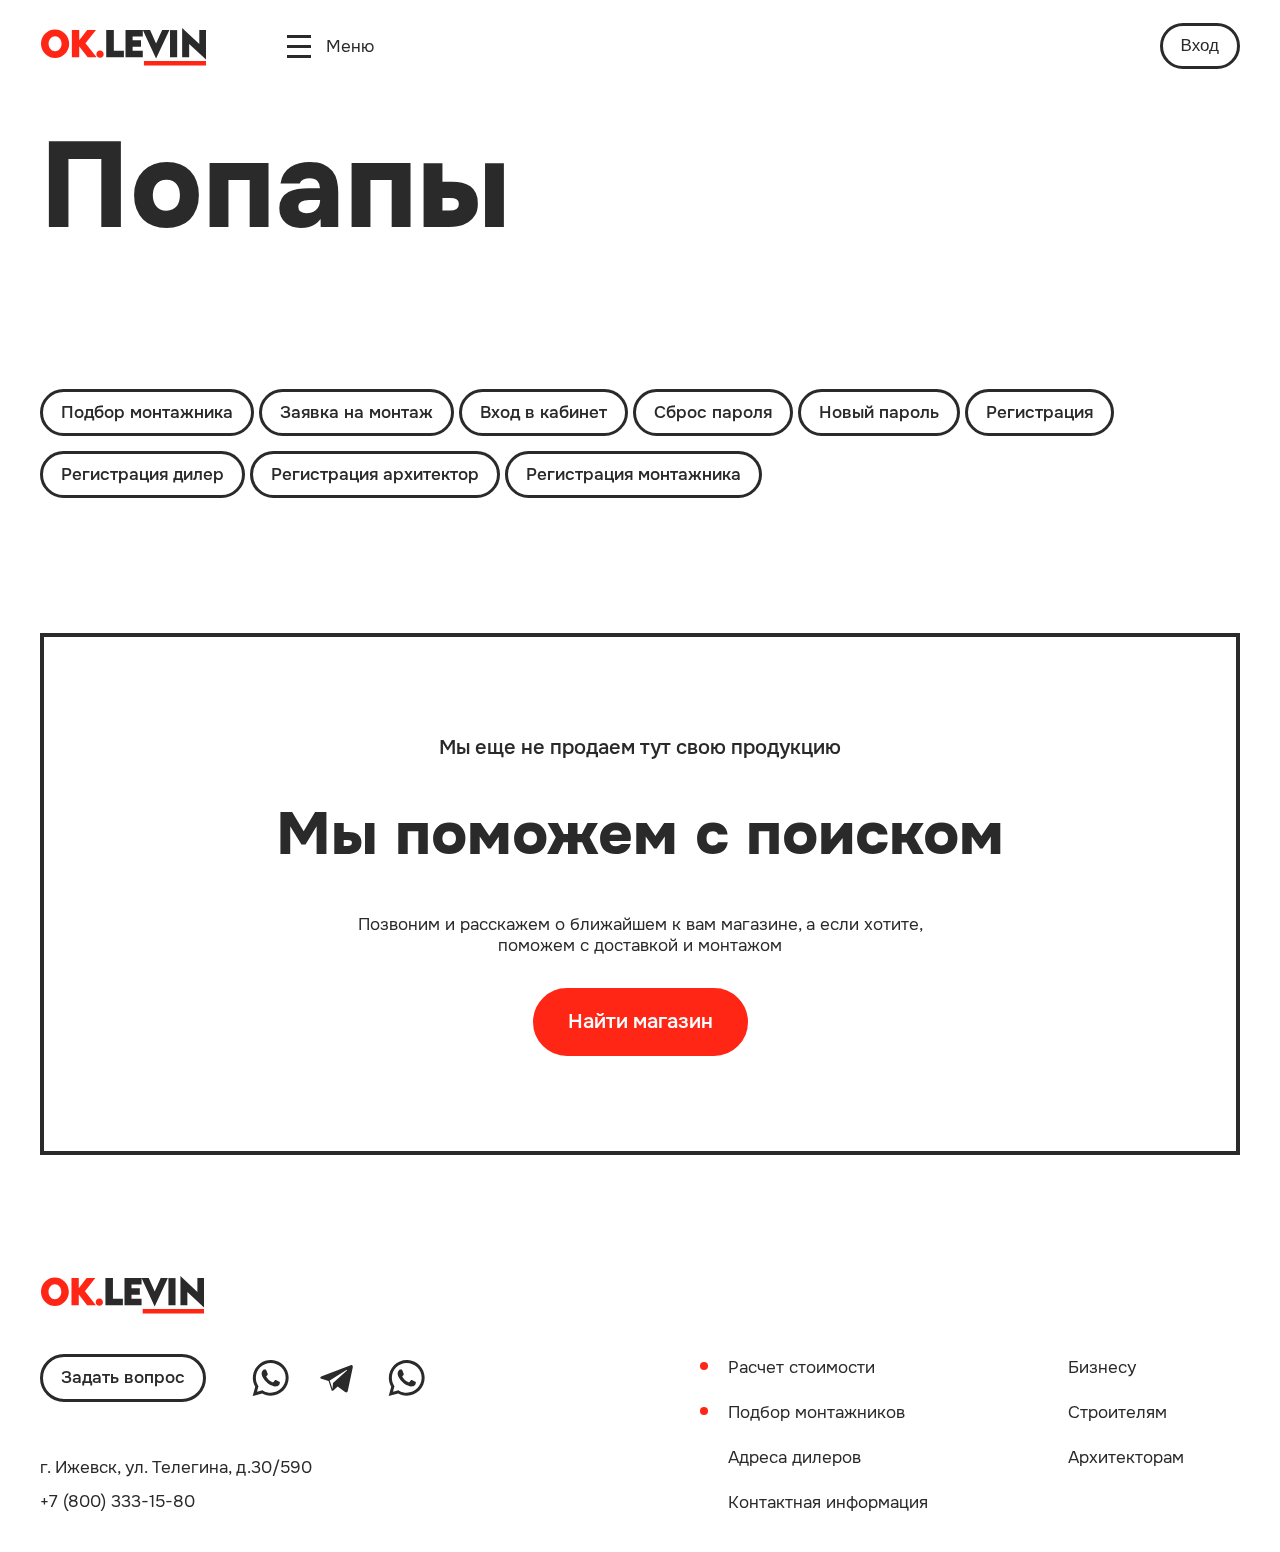
<file: popup.html>
<!DOCTYPE html>
<html lang="en">
<head>
    <meta charset="UTF-8">
    <meta name="viewport" content="width=device-width, initial-scale=1.0">
    <link rel="stylesheet" href="./assets/css/fonts.css">
    <link rel="stylesheet" href="./assets/css/style.css">
    <link rel="stylesheet" href="./assets/css/media.css">
    <title>Главная страница</title>
</head>
<body>
    <div class="mainWrapper">
        <div class="topPanel">
            <a href="/" class="logo">
                <img src="./assets/img/logo.svg" alt="logo">
            </a>
            <div class="menu">
                <div class="burger">
                    <span></span>
                    <span></span>
                    <span></span>
                </div>
                <span>Меню</span>
            </div>
            <button class="auth btn">Вход</button>
        </div>
        <div class="topMenu">
            <div class="overlay"></div>
            <div class="topMenuDrop">
                <div class="wrapper">
                    <div class="topMenuBody">
                        <div class="topMenuBig">
                            <a href="#">Дилерам и бизнесу</a>
                            <a href="№">Строителям</a>
                            <a href="№">Архитекторам</a>
                        </div>
                        <div class="topMenuSmall">
                            <a href="#">Расчет стоимости</a>
                            <a href="#">Подбор монтажников</a>
                            <a href="#">Адреса дилеров</a>
                            <a href="#">Контактная информация</a>
                            <div class="contacts">
                                <div class="address">
                                    г. Ижевск, ул. Телегина, д.30/590
                                </div>
                                <a href="tel:+78003331580" class="phone">+7 (800) 333-15-80</a>
                            </div>
                        </div>
                    </div>
                </div>
            </div>
        </div>
        <header class="header">
            <h1 class="mainTitle">
               Попапы
            </h1>
        </header>
        <!-- 
        Здесь добавил innerPage к main так как нужны 
        отступы у элементов на внутренних страницах 
        -->
        <main class="innerPage"> 
            <style>
                .popupBtn {
                    margin-bottom: 15px;
                }
            </style>
            <section style="margin-top: 150px;">
                <div class="popupList">
                    <a href="" class="popupBtn btn" id="popup-1">
                        Подбор монтажника
                    </a>
                    <a href="" class="popupBtn btn" id="popup-2">
                        Заявка на монтаж
                    </a>
                    <a href="" class="popupBtn btn" id="popup-3">
                        Вход в кабинет
                    </a>
                    <a href="" class="popupBtn btn" id="popup-4">
                        Сброс пароля
                    </a>
                    <a href="" class="popupBtn btn" id="popup-5">
                        Новый пароль
                    </a>
                    <a href="" class="popupBtn btn" id="popup-6">
                        Регистрация
                    </a>
                    <a href="" class="popupBtn btn" id="popup-7">
                        Регистрация дилер
                    </a>
                    <a href="" class="popupBtn btn" id="popup-8">
                        Регистрация архитектор
                    </a>
                    <a href="" class="popupBtn btn" id="popup-9">
                        Регистрация монтажника
                    </a>
                </div>
            </section>
            <section class="popups">
                <!--Подбро монтажников-->
                <div class="popupModal" id="popupModal-1">
                    <div class="overlayPopup"></div>
                    <div class="popup">
                        <div class="animateLines">
                            <div class="animateLine"></div>
                            <div class="animateLine"></div>
                            <div class="animateLine"></div>
                            <div class="animateLine"></div>
                        </div>
                        <div class="popupBody">
                            <span class="closeBtnPopup">
                                <img src="./assets/img/close.svg" alt="close">
                            </span>
                            <div class="title">
                                Подбор монтажника
                            </div>
                            <form class="form">
                                <div class="inputDinamicWrap">
                                    <div class="inputDinamic">
                                        <input type="text" name="name" placeholder=" "/>
                                        <label>Как вас зовут</label>
                                    </div>
                                </div>
                                <div class="inputDinamicWrap">
                                    <div class="inputDinamic">
                                        <input type="phone" name="phone" placeholder=" "/>
                                        <label>Телефон</label>
                                    </div>
                                </div>
                                <div class="customSelect">
                                    <select>
                                        <option value="">Какую лестницу нужно смонтировать</option>
                                        <option value="">Обычная</option>
                                        <option value="">Волшебная</option>
                                    </select>
                                    <div class="customSelectPlaceholder">Какую лестницу нужно смонтировать</div>
                                </div>
                                <label class="labelCheckbox">
                                    <div class="checkbox">
                                        <input type="checkbox">
                                        <span></span>
                                    </div>
                                    Требуется облицовка лестницы
                                </label>
                                <div class="customSelect">
                                    <select>
                                        <option value="">Материал облицовки</option>
                                        <option value="">Обычная</option>
                                        <option value="">Волшебная</option>
                                    </select>
                                    <div class="customSelectPlaceholder">Материал облицовки</div>
                               </div>
                                <div class="inputDinamicWrap">
                                    <div class="inputDinamic">
                                        <input type="text" name="city" placeholder=" "/>
                                        <label>Город</label>
                                    </div>
                                </div>
                                <button class="btn offerBtn">
                                    Отправить
                                </button>
                            </form>
                        </div>
                    </div>
                </div>
                <!--Заявка на монтаж-->
                <div class="popupModal" id="popupModal-2">
                    <div class="overlayPopup"></div>
                    <div class="popup">
                        <div class="animateLines">
                            <div class="animateLine"></div>
                            <div class="animateLine"></div>
                            <div class="animateLine"></div>
                            <div class="animateLine"></div>
                        </div>
                        <div class="popupBody">
                            <span class="closeBtnPopup">
                                <img src="./assets/img/close.svg" alt="close">
                            </span>
                            <div class="title">
                                Заявка на монтаж
                            </div>                            
                            <form class="form">
                                <div class="inputDinamicWrap">
                                    <div class="inputDinamic">
                                        <input type="text" name="name" placeholder=" "/>
                                        <label>Как вас зовут</label>
                                    </div>
                                </div>
                                <div class="inputDinamicWrap">
                                    <div class="inputDinamic">
                                        <input type="phone" name="phone" placeholder=" "/>
                                        <label>Телефон</label>
                                    </div>
                                </div>
                                <div class="customSelect">
                                    <select>
                                        <option value="">Какую лестницу нужно смонтировать</option>
                                        <option value="">Обычная</option>
                                        <option value="">Волшебная</option>
                                    </select>
                                    <div class="customSelectPlaceholder">Какую лестницу нужно смонтировать</div>
                                </div>
                                <label class="labelCheckbox">
                                    <div class="checkbox">
                                        <input type="checkbox">
                                        <span></span>
                                    </div>
                                    Требуется облицовка лестницы
                                </label>
                                <div class="customSelect">
                                    <select>
                                        <option value="">Материал облицовки</option>
                                        <option value="">Обычная</option>
                                        <option value="">Волшебная</option>
                                    </select>
                                    <div class="customSelectPlaceholder">Материал облицовки</div>
                               </div>                               
                                <div class="inputDinamicWrap">
                                    <div class="inputDinamic">
                                        <input type="text" name="city" placeholder=" "/>
                                        <label>Адрес</label>
                                    </div>
                                    <span class="inputDinamicTextBottom">Город и улица</span>
                                </div>
                                <div class="inputDinamicWrap">
                                    <div class="inputDinamic">
                                        <input type="text" name="textarea" placeholder=" "/>
                                        <label>Любая важная информация</label>
                                    </div>
                                </div>
                                <label class="input-file">
                                    <input type="file" name="file">		
                                    <span>Выберите файл</span>
                                </label>
                                <button class="btn offerBtn">
                                    Отправить
                                </button>
                            </form>
                        </div>
                    </div>
                </div>
                <!--Вход в кабинет-->
                <div class="popupModal" id="popupModal-3">
                    <div class="overlayPopup"></div>
                    <div class="popup">
                        <div class="animateLines">
                            <div class="animateLine"></div>
                            <div class="animateLine"></div>
                            <div class="animateLine"></div>
                            <div class="animateLine"></div>
                        </div>
                        <div class="popupBody">
                            <span class="closeBtnPopup">
                                <img src="./assets/img/close.svg" alt="close">
                            </span>
                            <div class="title">
                                Вход в кабинет
                            </div>
                            <form class="form">
                                <div class="inputDinamicWrap">
                                    <div class="inputDinamic">
                                        <input type="mail" name="email" placeholder=" "/>
                                        <label>E-mail</label>
                                    </div>
                                </div>
                                <div class="inputDinamicWrap">
                                    <div class="inputDinamic">
                                        <input type="password" name="password" placeholder=" "/>
                                        <label>Пароль</label>
                                    </div>
                                    <a href="#" class="inputDinamicTextBottom">Восставновить пароль</a>
                                </div>
                                <div class="wrapBtn">
                                    <button class="btn offerBtn">
                                        Войти
                                    </button>
                                    <p class="formText">Нет аккаунта? <a href="#">Зарегистрируйтесь</a></p>    
                                </div>
                             </form>
                        </div>
                    </div>
                </div>
                <!--Сброс пароля-->
                <div class="popupModal" id="popupModal-4">
                    <div class="overlayPopup"></div>
                    <div class="popup">
                        <div class="animateLines">
                            <div class="animateLine"></div>
                            <div class="animateLine"></div>
                            <div class="animateLine"></div>
                            <div class="animateLine"></div>
                        </div>
                        <div class="popupBody">
                            <span class="closeBtnPopup">
                                <img src="./assets/img/close.svg" alt="close">
                            </span>
                            <div class="title">
                                Сброс пароля
                            </div>
                            <p class="message">
                                Отправили ссылку для сброса пароля на почту mailto:info@domain.com
                            </p>
                            <form class="form">
                                <div class="inputDinamicWrap">
                                    <div class="inputDinamic">
                                        <input type="mail" name="email" placeholder=" "/>
                                        <label>E-mail</label>
                                    </div>
                                </div>
                                <button class="btn offerBtn">
                                    Восстановить пароль
                                </button>
                             </form>
                        </div>
                    </div>
                </div>
                <!--Новый пароль-->
                <div class="popupModal" id="popupModal-5">
                    <div class="overlayPopup"></div>
                    <div class="popup">
                        <div class="animateLines">
                            <div class="animateLine"></div>
                            <div class="animateLine"></div>
                            <div class="animateLine"></div>
                            <div class="animateLine"></div>
                        </div>
                        <div class="popupBody">
                            <span class="closeBtnPopup">
                                <img src="./assets/img/close.svg" alt="close">
                            </span>
                            <div class="title">
                                Новый пароль
                            </div>
                            <p class="message">
                                Пароль успешно изменен, войдите в кабинет с новым паролем
                            </p>
                            <form class="form">
                                <div class="inputDinamicWrap">
                                    <div class="inputDinamic">
                                        <input type="password" class="pass" name="password" placeholder=" "/>
                                        <label>Пароль</label>
                                        <span class="btnEye"></span>    
                                    </div>
                                </div>
                                <div class="inputDinamicWrap">
                                    <div class="inputDinamic">
                                        <input type="password" class="pass" name="password" placeholder=" "/>
                                        <label>Повторите пароль</label>
                                        <span class="btnEye"></span>
                                    </div>
                                </div>
                                <button class="btn offerBtn">
                                    Восстановить пароль
                                </button>
                             </form>
                        </div>
                    </div>
                </div>
                <!--Регистрация -->
                <div class="popupModal" id="popupModal-6">
                    <div class="overlayPopup"></div>
                    <div class="popup">
                        <div class="animateLines">
                            <div class="animateLine"></div>
                            <div class="animateLine"></div>
                            <div class="animateLine"></div>
                            <div class="animateLine"></div>
                        </div>
                        <div class="popupBody">
                            <span class="closeBtnPopup">
                                <img src="./assets/img/close.svg" alt="close">
                            </span>
                            <div class="title">
                                Регистрация
                            </div>
                            <div class="wrapBtn">
                                <a href="#" class="btn reg">
                                    Дилер/дистрибьютор
                                </a>
                                <a href="#" class="btn reg">
                                    Дизайнер/архитектор
                                </a>
                                <a href="#" class="btn reg">
                                    Монтажник
                                </a>
                            </div>
                            <form class="form">
                            </form>
                        </div>
                    </div>
                </div>
                <!--Регистрация Дилер-->
                <div class="popupModal" id="popupModal-7">
                    <div class="overlayPopup"></div>
                    <div class="popup">
                        <div class="animateLines">
                            <div class="animateLine"></div>
                            <div class="animateLine"></div>
                            <div class="animateLine"></div>
                            <div class="animateLine"></div>
                        </div>
                        <div class="popupBody">
                            <span class="closeBtnPopup">
                                <img src="./assets/img/close.svg" alt="close">
                            </span>
                            <div class="title">
                                Регистрация
                            </div>
                            <div class="wrapBtn">
                                <a href="#" class="btn reg active">
                                    Дилер/дистрибьютор
                                </a>
                                <a href="#" class="btn reg">
                                    Дизайнер/архитектор
                                </a>
                                <a href="#" class="btn reg">
                                    Монтажник
                                </a>
                            </div>
                            <form class="form">
                                <div class="inputDinamicWrap">
                                    <div class="inputDinamic">
                                        <input type="text" name="company" placeholder=" "/>
                                        <label>Название компании</label>
                                    </div>
                                </div>
                                <div class="inputDinamicWrap">
                                    <div class="inputDinamic">
                                        <input type="text" name="city" placeholder=" "/>
                                        <label>Регион</label>
                                    </div>
                                </div>
                                <div class="inputDinamicWrap">
                                    <div class="inputDinamic">
                                        <input type="text" name="name" placeholder=" "/>
                                        <label>Имя контактного лица</label>
                                    </div>
                                </div>
                                <div class="inputDinamicWrap">
                                    <div class="inputDinamic">
                                        <input type="phone" name="phone" placeholder=" "/>
                                        <label>Телефон</label>
                                    </div>
                                </div>                                
                                <div class="inputDinamicWrap">
                                    <div class="inputDinamic">
                                        <input type="email" name="mail" placeholder=" "/>
                                        <label>Email</label>
                                    </div>
                                </div>
                                <div class="inputDinamicWrap">
                                    <div class="inputDinamic">
                                        <input type="text" name="textarea" placeholder=" "/>
                                        <label>Вопрос или комментарий</label>
                                    </div>
                                    <span class="inputDinamicTextBottom">Не обязательно</span>
                                </div>
                                <p class="policy">Отправляя заявку вы соглашаетесь с <a href="#">правилами</a> и <a href="#">условиями</a></p>
                                <button class="btn offerBtn">
                                    Восстановить пароль
                                </button>
                            </form>
                        </div>
                    </div>
                </div>
                <!--Регистрация архитектор-->
                <div class="popupModal" id="popupModal-8">
                    <div class="overlayPopup"></div>
                    <div class="popup">
                        <div class="animateLines">
                            <div class="animateLine"></div>
                            <div class="animateLine"></div>
                            <div class="animateLine"></div>
                            <div class="animateLine"></div>
                        </div>
                        <div class="popupBody">
                            <span class="closeBtnPopup">
                                <img src="./assets/img/close.svg" alt="close">
                            </span>
                            <div class="title">
                                Регистрация
                            </div>
                            <div class="wrapBtn">
                                <a href="#" class="btn reg">
                                    Дилер/дистрибьютор
                                </a>
                                <a href="#" class="btn reg active">
                                    Дизайнер/архитектор
                                </a>
                                <a href="#" class="btn reg">
                                    Монтажник
                                </a>
                            </div>
                            <form class="form">
                                <div class="inputDinamicWrap">
                                    <div class="inputDinamic">
                                        <input type="text" name="city" placeholder=" "/>
                                        <label>Регион</label>
                                    </div>
                                </div>
                                <div class="inputDinamicWrap">
                                    <div class="inputDinamic">
                                        <input type="text" name="name" placeholder=" "/>
                                        <label>Имя</label>
                                    </div>
                                </div>
                                <div class="inputDinamicWrap">
                                    <div class="inputDinamic">
                                        <input type="phone" name="phone" placeholder=" "/>
                                        <label>Телефон</label>
                                    </div>
                                </div>                                
                                <div class="inputDinamicWrap">
                                    <div class="inputDinamic">
                                        <input type="email" name="mail" placeholder=" "/>
                                        <label>Email</label>
                                    </div>
                                </div>
                                <div class="inputDinamicWrap">
                                    <div class="inputDinamic">
                                        <input type="text" name="textarea" placeholder=" "/>
                                        <label>Вопрос или комментарий</label>
                                    </div>
                                    <span class="inputDinamicTextBottom">Не обязательно</span>
                                </div>
                                <p class="policy">Отправляя заявку вы соглашаетесь с <a href="#">правилами</a> и <a href="#">условиями</a></p>
                                <button class="btn offerBtn">
                                    Восстановить пароль
                                </button>
                            </form>
                        </div>
                    </div>
                </div>
                <!--Регистрация монтажника-->
                <div class="popupModal" id="popupModal-9">
                    <div class="overlayPopup"></div>
                    <div class="popup">
                        <div class="animateLines">
                            <div class="animateLine"></div>
                            <div class="animateLine"></div>
                            <div class="animateLine"></div>
                            <div class="animateLine"></div>
                        </div>
                        <div class="popupBody">
                            <span class="closeBtnPopup">
                                <img src="./assets/img/close.svg" alt="close">
                            </span>
                            <div class="title">
                                Регистрация
                            </div>
                            <div class="wrapBtn">
                                <a href="#" class="btn reg">
                                    Дилер/дистрибьютор
                                </a>
                                <a href="#" class="btn reg">
                                    Дизайнер/архитектор
                                </a>
                                <a href="#" class="btn reg active">
                                    Монтажник
                                </a>
                            </div>
                            <form class="form">
                                <div class="inputDinamicWrap">
                                    <div class="inputDinamic">
                                        <input type="text" name="city" placeholder=" "/>
                                        <label>Регион</label>
                                    </div>
                                </div>
                                <div class="inputDinamicWrap">
                                    <div class="inputDinamic">
                                        <input type="text" name="name" placeholder=" "/>
                                        <label>Имя</label>
                                    </div>
                                </div>
                                <div class="inputDinamicWrap">
                                    <div class="inputDinamic">
                                        <input type="phone" name="phone" placeholder=" "/>
                                        <label>Телефон</label>
                                    </div>
                                </div>                                
                                <div class="inputDinamicWrap">
                                    <div class="inputDinamic">
                                        <input type="email" name="mail" placeholder=" "/>
                                        <label>Email</label>
                                    </div>
                                </div>
                                <div class="customSelect">
                                    <select>
                                        <option value="">Опыт работы</option>
                                        <option value="">100 лет</option>
                                        <option value="">200 лет</option>
                                    </select>
                                    <div class="customSelectPlaceholder">Опыт работы</div>
                                </div>
                                <div class="inputDinamicWrap">
                                    <div class="inputDinamic">
                                        <input type="text" name="textarea" placeholder=" "/>
                                        <label>Вопрос или комментарий</label>
                                    </div>
                                    <span class="inputDinamicTextBottom">Не обязательно</span>
                                </div>
                                <p class="policy">Отправляя заявку вы соглашаетесь с <a href="#">правилами</a> и <a href="#">условиями</a></p>
                                <button class="btn offerBtn">
                                    Восстановить пароль
                                </button>
                            </form>
                        </div>
                    </div>
                </div>
            </section>
            <!-- 
            Здесь добавил к sectionOffers класс innerOffer
            так как на главной странице отличается отступ и размер шрифтов 
            в отличии от внутренних страниц 
            -->
            <section class="sectionOffers innerOffer">
                <div class="offer">
                    <p class="desc">
                        Мы еще не продаем тут свою продукцию
                    </p>
                    <div class="title">
                        Мы поможем с поиском
                    </div>
                    <span>
                        Позвоним и расскажем о ближайшем к вам магазине, а если хотите, <br> поможем с доставкой и монтажом
                    </span>
                    <a href="#" class="btn offerBtn">
                        Найти магазин
                    </a>
                </div>
            </section>
        </main>
        <footer class="footer">
            <div class="footerAbout">
                <a href="/" class="logo">
                    <img src="./assets/img/logo.svg" alt="logo">
                </a>
                <div class="wrap">
                    <a href="#" class="btn">
                        Задать вопрос
                    </a>
                    <div class="socialLinks">                    
                        <a href="#" class="social">
                            <img src="./assets/img/wapp.svg" alt="">
                        </a>
                        <a href="#" class="social">
                            <img src="./assets/img/tlgrm.svg" alt="">
                        </a>
                        <a href="#" class="social">
                            <img src="./assets/img/wapp.svg" alt="">
                        </a>
                    </div>
                </div>
                <div class="contacts">
                    <div class="address">
                        г. Ижевск, ул. Телегина, д.30/590
                    </div>
                    <a href="tel:+78003331580" class="phone">+7 (800) 333-15-80</a>
                </div>
            </div>
            <div class="footerMenu">
                <a href="#" class="dots">Расчет стоимости</a>
                <a href="#">Бизнесу</a>
                <a href="#" class="dots">Подбор монтажников</a>
                <a href="#">Строителям</a>
                <a href="#">Адреса дилеров</a>
                <a href="#">Архитекторам</a>
                <a href="#">Контактная информация</a>
            </div>
        </footer>
    </div>
    <script src="./assets/js/script.js"></script>
</body>
</html>
</file>
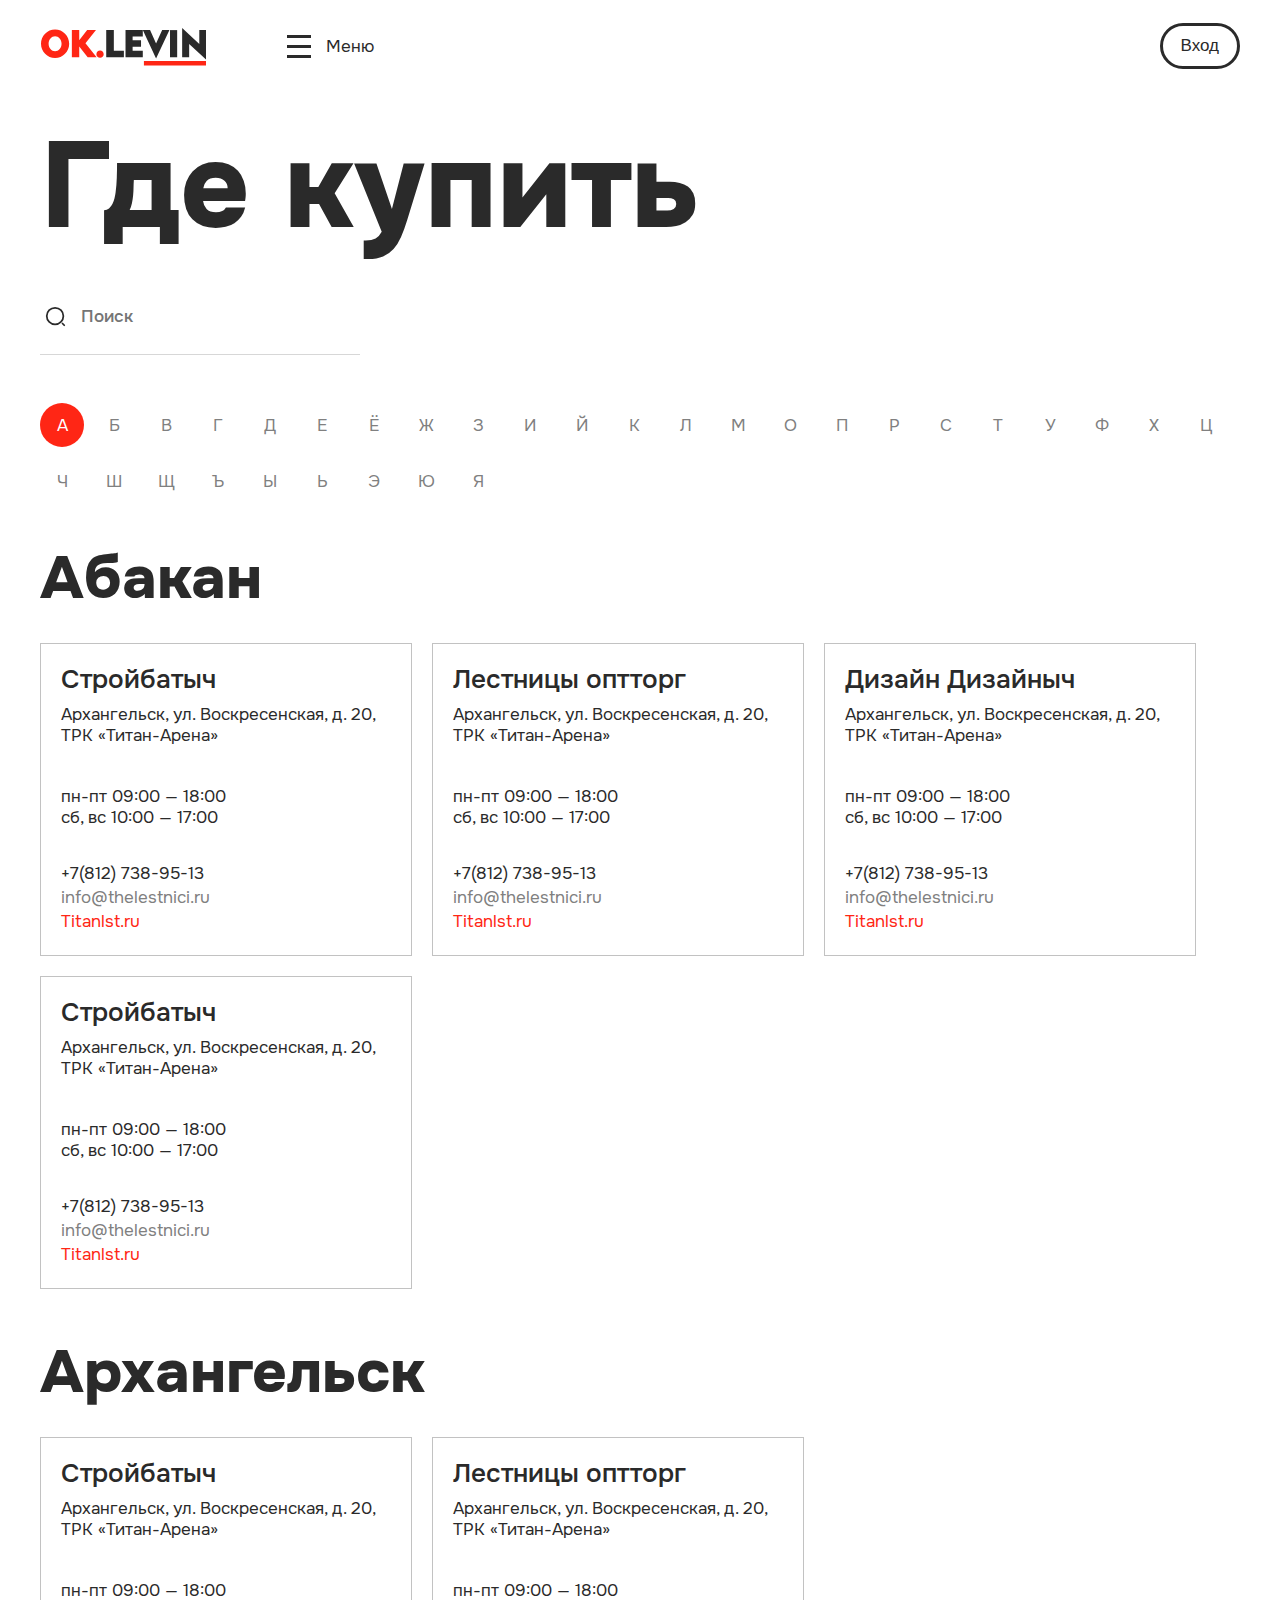
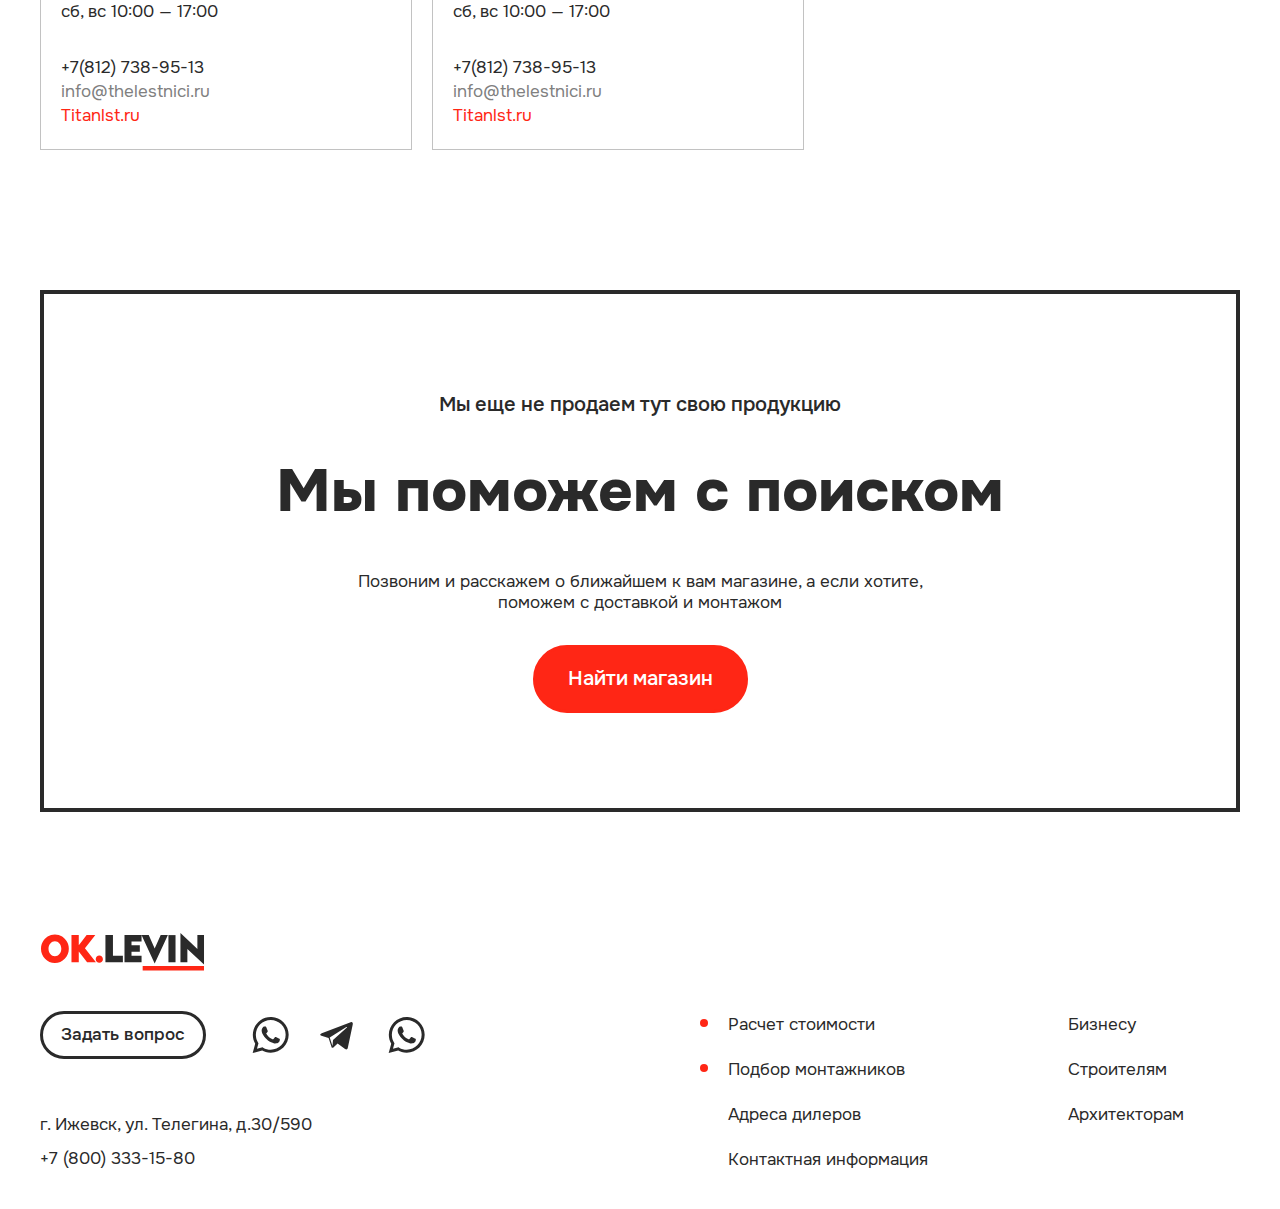
<file: wherebuy.html>
<!DOCTYPE html>
<html lang="en">
<head>
    <meta charset="UTF-8">
    <meta name="viewport" content="width=device-width, initial-scale=1.0">
    <link rel="stylesheet" href="./assets/css/fonts.css">
    <link rel="stylesheet" href="./assets/css/style.css">
    <link rel="stylesheet" href="./assets/css/media.css">
    <title>Главная страница</title>
</head>
<body>
    <div class="mainWrapper">
        <div class="topPanel">
            <a href="/" class="logo">
                <img src="./assets/img/logo.svg" alt="logo">
            </a>
            <div class="menu">
                <div class="burger">
                    <span></span>
                    <span></span>
                    <span></span>
                </div>
                <span>Меню</span>
            </div>
            <button class="auth btn">Вход</button>
        </div>
        <div class="topMenu">
            <div class="overlay"></div>
            <div class="topMenuDrop">
                <div class="wrapper">
                    <div class="topMenuBody">
                        <div class="topMenuBig">
                            <a href="#">Дилерам и бизнесу</a>
                            <a href="№">Строителям</a>
                            <a href="№">Архитекторам</a>
                        </div>
                        <div class="topMenuSmall">
                            <a href="#">Расчет стоимости</a>
                            <a href="#">Подбор монтажников</a>
                            <a href="#">Адреса дилеров</a>
                            <a href="#">Контактная информация</a>
                            <div class="contacts">
                                <div class="address">
                                    г. Ижевск, ул. Телегина, д.30/590
                                </div>
                                <a href="tel:+78003331580" class="phone">+7 (800) 333-15-80</a>
                            </div>
                        </div>
                    </div>
                </div>
            </div>
        </div>
        <header class="header">
            <h1 class="mainTitle">
                Где купить
            </h1>
        </header>
        <!-- 
        Здесь добавил innerPage к main так как нужны 
        отступы у элементов на внутренних страницах 
        -->
        <main class="innerPage"> 
            <div class="form formSearch">
                <label class="search">
                    <button type="button">
                        <img src="./assets/img/search.svg" alt="search">
                    </button>
                    <input type="search" name="" id="search" placeholder="Поиск">
                </label>
            </div>
            <section class="alphabet">
                <div class="list">
                    <a href="#" class="active">а</a>
                    <a href="#">б</a>
                    <a href="#">в</a>
                    <a href="#">г</a>
                    <a href="#">д</a>
                    <a href="#">е</a>
                    <a href="#">ё</a>
                    <a href="#">ж</a>
                    <a href="#">з</a>
                    <a href="#">и</a>
                    <a href="#">й</a>
                    <a href="#">к</a>
                    <a href="#">л</a>
                    <a href="#">м</a>
                    <a href="#">о</a>
                    <a href="#">п</a>
                    <a href="#">р</a>
                    <a href="#">с</a>
                    <a href="#">т</a>
                    <a href="#">у</a>
                    <a href="#">ф</a>
                    <a href="#">х</a>
                    <a href="#">ц</a>
                    <a href="#">ч</a>
                    <a href="#">ш</a>
                    <a href="#">щ</a>
                    <a href="#">ъ</a>
                    <a href="#">ы</a>
                    <a href="#">ь</a>
                    <a href="#">э</a>
                    <a href="#">ю</a>
                    <a href="#">я</a>
                </div>
            </section>
            <section class="citySection">
                <div class="title">
                    Абакан
                </div>
                <div class="cityList">
                    <div class="cityContacts">
                        <div class="name">Стройбатыч</div>
                        <div class="address">Архангельск, ул. Воскресенская, д. 20, ТРК «Титан-Арена»</div>
                        <div class="timeWork">
                            <span>пн-пт 09:00 — 18:00</span>
                            <span>сб, вс 10:00 — 17:00</span>  
                        </div>
                        <div class="contacts">
                            <a href="tel:78119992233" class="phone">
                                +7(812) 738-95-13
                            </a>
                            <a href="mailto:mail@mail.ru" class="mail">
                                info@thelestnici.ru
                            </a>
                            <a href="www.site.ru" class="site">
                                Titanlst.ru
                            </a>
                        </div>
                    </div>
                    <div class="cityContacts">
                        <div class="name">Лестницы оптторг</div>
                        <div class="address">Архангельск, ул. Воскресенская, д. 20, ТРК «Титан-Арена»</div>
                        <div class="timeWork">
                            <span>пн-пт 09:00 — 18:00</span>
                            <span>сб, вс 10:00 — 17:00</span>  
                        </div>
                        <div class="contacts">
                            <a href="tel:78119992233" class="phone">
                                +7(812) 738-95-13
                            </a>
                            <a href="mailto:mail@mail.ru" class="mail">
                                info@thelestnici.ru
                            </a>
                            <a href="www.site.ru" class="site">
                                Titanlst.ru
                            </a>
                        </div>
                    </div>
                    <div class="cityContacts">
                        <div class="name">Дизайн Дизайныч</div>
                        <div class="address">Архангельск, ул. Воскресенская, д. 20, ТРК «Титан-Арена»</div>
                        <div class="timeWork">
                            <span>пн-пт 09:00 — 18:00</span>
                            <span>сб, вс 10:00 — 17:00</span>  
                        </div>
                        <div class="contacts">
                            <a href="tel:78119992233" class="phone">
                                +7(812) 738-95-13
                            </a>
                            <a href="mailto:mail@mail.ru" class="mail">
                                info@thelestnici.ru
                            </a>
                            <a href="www.site.ru" class="site">
                                Titanlst.ru
                            </a>
                        </div>
                    </div>
                    <div class="cityContacts">
                        <div class="name">Стройбатыч</div>
                        <div class="address">Архангельск, ул. Воскресенская, д. 20, ТРК «Титан-Арена»</div>
                        <div class="timeWork">
                            <span>пн-пт 09:00 — 18:00</span>
                            <span>сб, вс 10:00 — 17:00</span>  
                        </div>
                        <div class="contacts">
                            <a href="tel:78119992233" class="phone">
                                +7(812) 738-95-13
                            </a>
                            <a href="mailto:mail@mail.ru" class="mail">
                                info@thelestnici.ru
                            </a>
                            <a href="www.site.ru" class="site">
                                Titanlst.ru
                            </a>
                        </div>
                    </div>
                </div>
            </section>
            <section class="citySection">
                <div class="title">
                    Архангельск
                </div>
                <div class="cityList">
                    <div class="cityContacts">
                        <div class="name">Стройбатыч</div>
                        <div class="address">Архангельск, ул. Воскресенская, д. 20, ТРК «Титан-Арена»</div>
                        <div class="timeWork">
                            <span>пн-пт 09:00 — 18:00</span>
                            <span>сб, вс 10:00 — 17:00</span>  
                        </div>
                        <div class="contacts">
                            <a href="tel:78119992233" class="phone">
                                +7(812) 738-95-13
                            </a>
                            <a href="mailto:mail@mail.ru" class="mail">
                                info@thelestnici.ru
                            </a>
                            <a href="www.site.ru" class="site">
                                Titanlst.ru
                            </a>
                        </div>
                    </div>
                    <div class="cityContacts">
                        <div class="name">Лестницы оптторг</div>
                        <div class="address">Архангельск, ул. Воскресенская, д. 20, ТРК «Титан-Арена»</div>
                        <div class="timeWork">
                            <span>пн-пт 09:00 — 18:00</span>
                            <span>сб, вс 10:00 — 17:00</span>  
                        </div>
                        <div class="contacts">
                            <a href="tel:78119992233" class="phone">
                                +7(812) 738-95-13
                            </a>
                            <a href="mailto:mail@mail.ru" class="mail">
                                info@thelestnici.ru
                            </a>
                            <a href="www.site.ru" class="site">
                                Titanlst.ru
                            </a>
                        </div>
                    </div>
                </div>
            </section>
            <!-- 
            Здесь добавил к sectionOffers класс innerOffer
            так как на главной странице отличается отступ и размер шрифтов 
            в отличии от внутренних страниц 
            -->
            <section class="sectionOffers innerOffer">
                <div class="offer">
                    <p class="desc">
                        Мы еще не продаем тут свою продукцию
                    </p>
                    <div class="title">
                        Мы поможем с поиском
                    </div>
                    <span>
                        Позвоним и расскажем о ближайшем к вам магазине, а если хотите, <br> поможем с доставкой и монтажом
                    </span>
                    <a href="#" class="btn offerBtn">
                        Найти магазин
                    </a>
                </div>
            </section>
        </main>
        <footer class="footer">
            <div class="footerAbout">
                <a href="/" class="logo">
                    <img src="./assets/img/logo.svg" alt="logo">
                </a>
                <div class="wrap">
                    <a href="#" class="btn">
                        Задать вопрос
                    </a>
                    <div class="socialLinks">                    
                        <a href="#" class="social">
                            <img src="./assets/img/wapp.svg" alt="">
                        </a>
                        <a href="#" class="social">
                            <img src="./assets/img/tlgrm.svg" alt="">
                        </a>
                        <a href="#" class="social">
                            <img src="./assets/img/wapp.svg" alt="">
                        </a>
                    </div>
                </div>
                <div class="contacts">
                    <div class="address">
                        г. Ижевск, ул. Телегина, д.30/590
                    </div>
                    <a href="tel:+78003331580" class="phone">+7 (800) 333-15-80</a>
                </div>
            </div>
            <div class="footerMenu">
                <a href="#" class="dots">Расчет стоимости</a>
                <a href="#">Бизнесу</a>
                <a href="#" class="dots">Подбор монтажников</a>
                <a href="#">Строителям</a>
                <a href="#">Адреса дилеров</a>
                <a href="#">Архитекторам</a>
                <a href="#">Контактная информация</a>
            </div>
        </footer>
    </div>
    <script src="./assets/js/script.js"></script>
</body>
</html>
</file>
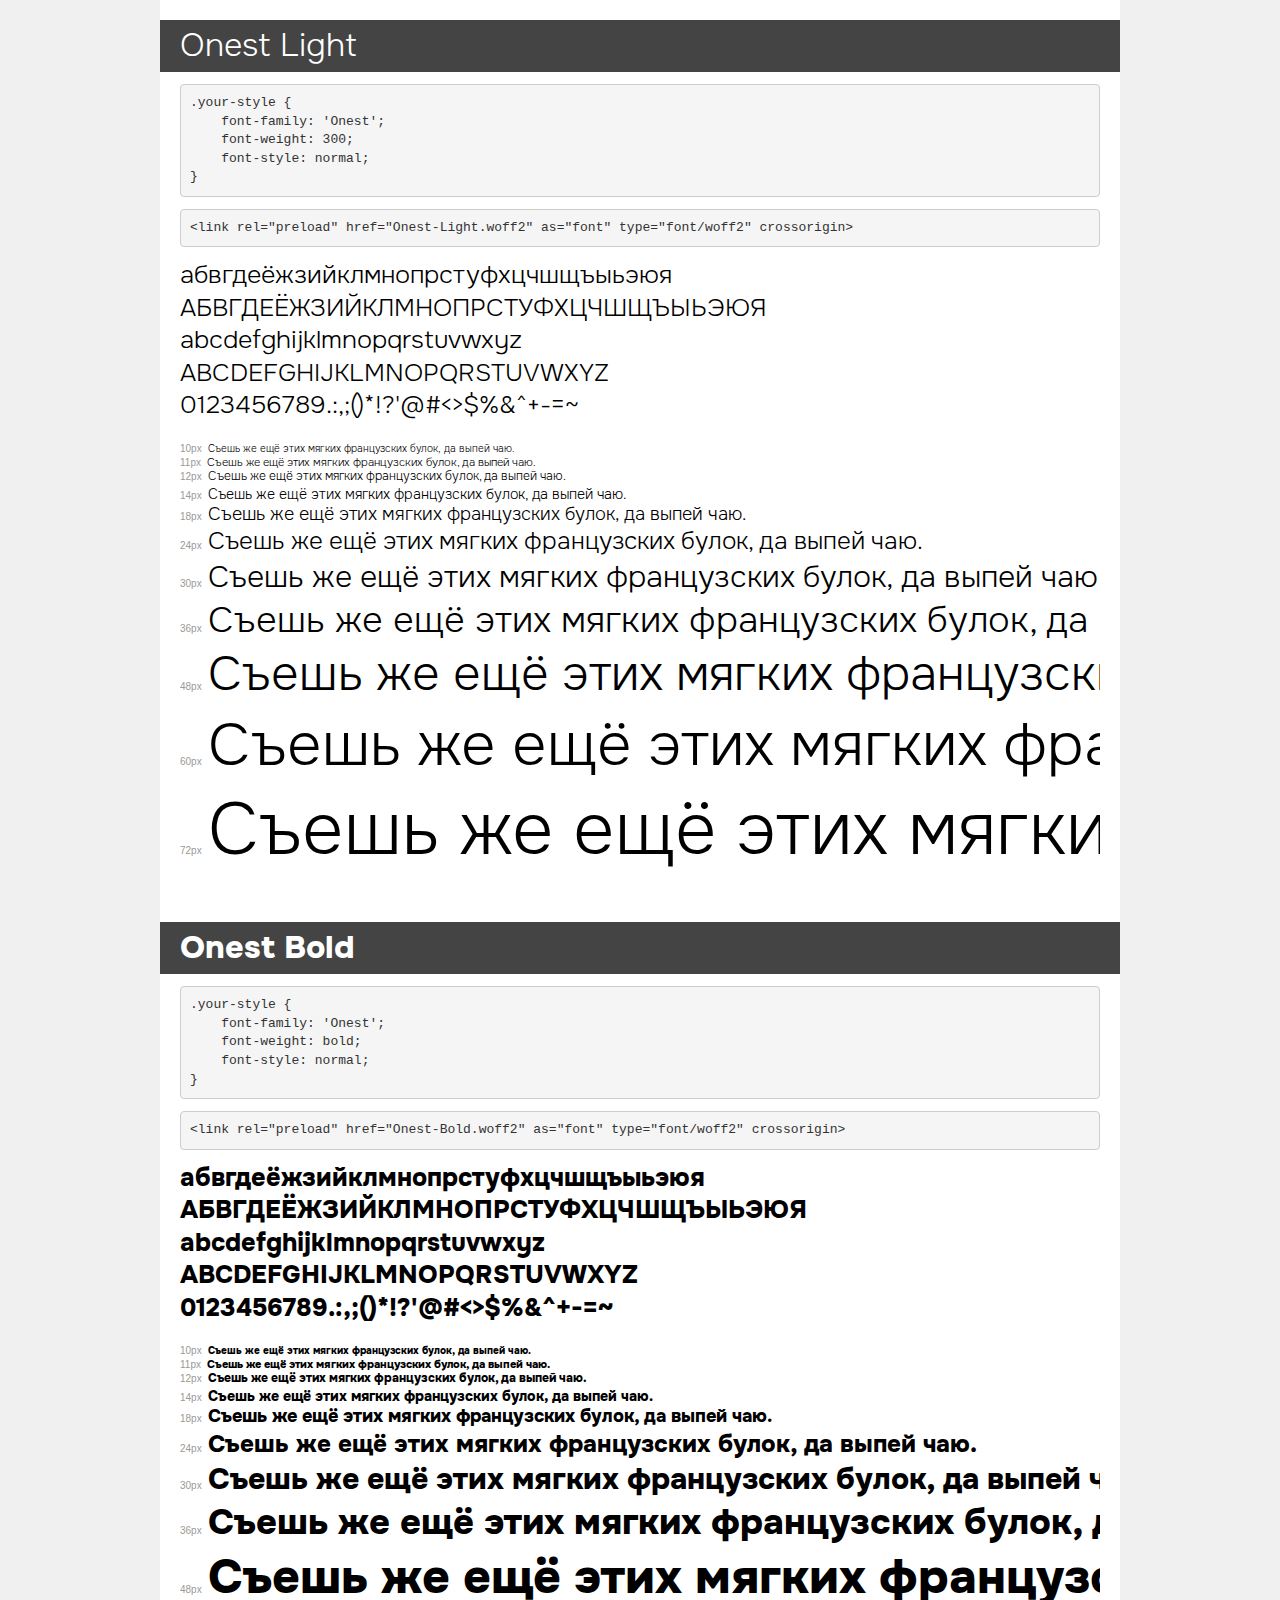
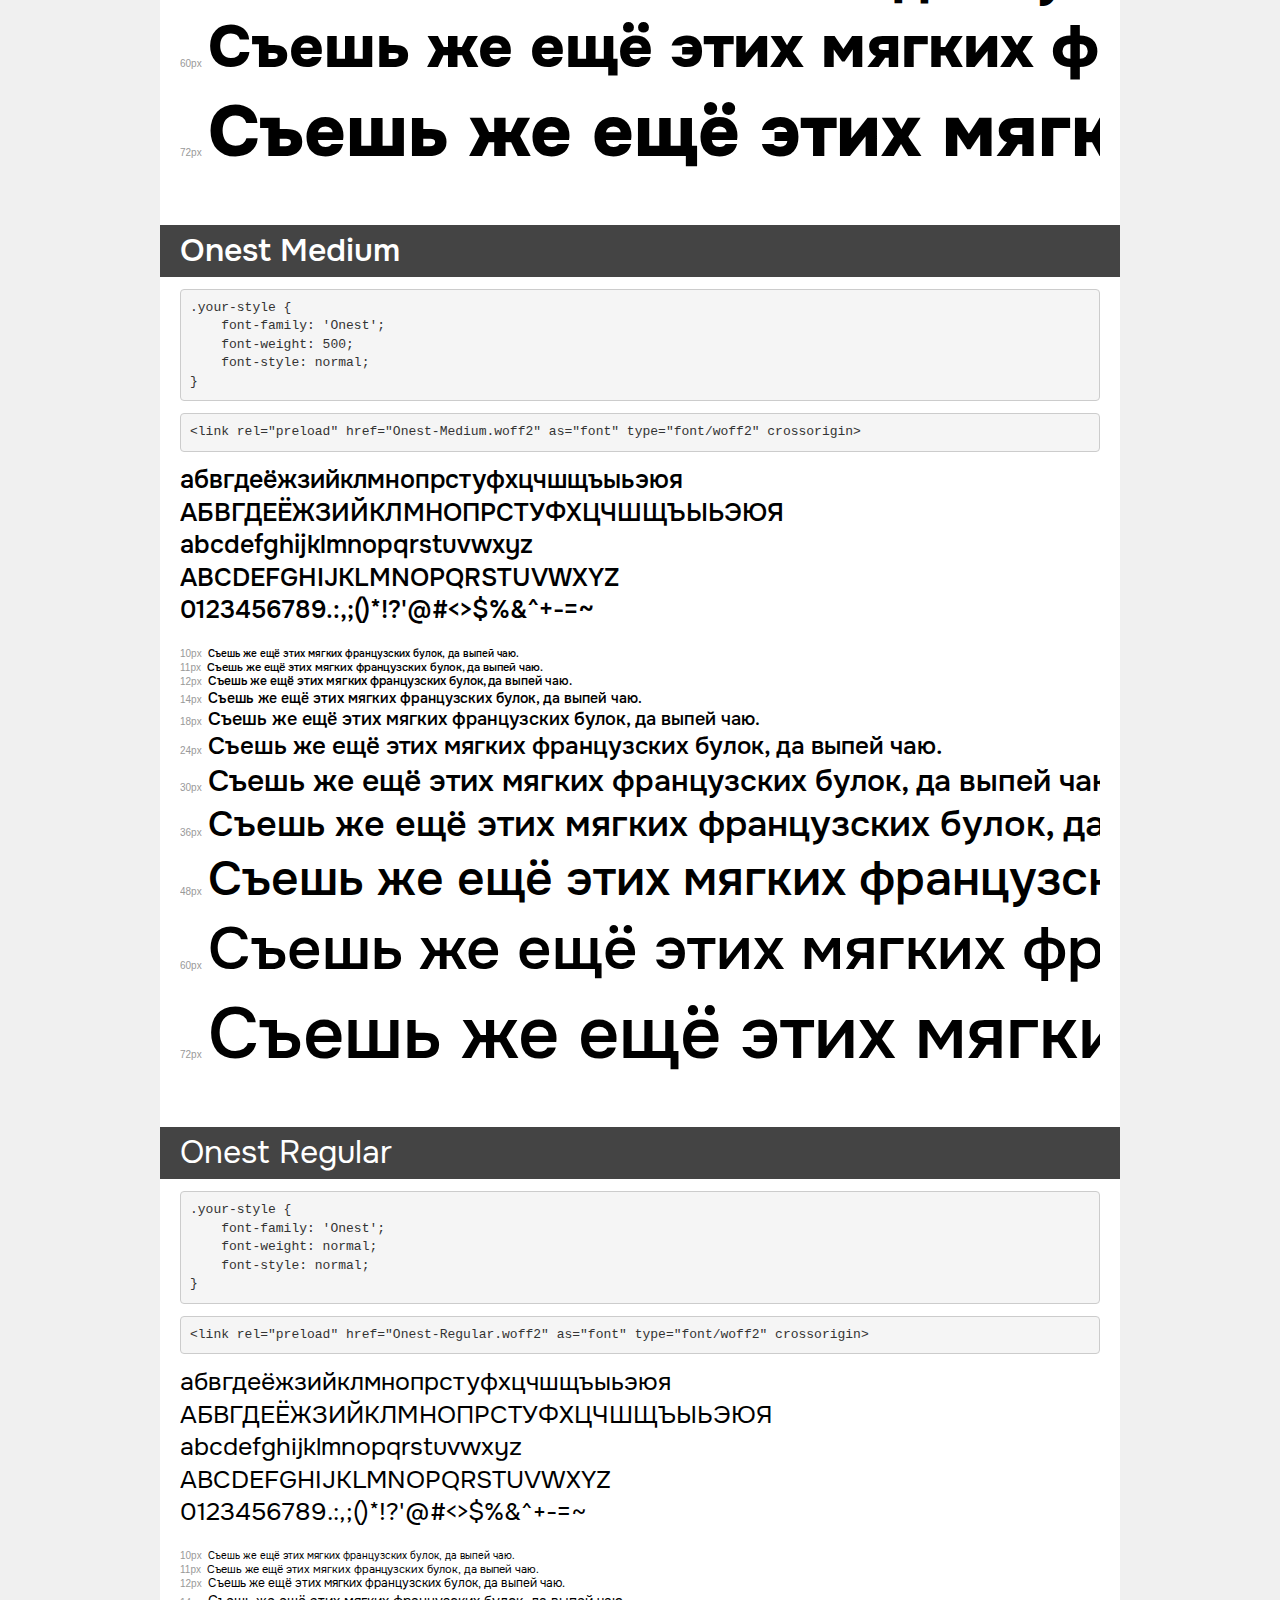
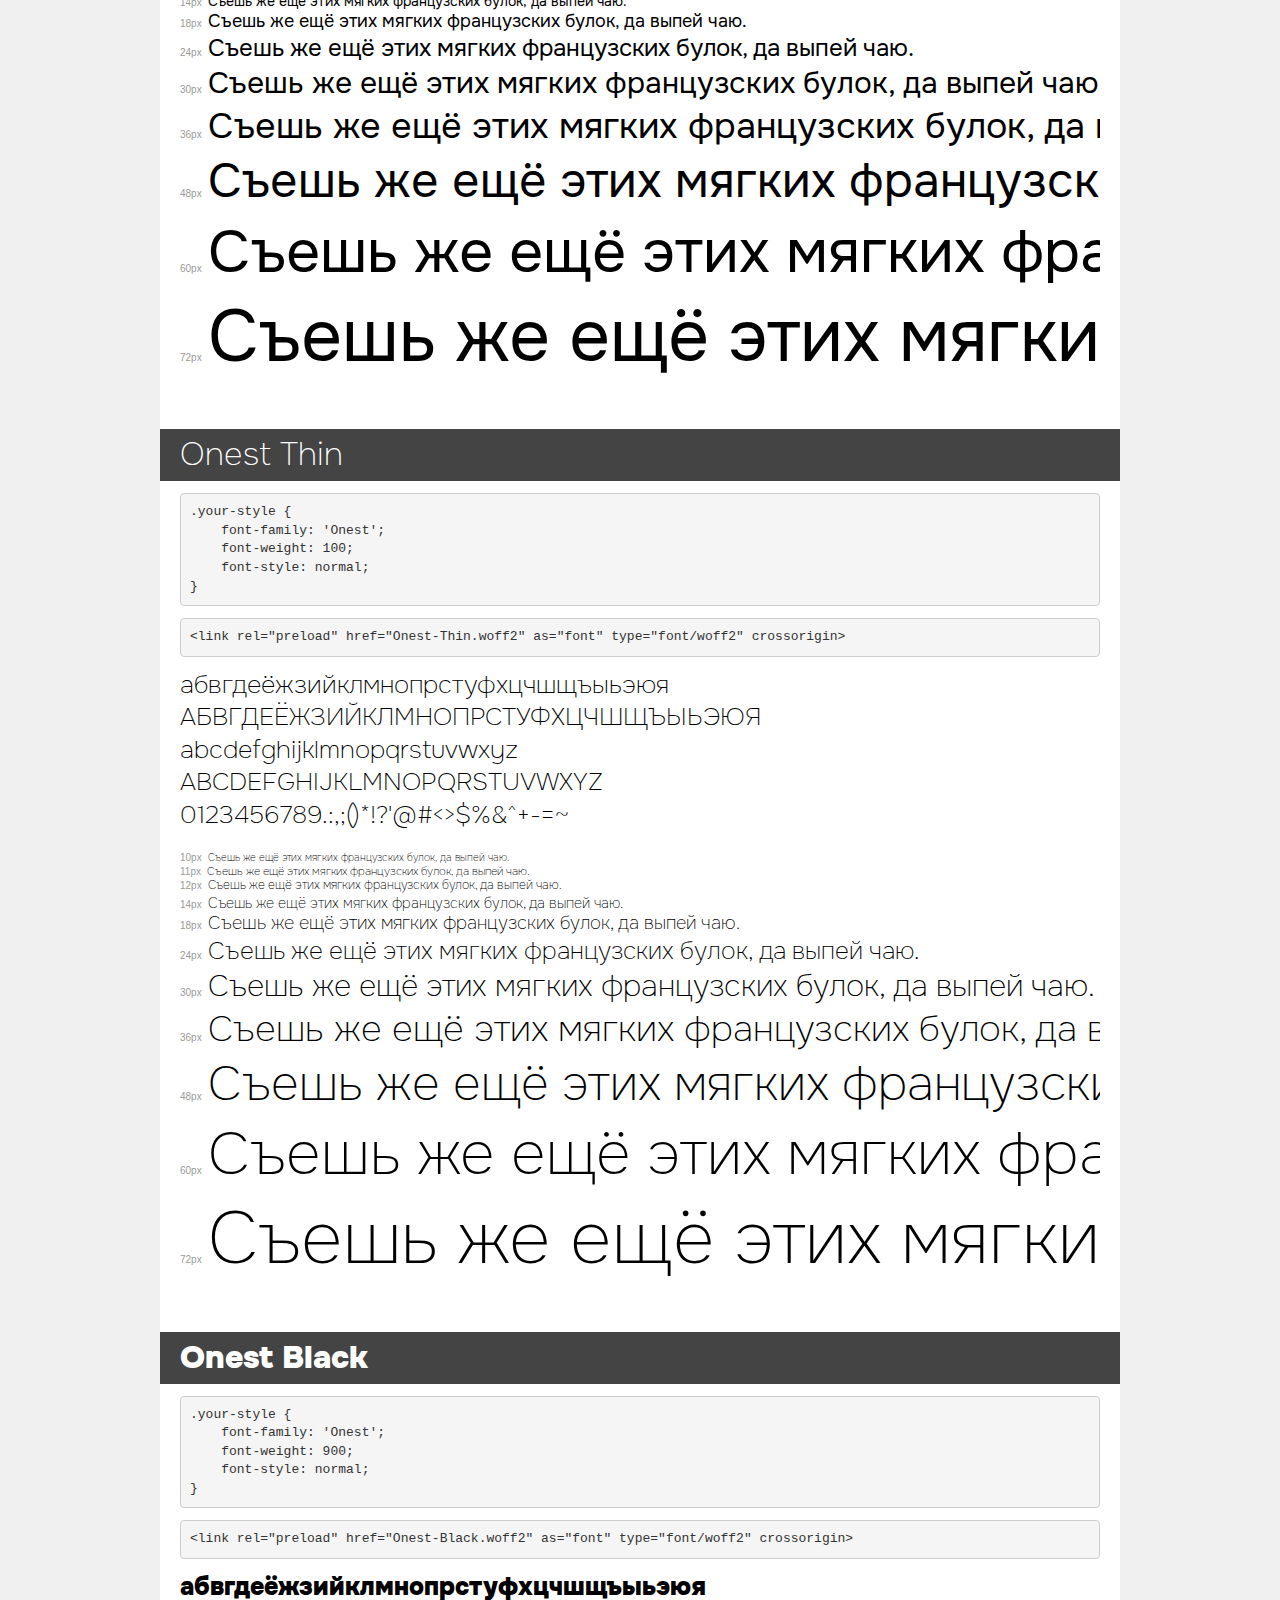
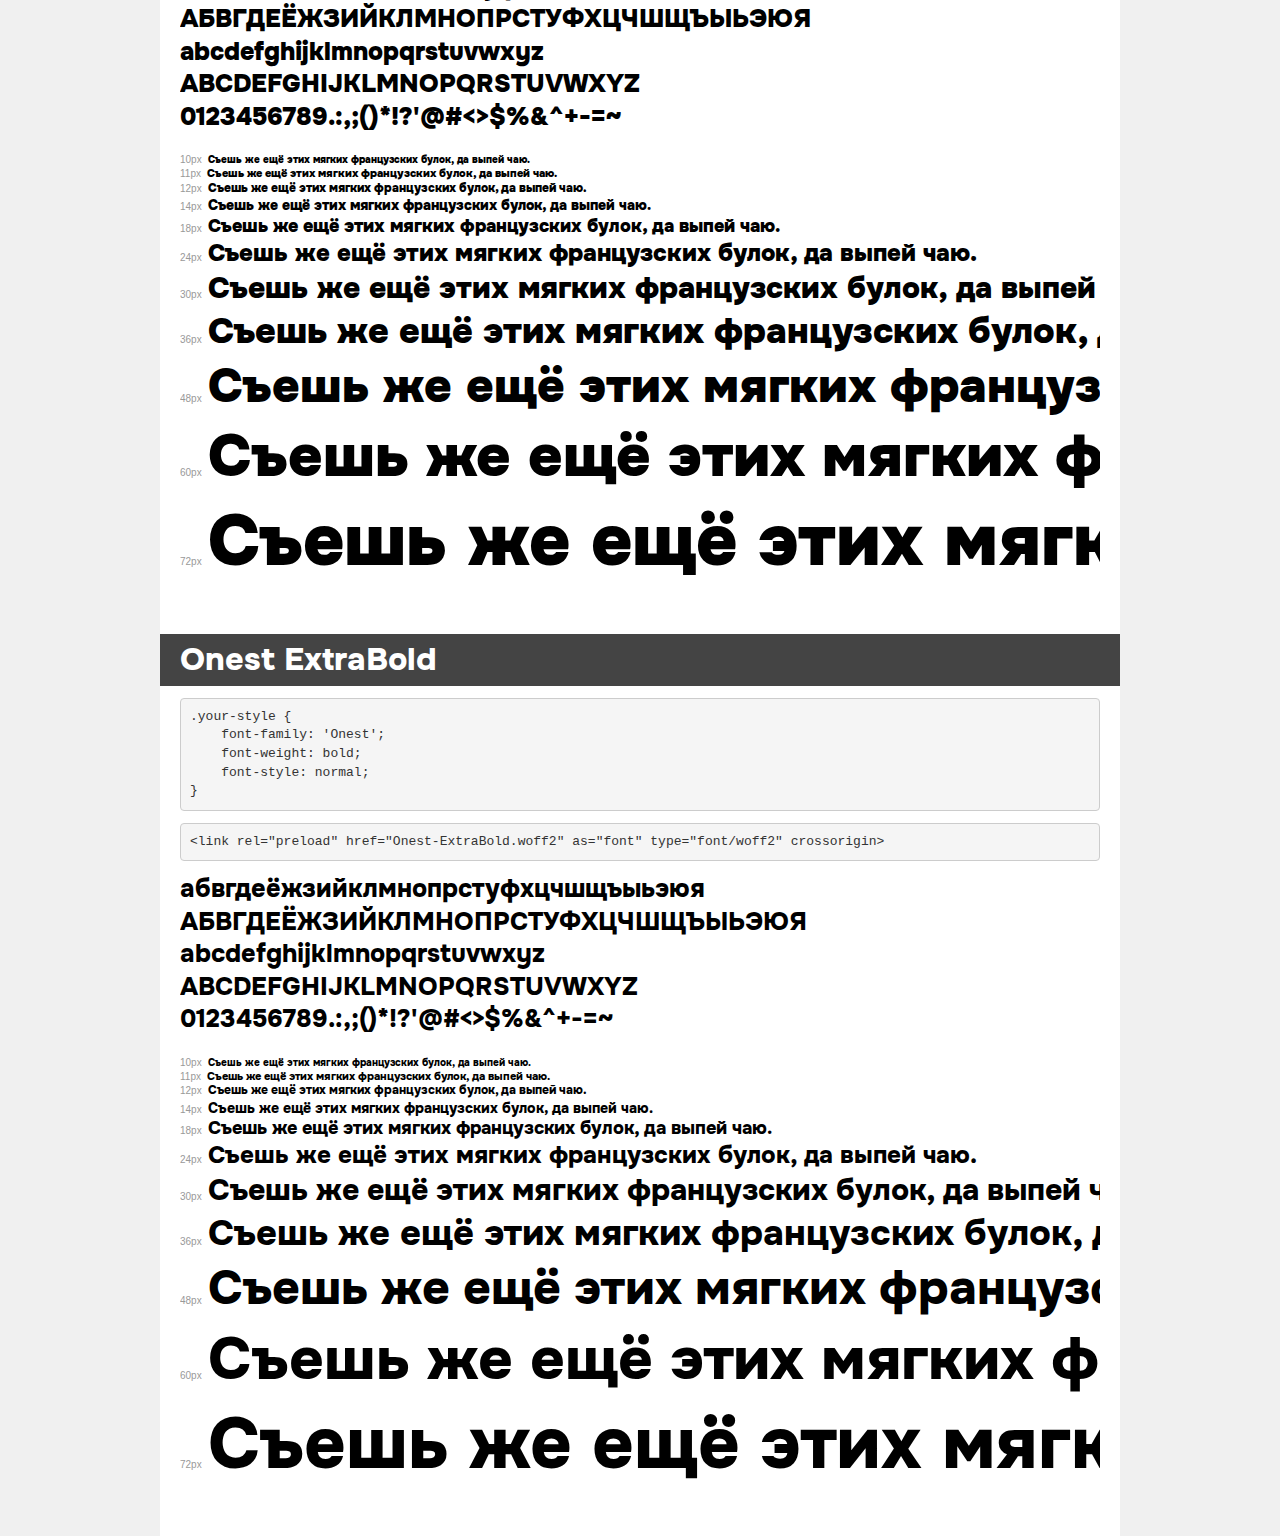
<file: assets/fonts/demo.html>
<!DOCTYPE html>
<html lang="en">
<head>
    <meta charset="utf-8">
    <meta http-equiv="X-UA-Compatible" content="IE=edge">
    <meta name="viewport" content="width=device-width, initial-scale=1">
    <meta name="robots" content="noindex, noarchive">
    <meta name="format-detection" content="telephone=no">
    <title>Transfonter demo</title>
    <link href="stylesheet.css" rel="stylesheet">
    <style>
        /*
        http://meyerweb.com/eric/tools/css/reset/
        v2.0 | 20110126
        License: none (public domain)
        */
        html, body, div, span, applet, object, iframe,
        h1, h2, h3, h4, h5, h6, p, blockquote, pre,
        a, abbr, acronym, address, big, cite, code,
        del, dfn, em, img, ins, kbd, q, s, samp,
        small, strike, strong, sub, sup, tt, var,
        b, u, i, center,
        dl, dt, dd, ol, ul, li,
        fieldset, form, label, legend,
        table, caption, tbody, tfoot, thead, tr, th, td,
        article, aside, canvas, details, embed,
        figure, figcaption, footer, header, hgroup,
        menu, nav, output, ruby, section, summary,
        time, mark, audio, video {
            margin: 0;
            padding: 0;
            border: 0;
            font-size: 100%;
            font: inherit;
            vertical-align: baseline;
        }
        /* HTML5 display-role reset for older browsers */
        article, aside, details, figcaption, figure,
        footer, header, hgroup, menu, nav, section {
            display: block;
        }
        body {
            line-height: 1;
        }
        ol, ul {
            list-style: none;
        }
        blockquote, q {
            quotes: none;
        }
        blockquote:before, blockquote:after,
        q:before, q:after {
            content: '';
            content: none;
        }
        table {
            border-collapse: collapse;
            border-spacing: 0;
        }
        /* demo styles */
        body {
            background: #f0f0f0;
            color: #000;
        }
        .page {
            background: #fff;
            width: 920px;
            margin: 0 auto;
            padding: 20px 20px 0 20px;
            overflow: hidden;
        }
        .font-container {
            overflow-x: auto;
            overflow-y: hidden;
            margin-bottom: 40px;
            line-height: 1.3;
            white-space: nowrap;
            padding-bottom: 5px;
        }
        h1 {
            position: relative;
            background: #444;
            font-size: 32px;
            color: #fff;
            padding: 10px 20px;
            margin: 0 -20px 12px -20px;
        }
        .letters {
            font-size: 25px;
            margin-bottom: 20px;
        }
        .s10:before {
            content: '10px';
        }
        .s11:before {
            content: '11px';
        }
        .s12:before {
            content: '12px';
        }
        .s14:before {
            content: '14px';
        }
        .s18:before {
            content: '18px';
        }
        .s24:before {
            content: '24px';
        }
        .s30:before {
            content: '30px';
        }
        .s36:before {
            content: '36px';
        }
        .s48:before {
            content: '48px';
        }
        .s60:before {
            content: '60px';
        }
        .s72:before {
            content: '72px';
        }
        .s10:before, .s11:before, .s12:before, .s14:before,
        .s18:before, .s24:before, .s30:before, .s36:before,
        .s48:before, .s60:before, .s72:before {
            font-family: Arial, sans-serif;
            font-size: 10px;
            font-weight: normal;
            font-style: normal;
            color: #999;
            padding-right: 6px;
        }
        pre {
            display: block;
            padding: 9px;
            margin: 0 0 12px;
            font-family: Monaco, Menlo, Consolas, "Courier New", monospace;
            font-size: 13px;
            line-height: 1.428571429;
            color: #333;
            font-weight: normal;
            font-style: normal;
            background-color: #f5f5f5;
            border: 1px solid #ccc;
            overflow-x: auto;
            border-radius: 4px;
        }
        /* responsive */
        @media (max-width: 959px) {
            .page {
                width: auto;
                margin: 0;
            }
        }
    </style>
</head>
<body>
<div class="page">
    <div class="demo">
        <h1 style="font-family: 'Onest'; font-weight: 300; font-style: normal;">Onest Light</h1>
        <pre title="Usage">.your-style {
    font-family: 'Onest';
    font-weight: 300;
    font-style: normal;
}</pre>
        <pre title="Preload (optional)">
&lt;link rel=&quot;preload&quot; href=&quot;Onest-Light.woff2&quot; as=&quot;font&quot; type=&quot;font/woff2&quot; crossorigin&gt;</pre>
        <div class="font-container" style="font-family: 'Onest'; font-weight: 300; font-style: normal;">
            <p class="letters">
                абвгдеёжзийклмнопрстуфхцчшщъыьэюя<br>
АБВГДЕЁЖЗИЙКЛМНОПРСТУФХЦЧШЩЪЫЬЭЮЯ<br>
abcdefghijklmnopqrstuvwxyz<br>
ABCDEFGHIJKLMNOPQRSTUVWXYZ<br>
                0123456789.:,;()*!?'@#&lt;&gt;$%&^+-=~
            </p>
            <p class="s10" style="font-size: 10px;">Съешь же ещё этих мягких французских булок, да выпей чаю.</p>
            <p class="s11" style="font-size: 11px;">Съешь же ещё этих мягких французских булок, да выпей чаю.</p>
            <p class="s12" style="font-size: 12px;">Съешь же ещё этих мягких французских булок, да выпей чаю.</p>
            <p class="s14" style="font-size: 14px;">Съешь же ещё этих мягких французских булок, да выпей чаю.</p>
            <p class="s18" style="font-size: 18px;">Съешь же ещё этих мягких французских булок, да выпей чаю.</p>
            <p class="s24" style="font-size: 24px;">Съешь же ещё этих мягких французских булок, да выпей чаю.</p>
            <p class="s30" style="font-size: 30px;">Съешь же ещё этих мягких французских булок, да выпей чаю.</p>
            <p class="s36" style="font-size: 36px;">Съешь же ещё этих мягких французских булок, да выпей чаю.</p>
            <p class="s48" style="font-size: 48px;">Съешь же ещё этих мягких французских булок, да выпей чаю.</p>
            <p class="s60" style="font-size: 60px;">Съешь же ещё этих мягких французских булок, да выпей чаю.</p>
            <p class="s72" style="font-size: 72px;">Съешь же ещё этих мягких французских булок, да выпей чаю.</p>
        </div>
    </div>

    <div class="demo">
        <h1 style="font-family: 'Onest'; font-weight: bold; font-style: normal;">Onest Bold</h1>
        <pre title="Usage">.your-style {
    font-family: 'Onest';
    font-weight: bold;
    font-style: normal;
}</pre>
        <pre title="Preload (optional)">
&lt;link rel=&quot;preload&quot; href=&quot;Onest-Bold.woff2&quot; as=&quot;font&quot; type=&quot;font/woff2&quot; crossorigin&gt;</pre>
        <div class="font-container" style="font-family: 'Onest'; font-weight: bold; font-style: normal;">
            <p class="letters">
                абвгдеёжзийклмнопрстуфхцчшщъыьэюя<br>
АБВГДЕЁЖЗИЙКЛМНОПРСТУФХЦЧШЩЪЫЬЭЮЯ<br>
abcdefghijklmnopqrstuvwxyz<br>
ABCDEFGHIJKLMNOPQRSTUVWXYZ<br>
                0123456789.:,;()*!?'@#&lt;&gt;$%&^+-=~
            </p>
            <p class="s10" style="font-size: 10px;">Съешь же ещё этих мягких французских булок, да выпей чаю.</p>
            <p class="s11" style="font-size: 11px;">Съешь же ещё этих мягких французских булок, да выпей чаю.</p>
            <p class="s12" style="font-size: 12px;">Съешь же ещё этих мягких французских булок, да выпей чаю.</p>
            <p class="s14" style="font-size: 14px;">Съешь же ещё этих мягких французских булок, да выпей чаю.</p>
            <p class="s18" style="font-size: 18px;">Съешь же ещё этих мягких французских булок, да выпей чаю.</p>
            <p class="s24" style="font-size: 24px;">Съешь же ещё этих мягких французских булок, да выпей чаю.</p>
            <p class="s30" style="font-size: 30px;">Съешь же ещё этих мягких французских булок, да выпей чаю.</p>
            <p class="s36" style="font-size: 36px;">Съешь же ещё этих мягких французских булок, да выпей чаю.</p>
            <p class="s48" style="font-size: 48px;">Съешь же ещё этих мягких французских булок, да выпей чаю.</p>
            <p class="s60" style="font-size: 60px;">Съешь же ещё этих мягких французских булок, да выпей чаю.</p>
            <p class="s72" style="font-size: 72px;">Съешь же ещё этих мягких французских булок, да выпей чаю.</p>
        </div>
    </div>

    <div class="demo">
        <h1 style="font-family: 'Onest'; font-weight: 500; font-style: normal;">Onest Medium</h1>
        <pre title="Usage">.your-style {
    font-family: 'Onest';
    font-weight: 500;
    font-style: normal;
}</pre>
        <pre title="Preload (optional)">
&lt;link rel=&quot;preload&quot; href=&quot;Onest-Medium.woff2&quot; as=&quot;font&quot; type=&quot;font/woff2&quot; crossorigin&gt;</pre>
        <div class="font-container" style="font-family: 'Onest'; font-weight: 500; font-style: normal;">
            <p class="letters">
                абвгдеёжзийклмнопрстуфхцчшщъыьэюя<br>
АБВГДЕЁЖЗИЙКЛМНОПРСТУФХЦЧШЩЪЫЬЭЮЯ<br>
abcdefghijklmnopqrstuvwxyz<br>
ABCDEFGHIJKLMNOPQRSTUVWXYZ<br>
                0123456789.:,;()*!?'@#&lt;&gt;$%&^+-=~
            </p>
            <p class="s10" style="font-size: 10px;">Съешь же ещё этих мягких французских булок, да выпей чаю.</p>
            <p class="s11" style="font-size: 11px;">Съешь же ещё этих мягких французских булок, да выпей чаю.</p>
            <p class="s12" style="font-size: 12px;">Съешь же ещё этих мягких французских булок, да выпей чаю.</p>
            <p class="s14" style="font-size: 14px;">Съешь же ещё этих мягких французских булок, да выпей чаю.</p>
            <p class="s18" style="font-size: 18px;">Съешь же ещё этих мягких французских булок, да выпей чаю.</p>
            <p class="s24" style="font-size: 24px;">Съешь же ещё этих мягких французских булок, да выпей чаю.</p>
            <p class="s30" style="font-size: 30px;">Съешь же ещё этих мягких французских булок, да выпей чаю.</p>
            <p class="s36" style="font-size: 36px;">Съешь же ещё этих мягких французских булок, да выпей чаю.</p>
            <p class="s48" style="font-size: 48px;">Съешь же ещё этих мягких французских булок, да выпей чаю.</p>
            <p class="s60" style="font-size: 60px;">Съешь же ещё этих мягких французских булок, да выпей чаю.</p>
            <p class="s72" style="font-size: 72px;">Съешь же ещё этих мягких французских булок, да выпей чаю.</p>
        </div>
    </div>

    <div class="demo">
        <h1 style="font-family: 'Onest'; font-weight: normal; font-style: normal;">Onest Regular</h1>
        <pre title="Usage">.your-style {
    font-family: 'Onest';
    font-weight: normal;
    font-style: normal;
}</pre>
        <pre title="Preload (optional)">
&lt;link rel=&quot;preload&quot; href=&quot;Onest-Regular.woff2&quot; as=&quot;font&quot; type=&quot;font/woff2&quot; crossorigin&gt;</pre>
        <div class="font-container" style="font-family: 'Onest'; font-weight: normal; font-style: normal;">
            <p class="letters">
                абвгдеёжзийклмнопрстуфхцчшщъыьэюя<br>
АБВГДЕЁЖЗИЙКЛМНОПРСТУФХЦЧШЩЪЫЬЭЮЯ<br>
abcdefghijklmnopqrstuvwxyz<br>
ABCDEFGHIJKLMNOPQRSTUVWXYZ<br>
                0123456789.:,;()*!?'@#&lt;&gt;$%&^+-=~
            </p>
            <p class="s10" style="font-size: 10px;">Съешь же ещё этих мягких французских булок, да выпей чаю.</p>
            <p class="s11" style="font-size: 11px;">Съешь же ещё этих мягких французских булок, да выпей чаю.</p>
            <p class="s12" style="font-size: 12px;">Съешь же ещё этих мягких французских булок, да выпей чаю.</p>
            <p class="s14" style="font-size: 14px;">Съешь же ещё этих мягких французских булок, да выпей чаю.</p>
            <p class="s18" style="font-size: 18px;">Съешь же ещё этих мягких французских булок, да выпей чаю.</p>
            <p class="s24" style="font-size: 24px;">Съешь же ещё этих мягких французских булок, да выпей чаю.</p>
            <p class="s30" style="font-size: 30px;">Съешь же ещё этих мягких французских булок, да выпей чаю.</p>
            <p class="s36" style="font-size: 36px;">Съешь же ещё этих мягких французских булок, да выпей чаю.</p>
            <p class="s48" style="font-size: 48px;">Съешь же ещё этих мягких французских булок, да выпей чаю.</p>
            <p class="s60" style="font-size: 60px;">Съешь же ещё этих мягких французских булок, да выпей чаю.</p>
            <p class="s72" style="font-size: 72px;">Съешь же ещё этих мягких французских булок, да выпей чаю.</p>
        </div>
    </div>

    <div class="demo">
        <h1 style="font-family: 'Onest'; font-weight: 100; font-style: normal;">Onest Thin</h1>
        <pre title="Usage">.your-style {
    font-family: 'Onest';
    font-weight: 100;
    font-style: normal;
}</pre>
        <pre title="Preload (optional)">
&lt;link rel=&quot;preload&quot; href=&quot;Onest-Thin.woff2&quot; as=&quot;font&quot; type=&quot;font/woff2&quot; crossorigin&gt;</pre>
        <div class="font-container" style="font-family: 'Onest'; font-weight: 100; font-style: normal;">
            <p class="letters">
                абвгдеёжзийклмнопрстуфхцчшщъыьэюя<br>
АБВГДЕЁЖЗИЙКЛМНОПРСТУФХЦЧШЩЪЫЬЭЮЯ<br>
abcdefghijklmnopqrstuvwxyz<br>
ABCDEFGHIJKLMNOPQRSTUVWXYZ<br>
                0123456789.:,;()*!?'@#&lt;&gt;$%&^+-=~
            </p>
            <p class="s10" style="font-size: 10px;">Съешь же ещё этих мягких французских булок, да выпей чаю.</p>
            <p class="s11" style="font-size: 11px;">Съешь же ещё этих мягких французских булок, да выпей чаю.</p>
            <p class="s12" style="font-size: 12px;">Съешь же ещё этих мягких французских булок, да выпей чаю.</p>
            <p class="s14" style="font-size: 14px;">Съешь же ещё этих мягких французских булок, да выпей чаю.</p>
            <p class="s18" style="font-size: 18px;">Съешь же ещё этих мягких французских булок, да выпей чаю.</p>
            <p class="s24" style="font-size: 24px;">Съешь же ещё этих мягких французских булок, да выпей чаю.</p>
            <p class="s30" style="font-size: 30px;">Съешь же ещё этих мягких французских булок, да выпей чаю.</p>
            <p class="s36" style="font-size: 36px;">Съешь же ещё этих мягких французских булок, да выпей чаю.</p>
            <p class="s48" style="font-size: 48px;">Съешь же ещё этих мягких французских булок, да выпей чаю.</p>
            <p class="s60" style="font-size: 60px;">Съешь же ещё этих мягких французских булок, да выпей чаю.</p>
            <p class="s72" style="font-size: 72px;">Съешь же ещё этих мягких французских булок, да выпей чаю.</p>
        </div>
    </div>

    <div class="demo">
        <h1 style="font-family: 'Onest'; font-weight: 900; font-style: normal;">Onest Black</h1>
        <pre title="Usage">.your-style {
    font-family: 'Onest';
    font-weight: 900;
    font-style: normal;
}</pre>
        <pre title="Preload (optional)">
&lt;link rel=&quot;preload&quot; href=&quot;Onest-Black.woff2&quot; as=&quot;font&quot; type=&quot;font/woff2&quot; crossorigin&gt;</pre>
        <div class="font-container" style="font-family: 'Onest'; font-weight: 900; font-style: normal;">
            <p class="letters">
                абвгдеёжзийклмнопрстуфхцчшщъыьэюя<br>
АБВГДЕЁЖЗИЙКЛМНОПРСТУФХЦЧШЩЪЫЬЭЮЯ<br>
abcdefghijklmnopqrstuvwxyz<br>
ABCDEFGHIJKLMNOPQRSTUVWXYZ<br>
                0123456789.:,;()*!?'@#&lt;&gt;$%&^+-=~
            </p>
            <p class="s10" style="font-size: 10px;">Съешь же ещё этих мягких французских булок, да выпей чаю.</p>
            <p class="s11" style="font-size: 11px;">Съешь же ещё этих мягких французских булок, да выпей чаю.</p>
            <p class="s12" style="font-size: 12px;">Съешь же ещё этих мягких французских булок, да выпей чаю.</p>
            <p class="s14" style="font-size: 14px;">Съешь же ещё этих мягких французских булок, да выпей чаю.</p>
            <p class="s18" style="font-size: 18px;">Съешь же ещё этих мягких французских булок, да выпей чаю.</p>
            <p class="s24" style="font-size: 24px;">Съешь же ещё этих мягких французских булок, да выпей чаю.</p>
            <p class="s30" style="font-size: 30px;">Съешь же ещё этих мягких французских булок, да выпей чаю.</p>
            <p class="s36" style="font-size: 36px;">Съешь же ещё этих мягких французских булок, да выпей чаю.</p>
            <p class="s48" style="font-size: 48px;">Съешь же ещё этих мягких французских булок, да выпей чаю.</p>
            <p class="s60" style="font-size: 60px;">Съешь же ещё этих мягких французских булок, да выпей чаю.</p>
            <p class="s72" style="font-size: 72px;">Съешь же ещё этих мягких французских булок, да выпей чаю.</p>
        </div>
    </div>

    <div class="demo">
        <h1 style="font-family: 'Onest'; font-weight: bold; font-style: normal;">Onest ExtraBold</h1>
        <pre title="Usage">.your-style {
    font-family: 'Onest';
    font-weight: bold;
    font-style: normal;
}</pre>
        <pre title="Preload (optional)">
&lt;link rel=&quot;preload&quot; href=&quot;Onest-ExtraBold.woff2&quot; as=&quot;font&quot; type=&quot;font/woff2&quot; crossorigin&gt;</pre>
        <div class="font-container" style="font-family: 'Onest'; font-weight: bold; font-style: normal;">
            <p class="letters">
                абвгдеёжзийклмнопрстуфхцчшщъыьэюя<br>
АБВГДЕЁЖЗИЙКЛМНОПРСТУФХЦЧШЩЪЫЬЭЮЯ<br>
abcdefghijklmnopqrstuvwxyz<br>
ABCDEFGHIJKLMNOPQRSTUVWXYZ<br>
                0123456789.:,;()*!?'@#&lt;&gt;$%&^+-=~
            </p>
            <p class="s10" style="font-size: 10px;">Съешь же ещё этих мягких французских булок, да выпей чаю.</p>
            <p class="s11" style="font-size: 11px;">Съешь же ещё этих мягких французских булок, да выпей чаю.</p>
            <p class="s12" style="font-size: 12px;">Съешь же ещё этих мягких французских булок, да выпей чаю.</p>
            <p class="s14" style="font-size: 14px;">Съешь же ещё этих мягких французских булок, да выпей чаю.</p>
            <p class="s18" style="font-size: 18px;">Съешь же ещё этих мягких французских булок, да выпей чаю.</p>
            <p class="s24" style="font-size: 24px;">Съешь же ещё этих мягких французских булок, да выпей чаю.</p>
            <p class="s30" style="font-size: 30px;">Съешь же ещё этих мягких французских булок, да выпей чаю.</p>
            <p class="s36" style="font-size: 36px;">Съешь же ещё этих мягких французских булок, да выпей чаю.</p>
            <p class="s48" style="font-size: 48px;">Съешь же ещё этих мягких французских булок, да выпей чаю.</p>
            <p class="s60" style="font-size: 60px;">Съешь же ещё этих мягких французских булок, да выпей чаю.</p>
            <p class="s72" style="font-size: 72px;">Съешь же ещё этих мягких французских булок, да выпей чаю.</p>
        </div>
    </div>

</div>
</body>
</html>
</file>
<file: assets/css/fonts.css>
@font-face {
    font-family: 'Onest';
    src: url('../fonts/Onest-Light.eot');
    src: url('../fonts/Onest-Light.eot?#iefix') format('embedded-opentype'),
        url('../fonts/Onest-Light.woff2') format('woff2'),
        url('../fonts/Onest-Light.woff') format('woff'),
        url('../fonts/Onest-Light.ttf') format('truetype'),
        url('../fonts/Onest-Light.svg#Onest-Light') format('svg');
    font-weight: 300;
    font-style: normal;
    font-display: swap;
}

@font-face {
    font-family: 'Onest';
    src: url('../fonts/Onest-Bold.eot');
    src: url('../fonts/Onest-Bold.eot?#iefix') format('embedded-opentype'),
        url('../fonts/Onest-Bold.woff2') format('woff2'),
        url('../fonts/Onest-Bold.woff') format('woff'),
        url('../fonts/Onest-Bold.ttf') format('truetype'),
        url('../fonts/Onest-Bold.svg#Onest-Bold') format('svg');
    font-weight: bold;
    font-style: normal;
    font-display: swap;
}

@font-face {
    font-family: 'Onest';
    src: url('../fonts/Onest-Medium.eot');
    src: url('../fonts/Onest-Medium.eot?#iefix') format('embedded-opentype'),
        url('../fonts/Onest-Medium.woff2') format('woff2'),
        url('../fonts/Onest-Medium.woff') format('woff'),
        url('../fonts/Onest-Medium.ttf') format('truetype'),
        url('../fonts/Onest-Medium.svg#Onest-Medium') format('svg');
    font-weight: 500;
    font-style: normal;
    font-display: swap;
}

@font-face {
    font-family: 'Onest';
    src: url('../fonts/Onest-Regular.eot');
    src: url('../fonts/Onest-Regular.eot?#iefix') format('embedded-opentype'),
        url('../fonts/Onest-Regular.woff2') format('woff2'),
        url('../fonts/Onest-Regular.woff') format('woff'),
        url('../fonts/Onest-Regular.ttf') format('truetype'),
        url('../fonts/Onest-Regular.svg#Onest-Regular') format('svg');
    font-weight: normal;
    font-style: normal;
    font-display: swap;
}

@font-face {
    font-family: 'Onest';
    src: url('../fonts/Onest-Thin.eot');
    src: url('../fonts/Onest-Thin.eot?#iefix') format('embedded-opentype'),
        url('../fonts/Onest-Thin.woff2') format('woff2'),
        url('../fonts/Onest-Thin.woff') format('woff'),
        url('../fonts/Onest-Thin.ttf') format('truetype'),
        url('../fonts/Onest-Thin.svg#Onest-Thin') format('svg');
    font-weight: 100;
    font-style: normal;
    font-display: swap;
}

@font-face {
    font-family: 'Onest';
    src: url('../fonts/Onest-Black.eot');
    src: url('../fonts/Onest-Black.eot?#iefix') format('embedded-opentype'),
        url('../fonts/Onest-Black.woff2') format('woff2'),
        url('../fonts/Onest-Black.woff') format('woff'),
        url('../fonts/Onest-Black.ttf') format('truetype'),
        url('../fonts/Onest-Black.svg#Onest-Black') format('svg');
    font-weight: 900;
    font-style: normal;
    font-display: swap;
}

@font-face {
    font-family: 'Onest';
    src: url('../fonts/Onest-ExtraBold.eot');
    src: url('../fonts/Onest-ExtraBold.eot?#iefix') format('embedded-opentype'),
        url('../fonts/Onest-ExtraBold.woff2') format('woff2'),
        url('../fonts/Onest-ExtraBold.woff') format('woff'),
        url('../fonts/Onest-ExtraBold.ttf') format('truetype'),
        url('../fonts/Onest-ExtraBold.svg#Onest-ExtraBold') format('svg');
    font-weight: bold;
    font-style: normal;
    font-display: swap;
}
</file>
<file: assets/css/style.css>
:root {
    --font-size-main: 120px;
    --font-size-title: 70px;
    --font-size-main-desc: 32px;

    --color-main: #2a2a2a;
    --color-red: #FF2615;
    --color-grey: #D9D9D9;

    --border-main: 3px solid #2a2a2a;
}
* {
    margin: 0;
    padding: 0;
    box-sizing: border-box;
}
body {
    font-family: 'Onest';
    font-weight: 400;
    font-size: 17px;
    color: var(--color-main);
}
.mainWrapper {
    max-width: 1280px;
    padding: 0 40px;
    margin: 0 auto;
    position: relative;
    overflow: hidden;
}
.imageWithText {
    line-height: 1.4em;
}
/* Спецификация */
.wrap {
    display: flex;   
}
a.btnBig {
    border: 3px solid #2A2A2A;
    font-weight: 500;
    font-size: 17px;
    line-height: 24px;
    color: #2a2a2a;
    text-decoration: none;
    width: 100%;
    display: flex;
    align-items: center;
    justify-content: center;
    padding: 35px 0;
}
.mainTitle {
    font-size: var(--font-size-main);
    line-height: 0.85em;
    font-weight: 700;
}

.title {
    font-weight: 700;
    font-size: 70px;
    line-height: 70px;
}
.title span {
    display: block;
}
.title span.red {
    color: var(--color-red);
}
.btn {
    border: 3px solid;
    border-radius: 40px;
    background: transparent;
    padding: 10px 18px;
    font-weight: 500;
    font-size: 17px;
    cursor: pointer;
    display: inline-block;
    color: var(--color-main);
    text-decoration: none;
}
.btn:hover {
    color: var(--color-red);
}
.reg.active {
    padding-left: 37px;
    color: var(--color-red);
    border: 3px solid var(--color-red);
    background: url(../img/check-btn.svg) no-repeat 6% 50%;
}
.sectionOffers.innerOffer .btn {
    align-items: center;
    font-size: 20px;
    font-weight: 500;
}
img {
    width: 100%;
    height: 100%;
    object-fit: cover;
    display: block;
}
#changeCity {
    display: flex;
    align-items: center;
    cursor: pointer;
}
#changeCity img {
    width: auto;
    margin-left: 15px;
}
.image {
    position: relative;
}
.aroundRed:before {
    content: '';
    display: block;
    width: 290px;
    height: 290px;
    position: absolute;
    background: var(--color-red);
    border-radius: 50%;
    bottom: -80px;
    left: -110px;
    z-index: -1;
}
.lineRed:before {
    content: '';
    display: block;
    width: 1465px;
    height: 70px;
    position: absolute;
    background: var(--color-red);
    transform: rotate(70deg) translate(27rem, 32rem);
    z-index: -1;
}
.imageLeft {
    max-width: 807px;
    position: relative;
    z-index: -2;
}
p {
    line-height: 1.4em;
}
a {
    text-decoration: none;
    color: #808080;
}
ul {
    list-style: none;
}
li {
    position: relative;
    display: flex;
    align-items: center;  
    padding-left: 27px;
}
li:not(:last-child) {
    margin-bottom: 24px;  
}
li:before {
    content: '';
    display: block;
    width: 12px;
    height: 12px;
    background: #FF2615;
    margin-right: 15px;
    border-radius: 50%;
    position: absolute;
    left: 0;
}
label {
    /* border-bottom: 2px solid #d7d7d7; */
    display: flex;
    /* margin-bottom: 37px; */
    position: relative;
}
input,
textarea {
    font-family: 'Onest';
    border: 0;
    outline: none;
    width: 100%;
    padding: 25px 0;
    font-weight: 500;
    font-size: 20px;
    line-height: 26px;
    resize: none;
    overflow: hidden;
    height: 75px;
}
label button {
    border: 0;
    outline: none;
    background: transparent;
    cursor: pointer;
}
.placeholder {
    position: absolute;
    font-size: 20px;
    font-weight: 500;
    translate: 0 5px;
    color: #808080;
    cursor: text;
    width: 100%;
    height: 100%;
    display: flex;
    align-items: center;
    transition: all .5s linear;
}
.placeholder.active {
    font-size: 15px;
    translate: 0 -38px;
    color: var(--color-main);
}
.innerPage .formSearch {
    margin: 40px 0 48px;
} 
.formSearch label {
    padding: 0 5px;
    border-bottom: 1px solid #d7d7d7;
    margin: 0;
}
.formSearch input {
    font-size: 17px;
    padding: 12px 0;
}
.search {
    max-width: 320px;
    display: flex;
    align-items: center;
}
.search button {
    margin-right: 15px;
}
input[type="search" i]::-webkit-search-cancel-button {
    opacity: .5;
    filter: brightness(0.1);
    cursor: pointer;
}
input:-webkit-autofill,
input:-webkit-autofill:hover,
input:-webkit-autofill:focus,
input:-webkit-autofill:active{
    -webkit-box-shadow: 0 0 0 30px white inset !important;
}

.descSection {
    font-weight: 500;
    font-size: 20px;
    line-height: 26px;
}
label.labelCheckbox {
    border: 0;
    padding: 0;
    margin: 0;
    display: flex;
    align-items: center;
    font-size: 20px;
    font-weight: 700;
    color: var(--color-main);
    cursor: pointer;
    margin-bottom: 40px;
}
label.labelCheckbox input[type='checkbox'] {
    display: none;
}
label.labelCheckbox .checkbox {
    position: relative;
    margin-right: 12px;
}
label.labelCheckbox span {
    display: flex;
    width: 28px;
    height: 28px;
    border: 1px solid #d7d7d7;
    border-radius: 4px;
}
label.labelCheckbox:hover span {
    background: url(../img/check.svg) no-repeat 50% 50%;
    filter: contrast(0.5);
}
label.labelCheckbox input:checked ~ span {
    background: var(--color-red) url(../img/check.svg) no-repeat 50% 50%;
    border: 1px solid var(--color-red);
    filter: contrast(1);
}

/*

*/
.inputDinamicWrap {
    margin-bottom: 37px;
}
.inputDinamic {
    position: relative;    
    border-bottom: 2px solid #d7d7d7;
}
.inputDinamic:hover {    
    border-bottom: 2px solid var(--color-main);
}
.inputDinamic label{
    position: absolute;
    top: 21px;
    border: 0;
    cursor: text;
    font-size: 20px;
    font-weight: 500;
    translate: 0 5px;
    color: #808080;
    z-index: 1;
}
.inputDinamic input:focus + label,.inputDinamic input:not(:placeholder-shown) + label{
    opacity:1;
    /* transform: scale(.9) translateY(-100%) translateX(-10px); */
    /* transform: scale(0.75) translateY(-190%) translateX(-21px); */
    font-size: 15px;
    top: -13px;
    color:#000;
    z-index: 2;
}
.inputDinamic input:focus{
    outline-color: transparent;
}
.inputDinamic input{
    width:100%;
    position: relative;
    z-index: 2;
    background: transparent;
}
.inputDinamic label,.inputDinamic input{
    transition: all 0.2s;
    transition-timing-function: ease;
    transition-timing-function: cubic-bezier(0.25, 0.1, 0.25, 1);
    opacity: 1;
}
.customSelectPlaceholder {
    position: absolute;
    color: #808080;
    top: 25px;
    font-weight: 500;
    font-size: 20px;
    opacity: 0;
    transition: all .3s linear;
    z-index: -1;
}
.customSelectPlaceholder.active {
    color:#000;
    position: absolute;
    top: -8px;
    font-size: 15px;
    opacity: 1;
    z-index: 0;
}
.inputDinamic span {
    position: absolute;
    left: 0;
    bottom: -33px;
    font-size: 15px;
    color: #808080;
}
.inputDinamicWrap .inputDinamicTextBottom {
    margin-top: 10px;
    display: inline-block;
    font-size: 14px;
}
.wrapBtn {
    display: flex;
    align-items: center;
    flex-wrap: wrap;
    margin: 0 -5px;
}
.wrapBtn .btn {
    margin: 0 5px 12px;
}
.formText {
    font-size: 17px;
    font-weight: 500;
    margin-left: 35px;
}
.formText a,
.policy a {
    color: var(--color-red);
}
.policy {
    font-size: 15px;
    display: block;
    margin-bottom: 36px;
}
span.btnEye {
    position: absolute;
    width: 24px;
    height: 24px;
    background: url(../img/eye-open.svg) no-repeat 50%  50%;
    bottom: 0;
    right: 0;
    left: auto;
    z-index: 2;
    cursor: pointer;
    transform: translate(0, -85%);
}
span.btnEye.active {
    background: url(../img/eye-close.svg) no-repeat 50%  50%;
}

/* Загрузка файла  */
.input-file {
	position: relative;
	border: 0;
    display: block;
}
.input-file span {
	position: relative;
	display: inline-block;
	cursor: pointer;
	outline: none;
    color: var(--color-main);
    border: 3px solid var(--color-main);
    border-radius: 40px;
    padding: 12px 20px;
    font-size: 17px;
    font-weight: 500;
    line-height: 24px;

}
.input-file input[type=file] {
	position: absolute;
	z-index: -1;
	opacity: 0;
	display: block;
	width: 0;
	height: 0;
}

/* Hover/active */
.input-file:hover span {
	
}
.input-file:active span {
	
}
 
/* Disabled */
.input-file input[type=file]:disabled + span {
	background-color: #eee;
}
/* Пагинация */
.pagi {
    display: flex;
    justify-content: space-between;
    align-items: center;
    margin-top: 83px;
}
.pagi .wrap a,
.pagi span {
    width: 44px;
    height: 44px;
    font-size: 17px;
    display: flex;
    align-items: center;
    justify-content: center;
    border-radius: 50%;
    margin: 0 8px;
}
.pagi .wrap span {
    opacity: .5;
}
.pagi .wrap a:hover {
    color: #808080;
    background: #d7d7d780;
}
.pagi .wrap a.active {
    background: var(--color-red)!important;
    color: #fff!important ;
}
.pagiBtn {
    font-size: 15px;
    color: var(--color-main);
    font-weight: 500;
    border: 3px solid;
    padding: 7px 17px;
    border-radius: 40px;
}
.pagiBtn:hover {
    color: var(--color-red);
}

/*ANCHOR --- Кастомизированный селект */
.customSelect {
    position: relative;
    width: 100%;
    border-bottom: 2px solid #d7d7d7;
    
    margin-bottom: 37px;
}
.customSelect select {
    display: none;
}
.select-selected {
    background-color: transparent;
    color: #808080;
    padding: 25px 0;
    height: 75px;
    cursor: pointer;
    font-size: 20px;
    
    line-height: 26px;
}
.select-selected:after {
    position: absolute;
    content: url(../img/arrow-dropdown.svg);
    display: block;
    top: 50%;
    right: 0;
    transition: all .3s ease;
    -webkit-transform: translate(0, -40%);
       -moz-transform: translate(0, -40%);
        -ms-transform: translate(0, -40%);
         -o-transform: translate(0, -40%);
            transform: translate(0, -40%);
}
.select-items div {
    color: #000000;
    padding: 27px 45px;
    cursor: pointer;
    font-size: 20px;
    font-weight: 500;
}
.select-items div:hover {
    background: rgb(215 215 215 / 50%);
}
.select-items {
    position: absolute;
    color: var(--color-main);
    top: 100%;
    left: 0;
    right: 0;
    z-index: 99;
    padding: 12px 0;
    background: #fff;
    max-height: 200px;
    overflow: auto;
    border: 2px solid #000;
}
.select-hide {
    display: none;
}
.same-as-selected {
    background-color: var(--color-0);
    color: var(--color-11);
}
.select-selected.select-arrow-active:after {
    rotate: -180deg;
    translate: 0 -80%;
}
/* Скрол */
.select-items::-webkit-scrollbar {
    width: 5px;
    background-color: #fff;
}
.select-items::-webkit-scrollbar-thumb {
    background-color: #D9D9D9;
}
/* Alphabet */
.alphabet .list {
    display: flex;
    flex-wrap: wrap;
}
.alphabet a {
    text-transform: uppercase;
    display: flex;
    width: 44px;
    height: 44px;
    border-radius: 50%;
    align-items: center;
    justify-content: center;
    margin: 0 8px 12px 0;
}
.alphabet a.active {
    background: var(--color-red);
    color: #fff;
}
.alphabet a:hover {
    background: #d7d7d780;
}
/* Top panel */
.topPanel {
    display: flex;
    justify-content: space-between;
    align-items: center;
    padding: 23px 0;
}
.topPanel.active {
    background: #fff;
}
.topPanel.active .burger span:nth-child(2) {
    display: none;
}
.topPanel.active .burger span:nth-child(1) {
    transform: rotate(45deg) translate(0px, 7px);
    width: 30px;
}
.topPanel.active .burger span:nth-child(3) {
    transform: rotate(-45deg) translate(0px, -6px);
    width: 30px;
}
.menu {
    margin: 0 auto 0 80px;
    display: flex;
    align-items: center;
    cursor: pointer;
}
.burger span {
    display: block;
    height: 3px;
    width: 24px;
    background: #2a2a2a;
}
.burger {
    margin-right: 15px;
}
.burger span:not(:last-child) {
    margin-bottom: 7px;
}
.topPanel.active  .burger {
    margin-right: 9px;
}
/* Popups */
.overlayPopup {
    position: fixed;
    width: 100%;
    height: 100%;
    top: 0;
    left: 0;
    background: #00000063;
    z-index: -99999;
    opacity: 0;
    transition: all .2s ease;
}
.closeBtnPopup img {
    width: auto;
    height: auto;
}
.social:hover,
.closeBtnPopup:hover {
    filter: invert(13%) sepia(97%) saturate(11107%) hue-rotate(1078deg) brightness(170%) contrast(113%);
}
.closeBtnPopup {
    position: absolute;
    top: 30px;
    right: 35px;
    cursor: pointer;
}
.popupModal.active .overlayPopup {
    opacity: 1;
    z-index: 10;
}
.popup {
    position: fixed;
    max-width: 650px;
    z-index: 11;
    width: 100%;
    top: 0;
    right: 0;
    height: 100%;
    opacity: 0;
    z-index: -99999;
    transition: all .2s ease;
}
.popupModal.active .popup {
    opacity: 1;
    z-index: 10;
}
.animateLines {
    display: flex;
}
.animateLine {
    position: relative;
    width: 25%;
    height: 100vh;
    background: #fff;
    translate: 0% 100%;
    transition: all 1s linear;
}
.animateLine:before {
    content: '';
    display: block;
    background: var(--color-red);
    width: 100%;
    height: 300px;
    top: 0;
    position: absolute;
    translate: 0% -100%;
}
.popupModal.active .animateLine {
    translate: 0% 0%;
}
.animateLine:nth-child(1) {
    translate: 0% 300%;
}
.animateLine:nth-child(2) {
    translate: 0% 250%;
}
.animateLine:nth-child(3) {
    translate: 0% 200%;
}
.animateLine:nth-child(4) {
    translate: 0% 100%;
}
.popupBody {
    translate: 0% 100%;
    height: 100vh;
    padding: 75px;
}
.popupModal.active .popupBody {
    translate: 0% -100%;
    transition: all 1.8s ease;
    overflow: auto;
}
.popupBody .title {
    margin-bottom: 41px;
}
/* Скрол */
.popupBody::-webkit-scrollbar {
    width: 5px;
    background-color: var(--color-grey);
}
.popupBody::-webkit-scrollbar-thumb {
    background-color: var(--color-red);
}
/* Dropmenu */

.topMenu {
    position: fixed;
    right: 0;
    left: 0;
    width: 100%;
    z-index: 9;
    display: none;
}
.topMenu.active {
    display: block;
}
.wrapper {
    max-width: 1280px;
    margin: 0 auto;
    padding: 0 40px;
}
.overlay {
    position: fixed;
    width: 100%;
    height: 100%;
    left: 0;
    right: 0;
    background: #000;
    opacity: .5;
    z-index: -1;
}
.topMenuDrop {
    background: #fff;
    border-top: 1px solid #D7D7D7;
}
.topMenuDrop a {
    color: var(--color-main);
    text-decoration: none;
}
.topMenuBody {
    padding: 61px 0;
    display: flex;
    justify-content: space-between;
}
.topMenuBig {
    display: flex;
    flex-direction: column;
}
.topMenuBig a {
    font-weight: 700;
    font-size: var(--font-size-title);
    line-height: 70px;
}
.topMenuBig a:not(:last-child) {
    margin-bottom: 50px;
}
.topMenuSmall {
    max-width: 285px;
    width: 100%;
    display: flex;
    flex-direction: column;
}
.topMenuSmall a {
    font-weight: 400;
    font-size: 17px;
    line-height: 24px;
}
.topMenuSmall a:not(:last-child) {
    margin: 20px 0 0;
}
.topMenuSmall .contacts {
    margin-top: auto;
}
.topMenuSmall .contacts .address, 
.topMenuSmall .contacts .phone {
    font-weight: 400;
    font-size: 15px;
    line-height: 20px;
    color: #808080;
    margin-top: 10px;
    display: block;
}

/* Header */
.header .image {
    position: absolute;
    top: -270px;
    right: -45%;
    z-index: -1;
}
.header .mainTitle {
    margin: 45px 0 0;
}
.header .mainTitle span {
    color: var(--color-red);
}
.header .list {
    display: flex;
    align-items: flex-start;
    justify-content: space-between;
    max-width: 655px;
    margin-top: 90px;
}
.header .listItem span {
    width: 90px;
    height: 90px;
    display: block;
    background: var(--color-grey);
    margin-bottom: 10px;
}
.header .listItem {
    width: 200px;
    font-weight: 500;
}
.header .description {
    font-weight: 700;
    font-size: var(--font-size-main-desc);
    line-height: 42px;
    max-width: 690px;
    margin-top: 160px;
}

/* section */
.section {
    padding: 68px 0;
}
.section .wrap {
    justify-content: space-between;
}
.sectionAbout {
    max-width: 316px;
    width: 100%;
    display: flex;
    flex-direction: column;
}
.section .mainTitle {
    margin-bottom: 18px;
}
.sectionAbout .text {
    font-size: 26px;
    font-weight: 500;
    margin-top: auto;
}
.sectionImage {
    max-width: 810px;
    width: 100%;
    height: 465px;
    background: var(--color-grey);
}

/* Секция с карточками на главной */
.sectionCards {
    padding-top: 50px;
}
.mainCards {
    display: flex;
    justify-content: space-between;
    margin: 0 -15px;
}
.mainCards:nth-child(odd) {
    align-items: flex-end;
}
.mainCards:nth-child(even) {
    align-items: flex-start;
}
.mainCards:not(:last-child) {
    margin-bottom: 30px;
}
.mainCard {
    padding: 40px;
    border: var(--border-main);
    margin: 0 15px;
}
.mainCard.small {
    max-width: 423px;
    width: 100%;
}
.mainCard.big {
    max-width: 745px;
    width: 100%;
}
.mainCards .title {
    margin-bottom: 40px;
}
.mainCard ul {
    max-width: 470px;
    width: 100%;
}
.mainCard .btnMore {
    margin-top: 40px;
}

/* Секция сотни решений */
.sectionInfo {
    padding-top: 130px;
}
.sectionInfo .mainTitle {
    text-align: right;
    margin-bottom: 75px;
    width: 99%;
    margin-left: auto;
}
.sectionInfo .title {
    padding-left: 85px;
    margin-bottom: 32px;
}
.sectionInfo .title span:first-child {
    margin-left: 175px;
}
.imageWithText {
    display: flex;
    justify-content: space-between;
}
.sectionInfo .imageWithText p {
    width: 33%;
}
.sectionInfo .title.secondTitle {
    padding: 13px 115px 0 0;
    text-align: end;
    margin-bottom: 27px;
}
.sectionInfo .title.secondTitle span:nth-child(3) {
    margin-right: 80px;
}
.sectionInfo .title.secondTitle span:nth-child(2) {
    margin-right: 120px;
}
.sectionInfo .title.secondTitle span:nth-child(1) {
    margin: 0 250px 0 0;
}
.sectionInfo .desc.right {
    width: 100%;
    max-width: 410px;
    margin-left: auto;
}
.sectionInfo .imageRight {
    max-width: 620px;
    margin: 110px 0 0 auto;
}
.sectionInfo .thirdTitle {
    margin: -49px 0 28px 0;
    padding: 0;
}
.sectionInfo .thirdTitle span:first-child {
    margin-left: 0;
}
.sectionInfo .thirdTitle span:nth-child(2) {
    margin-left: 140px;
}
.desc.center {
    max-width: 628px;
    padding-right: 60px;
    margin: 0 auto;
}
.sectionInfo .btnBig {
    margin-top: 70px;
}

/* Секция с динамическим заголовком */
.sectionEffect {
    padding: 120px 0 0;
}
.sectionEffectImage {
    position: relative;
}
.sectionEffectElement {
    display: flex;
    position: absolute;
    top: 0;
}
.sectionEffectElement .title {
    padding: 55px 0 0 50px;
    color: #fff;
}
.sectionEffectElement .title span:nth-child(2) {
    margin-left: 120px;
}
.sectionEffectElement .arrow {
    margin-left: 170px;
}

.listElements {
    padding-top: 70px;
    position: relative;
}
.listElements .desc {
    max-width: 500px;
    font-weight: 500;
    font-size: 20px;
    line-height: 26px;
    margin: 0 0 70px 50px;
}
.listElement {
    display: flex;
    align-items: center;
}
.listElement .image {
    max-width: 560px;
    width: 100%;
}
.listElement .name {
    font-weight: 400;
    font-size: 17px;
    line-height: 24px;
}
.listElement .line {
    height: 1px;
    width: 41%;
    margin: 0 auto;
    background: var(--color-red);
}
.listElement:nth-child(1),
.listElement:nth-child(2),
.listElement:nth-child(3) {
    padding-left: 50px;
    > .image {
        margin-left: 30px;
    }
    > .name {
        max-width: 82px;
        display: block;
        width: 100%;
    }
}
.listElement:nth-child(2) {
    padding-right: 130px;
}
.listElement:nth-child(3) {
    padding-right: 250px;
}
.listElement:nth-child(4),
.listElement:nth-child(5),
.listElement:nth-child(6) {
    padding-right: 15px;
    > .image {
        margin-right: 30px;
    }
    > .line {
        margin-right: 30px;
    }    
    > .name {
        max-width: 100px;
        display: block;
        width: 100%;
    }
}
.listElement:nth-child(4) {
    padding-left: 260px;
    > .line {
        width: 30%;
    } 
}
.listElement:nth-child(5) {
    padding-left: 125px;
    > .line {
        width: 35%;
    } 
}
.listElements:before {
    content: '';
    display: block;
    background: var(--color-red);
    width: 325px;
    height: 325px;
    border-radius: 50%;
    position: absolute;
    top: 35rem;
    right: 10rem;
}
.listElements:after {
    content: '';
    display: block;
    height: 71px;
    width: 645px;
    background: var(--color-red);
    position: absolute;
    z-index: -1;
    transform: rotate(37deg);
    bottom: 20rem;
    left: 2rem;
}

/* Секция выбор цвета лестницы */
.sectionColors {
    padding-top: 120px;
}
.sectionColors .title {
    padding-left: 88px;
    margin-bottom: 70px;
}
.sectionColors .title span:first-child {
    margin-left: 110px;
}
.stairsItem {
    display: none;
}
.stairsItem.active {
    display: block;
}
.stairsList .desc {
    font-size: 20px;
    font-weight: 500;
    line-height: 26px;
    max-width: 610px;
    margin-bottom: 45px;
}
.colorList {
    display: flex;
    flex-wrap: wrap;
}
.colorsSidebar {
    max-width: 360px;
    width: 100%;
}
.colorItem {
    width: 120px;
    height: 120px;
    display: flex;
    align-items: center;
    justify-content: center;
    cursor: pointer;
}
.colorItem input {
    display: none;
}
.colorItem:has([data-color='color1']) {
    background: #B27D40;
}
.colorItem:has([data-color='color2']) {
    background: #CD986F;
}
.colorItem:has([data-color='color3']) {
    background: #E8E1D1;
}
.colorItem:has([data-color='color4']) {
    background: #A97D58;
}
.colorItem:has([data-color='color5']) {
    background: #6F4722;
}
.colorItem:has([data-color='color6']) {
    background: #473427;
}
.colorItem:has([data-color='color7']) {
    background: #EE9191;
}
.colorItem:has([data-color='color8']) {
    background: #B9D1FF;
}
.colorItem:has([data-color='color9']) {
    background: #ECECEC;
}
.colorItem:has(:checked)::after {
    content: url(../img/checked.svg);
    border: 1px solid var(--color-main);
    width: 46px;
    height: 46px;
    display: flex;
    align-items: center;
    justify-content: center;
    border-radius: 50%;
}
.colorsSidebar .colorsSidebarTitle {
    font-size: 32px;
    font-weight: 700;
    line-height: 42px;
    margin-bottom: 32px;
}
.stairsColor:not(:last-child) {
    margin-bottom: 45px;
}
.colorsSidebar .btn {
    width: 375px;
    position: relative;
    margin-left: -14px;
}

/* Секция с весом */
.sectionWeight {
    padding-top: 130px;
}
.sectionWeight .title span:nth-child(2) {
    margin-left: 9%;
}
.sectionWeight .title span:nth-child(3) {
    margin-left: 51%;
}
.sectionWeight .title {
    margin-bottom: 70px;
}
.sectionWeight .wrap {
    max-width: 980px;
    margin: 0 auto;
    width: 100%;
    justify-content: space-between;
}
.sectionWeight .desc {
    font-size: 20px;
    font-weight: 500;
    line-height: 26px;
    max-width: 415px;
    position: relative;
}
.sectionWeight .desc:after {
    content: '';
    display: block;
    width: 339px;
    height: 46px;
    background: var(--color-red);
    position: absolute;
    bottom: 0;
}
.sectionWeight .weight {
    position: relative;
}
.sectionWeight .weight:after {
    content: '';
    display: block;
    width: 289px;
    height: 289px;
    background: var(--color-red);
    border-radius: 50%;
    position: absolute;
    bottom: -9rem;
    right: -5rem;
    z-index: -1;
}
.sectionWeight .weight span {
    font-size: 220px;
    font-weight: 700;
    line-height: 171px;
    margin-bottom: 10px;
    display: block;
}
.sectionWeight .weight p {
    font-size: 20px;
    font-weight: 500;
    padding-left: 35px;
}

/* Секция про безопастность */
.sectionSafety {
    padding-top: 265px;
    position: relative;
}
.sectionSafety:after,
.sectionSafety:before {
    content: '';
    display: block;
    background: var(--color-red);
    position: absolute;
    bottom: 0;
}
.sectionSafety:after {
    width: 435px;
    height: 435px;
    border-radius: 50%;
    z-index: -1;
    bottom: 18%;
    left: 11%;
}
.sectionSafety:before {
    width: 706.935px;
    height: 71px;
    transform: rotate(-63deg) translate(35rem, 22rem);
}
.sectionSafety .title span:nth-child(2) {
    margin-left: 2%;
}
.sectionSafety .title span:nth-child(3) {
    margin-left: 42%;
}
.sectionSafety .image {
    max-width: 785px;
    margin-top: -55px;
}
.sectionSafetyWrap {
    position: relative;
}
.sectionSafetyWrap {
    position: absolute;
    top: 12%;
    right: -28%;
    max-width: 500px;
}
.sectionSafetyWrap .desc {
    font-size: 20px;
    font-weight: 500;
    line-height: 26px;
    margin-bottom: 13%;
}

/* Секция про монтажников */
.sectionPersonal {
    padding-top: 125px;
}
.sectionPersonal .title {
    max-width: 795px;
    margin-bottom: 70px;
}
.sectionPersonalAbout .desc {
    font-size: 26px;
    font-weight: 500;
    line-height: 32px;
}
.sectionPersonalAbout {
    max-width: 480px;
    margin-right: 70px;
    display: flex;
    flex-direction: column;
    align-items: flex-end;
}
.sectionPersonalAbout .btn {
    margin-top: auto;
}
.sectionPersonalItem {
    display: flex;
    align-items: flex-end;
}
.sectionPersonalItem .image {
    margin-right: 30px;
}

.sectionPersonalItem  .name {
    font-size: 26px;
    font-weight: 500;
    line-height: 32px;
    margin-bottom: 10px;
}
.sectionPersonalItem .info {
    line-height: 24px;
    margin-bottom: 8px;
}
.sectionPersonalItem .count {
    display: flex;
    align-items: center;
}
.sectionPersonalItem .count span:first-child {
    display: block;
    width: 28px;
    height: 28px;
    background: var(--color-grey);
    margin-right: 10px;
}

/* Секция про изменения лестниц */
.sectionChangeStairs {
    padding: 120px 0 0;
}
.sectionChangeStairs .title span:nth-child(3) {
    margin-left: 33%;
}
.sectionChangeStairs .title span:nth-child(4) {
    margin-left: 19%;
}
.sectionChangeStairs .wrap {
    justify-content: space-between;
}
.sectionChangeStairs .stairs {
    margin-right: -40px;
}
.sectionChangeStairs .about {
    width: 55%;
}
.sectionChangeStairs .about .desc {
    font-size: 32px;
    font-weight: 700;
    line-height: 42px;
    padding-left: 19%;
    margin-top: 70px;
}
.sectionChangeStairs .stairs .desc {
    font-size: 13px;
    line-height: 18px;
    margin: 20px 0 0;
}

/* Секция с карточкой оффера */
.sectionOffers {
    padding: 120px 0 0;
}
.offer {
    border: 4px solid var(--color-main);
    padding: 55px 0;
    text-align: center;
}
.offer .title {
    margin-bottom: 70px;
}
.offer .desc {
    font-size: 26px;
    font-weight: 500;
    line-height: 32px;
    margin-bottom: 25px;
}
.offer .wrap {
    justify-content: center;
}
.offer .wrap .btn:not(:last-child) {
    margin-right: 20px;
}
.sectionOffers .btn {
    display: inline-flex;
}

/* Секция с карточкой оффера на внутренних страницах */
.innerOffer .offer {
    padding: 95px 0;
}
.innerOffer .desc {
    font-size: 20px;
    margin-bottom: 35px;
}
.innerOffer .title {
    margin-bottom: 45px;
}
.innerOffer span {
    display: block;
    margin-bottom: 32px;
}
.offerBtn {
    padding: 18px 32px;
    font-weight: 500;
    font-size: 20px;
    background: var(--color-red);
    color: #fff;
    border-color: var(--color-red);
    line-height: 26px;
}
.offerBtn:hover {
    background: transparent;
    color: var(--color-red)
}

/* Футер */
.footer {
    padding: 120px 0 15px;
    display: flex;
    justify-content: space-between;
}
.footerAbout .logo {
    max-width: 165px;
    display: block;
    margin-bottom: 40px;
}
.footerAbout .btn {
    margin-right: 40px;
}
.socialLinks {
    display: flex;
}
.socialLinks .social:not(:last-child) {
    margin-right: 20px;
}
.footerAbout .address {
    margin: 55px 0 13px;
}
.contacts .phone {
    text-decoration: none;
    color: var(--color-main);
}
.footerMenu {
    max-width: 45%;
    display: flex;
    flex-wrap: wrap;
    padding: 82px 0 0;
}
.footerMenu  a {
    text-decoration: none;
    color: var(--color-main);
    width: 30%;
    padding: 0 0 0 28px;
    position: relative;
    margin-bottom: 24px;
    display: block;
}
.footerMenu  a:nth-child(odd) {
    width: 63%;
}
.footerMenu  a.dots:before {
    content: '';
    display: block;
    background: var(--color-red);
    width: 8px;
    height: 8px;
    border-radius: 50%;
    position: absolute;
    left: 0;
    top: 45%;
    transform: translate(0, -50%);
}
/* Страница где купить Карточки магазинов */
.citySection {
    padding: 28px 0 0;
}
.cityList {
    display: flex;
    flex-wrap: wrap;
    margin: 0 -10px;
}
.cityContacts {
    border: 1px solid rgba(0, 0, 0, 0.24);
    padding: 20px;
    margin: 0 10px 20px;
    max-width: 31.5%;
    width: 100%;
}

.citySection .title {
    margin-bottom: 30px;
}
.cityContacts .name {
    font-weight: 500;
    font-size: 26px;
    line-height: 32px;
    margin-bottom: 8px;
}
.cityContacts .timeWork {
    margin: 40px 0 0;
    display: flex;
    flex-direction: column;
}
.cityContacts .contacts {
    margin-top: 35px;
    display: flex;
    flex-direction: column;
}
.cityContacts .contacts a {
    margin-bottom: 3px;
}
a.site {
    color: var(--color-red);
}

/* Страница Контакты */
.contactSection {
    padding: 60px 0 0;
}
.contactBlock {
    width: 47%;
}
.contactBlock:not(:last-child) {
    margin-right: 70px;
    padding-right: 110px;
}
.contactBlock .title {
    margin-bottom: 15px;
}
.contactItem a,
.contactItem span {
    font-weight: 500;
    font-size: 20px;
    line-height: 26px;
    color: var(--color-main);
}
.contactItem .name {
    margin-bottom: 13px;
}
.contactList {
    display: flex;
    flex-wrap: wrap;
    justify-content: space-between;
}
.contactItem {
    width: 45%;    
    margin-bottom: 50px
}
.map .desc {
    display: block;
    margin-top: 16px;
}
.contactSection .wrap {
    padding-bottom: 60px;
}

/* Страница выбора Монтажников */
.personalList {
    display: flex;
    margin: 0 -20px -30px;
    flex-wrap: wrap;
    align-items: flex-start;
}
.personalItem {
    margin: 0 20px;
    position: relative;
    width: 21.5%;
    padding-bottom: 60px;
}
.personalItem .btn {
    display: none;
    position: absolute;
}

.personalItem:hover .btn {
    display: block;
}
.personalItem:before {
    content: '';
    display: block;
    background: #fff;
    border: 3px solid #000000;
    width: 120%;
    height: 110%;
    position: absolute;
    z-index: -1;
    top: -27px;
    left: -28px;
    display: none;
}
.personalItem:hover::before {
    display: block;
}
.personalItem .name {
    font-weight: 500;
    font-size: 26px;
    line-height: 32px;
    margin: 23px 0 10px;
    word-break: break-word;
}
.personalItem .city {
    margin-bottom: 8px;
}
.personalItem .icon {
    margin-right:10px;
}
.personalItem .btn {
    width: 100%;
    margin-top: 12px;
    text-align: center;
}
.personalItem .image {
    z-index: -2;
}
.personalItem:hover .image {
    z-index: 0;
}
.countPersonal {
    display: block;
    margin: 52px 0 50px;
}


/* Страница предложение для дилеров */
.headerInner .mainTitle {
    margin: -210px 0 0;
}
.headerInner {
    padding-bottom: 100px;
}
.headerInner  .white {
    color: #fff;
}
.tiles {
    display: grid;
    grid-template-columns: repeat(2, 1fr);
    grid-template-rows: repeat(3, 1fr);
    grid-column-gap: 0px;
    grid-row-gap: 0px;
}
.tile {
    width: 200px;
    height: 200px;
    font-size: 20px;
    font-weight: 500;
    line-height: 24px;
    text-align: center;
    display: flex;
    align-items: center;
    justify-content: center;
}
.tile img {
    width: 100%;
    height: 100%;
    object-fit: cover;
}
.tile:nth-child(1) { grid-area: 1 / 1 / 2 / 2; }
.tile:nth-child(2) { grid-area: 1 / 2 / 2 / 3; }
.tile:nth-child(3) { grid-area: 2 / 1 / 3 / 2; }
.tile:nth-child(4) { grid-area: 2 / 2 / 3 / 3; }
.tile:nth-child(5) { grid-area: 3 / 1 / 4 / 2; }
.tile:nth-child(6) { grid-area: 3 / 2 / 4 / 3; }

/*Секция наличия*/

.sectionExistence .title span:nth-child(2) {
    margin-left: 75px;
}
.sectionExistence .wrapBlock:first-child {
    width: 50%;
}

.sectionExistence .descSection {
    padding: 25px 0 0 140px;
}

/*Секция доставки*/

.sectionDelivery {
    padding: 100px 0 0;
}

.sectionDelivery .title span:nth-child(1) {
    margin-left: 12%;
}
.deliveryList {
    display: flex;
    align-items: flex-end;
    flex-direction: column;
    padding-top: 87px;
    position: relative;
}
.deliveryItem {
    font-weight: 700;
    font-size: 32px;
    line-height: 42px;
    padding-left: 21%;
}
.deliveryItem:not(:last-child) {
    border-bottom: 2px solid var(--color-red);
    padding-bottom: 45px;
    margin-bottom: 35px;
}
.deliveryItem:nth-child(1) {
    margin-right: 67px;
}
.deliveryItem:nth-child(2) {
    margin-right: 160px;
}
.deliveryItem:nth-child(3) {
    margin-right: 38%;
    padding: 0;
}
.deliveryItem span {
    font-weight: 400;
    font-size: 17px;
    line-height: 50px;
}
.sectionDelivery .descSection {
    width: 33%;
    margin-top: 25px;
}
.deliveryList:before {
    content: '';
    display: block;
    width: 800px;
    height: 70px;
    position: absolute;
    background: var(--color-red);
    position: absolute;
    left: 0;
    rotate: -30deg;
    translate: -35px 20px;
}

/*Секция Личный кабинет*/

.sectionCabinet {
    display: flex;
    flex-direction: column;
    align-items: flex-end;
    padding-top: 95px;
}
.sectionCabinet .title {
    text-align: end;
    width: 100%;
    margin-bottom: 25px;
}
.sectionCabinet .title span:nth-child(1) {
    margin-right: 23%;
}
.sectionCabinet .title span:nth-child(2) {
    margin-right: 1%;
}   
.sectionCabinet .image {
    width: 49%;
}
.sectionCabinet .about {
    width: 50%;
    padding-left: 93px;
}
.sectionCabinet .btn {
    padding: 17px 30px;
    margin-top: 46px;
    font-size: 20px;
}

/* Секция обучения */

.sectionStudy {
    padding: 100px 0 0;
}
.sectionStudy .title span:nth-child(2) {
    margin-left: 6%;
}
.sectionStudy .descSection {
    width: 100%;
    padding: 30px 0 0 143px;
    max-width: 560px;
}
.sectionStudy .image {
    max-width: 605px;
    margin-left: auto;
    margin-top: 25px;
}

/* Секция калькулятора */

.sectionCalc {
    padding: 120px 0 290px ;
    position: relative;
}
.sectionCalc .title span:nth-child(2) {
    margin-left: 7%;
}
.sectionCalc .title span:nth-child(3) {
    margin-left: 12%;
}
.calc .count {
    color: #808080;
    font-size: 160px;
    font-weight: 700;
}
.sectionCalc .descSection {
    max-width: 350px;
    margin-left: 150px;
    margin-top: 30px;
}
.sectionCalc .wrapBlock:last-child {
    margin-left: auto;
    line-height: 6em;
}
.calc {
    position: relative;
}
.calc:before,
.calc:after {
    content: '';
    display: flex;
    align-items: center;
    justify-content: center;
    width: 160px;
    height: 160px;
    border-radius: 50%;
    position: absolute;
}
.calc:before {
    top: -137%;
    left: 19%;
    background: var(--color-main ) url(../img/minus.svg) no-repeat 50% 50%;
}
.calc:after {
    bottom: -113%;
    background: var(--color-red) url(../img/plus.svg) no-repeat 50% 50%;
    right: 12%;
}
.calc .desc {
    font-size: 20px;
    color: #808080;
    margin-top: 40px;
}

/* Секция скидок */

.sectionSale {
    display: flex;
    flex-direction: column;
    align-items: flex-end;
    padding-right: 220px;
}
.sectionSale .title {
    text-align: end;
}
.sectionSale .title span:first-child {
    margin-right: 105px;
}
.sectionSale .title span:last-child {
    margin-right: 50px;
}
.sectionSale .descSection {
    max-width: 300px;
    margin-top: 25px;
}
.sectionSale .image {
    margin-right: auto;
    margin: -50px auto 0 85px;
}

/* Секция чистой прибыли */

.sectionProfit {
    padding: 100px 0 135px;
}
.sectionProfit .title span:nth-child(2) {
    margin-left: 75px;
}
.sectionProfit .title span:nth-child(3) {
    margin-left: 140px;
}
.sectionProfit .descSection {
    max-width: 425px;
    margin-left: 142px;
    margin-top: 25px;
}
.profit {
    position: relative;
    font-size: 220px;
    font-weight: 700;
    text-align: end;
    margin-top: 48px;
    margin-right: 20px;
}
.profit:after,
.profit:before {
    content: '';
    display: block;
    background: var(--color-red);
    position: absolute;
}
.profit:before {
    width: 560px;
    height: 46px;
    bottom: -57px;
    left: 20%;
}
.profit:after {
    width: 290px;
    height: 290px;
    border-radius: 50%;
    bottom: -55%;
    right: 2%;
    z-index: -1;
}
.profit span {
    font-size: 20px;
    display: block;
    text-align: left;
    padding: 0 0 0 16rem;
    margin-top: -20px;
    margin-bottom: 0;
}
/* Секция скидок для монтажников*/

.sectionDiscounts .descSection {
    max-width: 410px;
    margin-top: 26px;
}
.sectionDiscounts .wrapBlock:first-child {
    width: 60%;
}
.sectionDiscounts .tile {
    color: #ffffff;
    font-weight: 700;
}
.sectionDiscounts .tile:nth-child(1) {
    font-size: 62px;
    background: var(--color-red);
}
.sectionDiscounts .tile:nth-child(4) {
    font-size: 52px;
    background: #808080;   
    width: 150px;
    height: 150px; 
}
.sectionDiscounts .tile:nth-child(5) {
    font-size: 32px;
    background: var(--color-main);   
    width: 120px;
    height: 120px; 
    margin: -50px 0 0 80px;
}
.sectionDiscounts {
    margin-bottom: -130px;
}

/* Секция монтажа*/

.sectionMontaj {
    padding: 100px 0 0;
}
.sectionMontaj .title span:nth-child(2) {
    margin-left: 75px;
}
.sectionMontaj .wrap {
    align-items: center;
}
.sectionMontaj .wrapBlock:first-child {
    width: 63%;
}
.sectionMontaj .descSection {
    max-width: 415px;
    margin-top: 25px;
    margin-left: 75px;
}

/* Секция база знаний */

.sectionWiki {
    padding: 225px 0 0;
    position: relative;
}
.sectionWiki:after {
    content: '';
    display: block;
    background: var(--color-red);
    height: 70px;
    width: 800px;
    top: 0;
    right: 0;
    position: absolute;
    rotate: 30deg;
    translate: -12% 18rem;
    z-index: -1;
}
.sectionWiki .image {
    width: 545px;
}
.sectionWiki .wrap {
    align-items: flex-end;
}
.sectionWiki .wrapBlock {
    width: 50%;
}
.sectionWiki .wrapBlock:nth-child(2) {
    margin-bottom: 155px;
    padding-left: 40px;
}
.sectionWiki .title span:first-child {
    margin-left: -58%;
}
.sectionWiki .descSection {
    margin: 25px 0;
    max-width: 460px;
}

/* Секция албома архитектора */

.sectionAlbum .wrapBlock:nth-child(2) {
    margin-right: -40px;
    width: 100%;
    max-width: 515px;
}
.sectionAlbum .wrapBlock .image {
    height: 680px;
}
.sectionAlbum .title span:nth-child(2) {
    margin-left: 70px;
}
.sectionAlbum .descSection {
    padding: 25px 70px 0 75px;
}
.sectionAlbum .desc {
    font-size: 13px;
    margin-top: 23px;
}

/* Секция албома архитектора */

.sectionVisual {
    padding-top: 100px;
}
.sectionVisual .title {
    text-align: right;
    padding-right: 70px;
    margin-bottom: 20px;
}
.sectionVisual .title span:first-child {
    margin-right: 38%;
}
.sectionVisual .wrapBock {
    width: 50%;
}
.sectionVisual .wrapBock:first-child {
    width: 49%;
}
.sectionVisual .wrapBock:nth-child(2) {
    margin-left: 90px;
}
.sectionVisual .wrapButtons {
    margin-top: 40px;
    display: flex;
    flex-wrap: wrap;
}
.sectionVisual .wrapButtons .download {
    border-color: var(--color-red);
    color: #fff;
    background: var(--color-red);
}
.sectionVisual .wrapButtons .btn {
    padding: 11px 16px;
    margin-right: 22px;
    margin-bottom: 24px;
}

/* Секция вариации материалов */

.sectionMaterial {
    padding-top: 100px;
}
.sectionMaterial .title span:nth-child(2) {
    margin-left: 75px;
}
.sectionMaterial .descSection {
    padding: 0 0 0 ;
}
.sectionMaterial .descSection {
    padding: 25px 0 0 75px;
    max-width: 540px;
}

.materialWrapper {
    margin: 0 -25px;
}
.materialWrap {
    display: flex;
    flex-wrap: wrap;
    width: 100%;
    padding: 40px 0;
}
.materialItem {
    margin: 0 25px;
    max-width: 20.5%;
}
.materialItem span {
    margin-bottom: 7px;
    display: block;
    font-size: 17px;
}
.materialItem:nth-child(1) {
    margin-left: 345px;
    width: 100%;
}
.materialItem:nth-child(2) {
    margin-top: 90px;
} 
.materialItem:nth-child(3) {
    margin-top: 175px;
} 
.materialItem:nth-child(4) {
    margin-top: 210px;
    margin-left: 100px;
}
.materialItem:nth-child(5) {
    margin-top: 120px;
} 
.materialItem:nth-child(6) {
    margin-top: 30px;
}
</file>
<file: assets/css/media.css>
@media screen and (max-width: 1280px) {
    .title {
        font-size: 60px;
    }
    .sectionInfo .imageRight {
        max-width: 35.5vw;
    }
    .sectionEffectElement .title span:nth-child(2) {
        margin-left: 50px;
    }
    .header .image {
        position: absolute;
        top: -152px;
        right: -57%;
        z-index: -1;
    }
    .image.aroundRed {
        max-width: 58vw;
    }
    .imageLeft {
        max-width: 65vw;
    }
    .listElement:nth-child(2) {
        padding-right: 60px;
    }
    .listElement:nth-child(2) .line {
        width: 28%;
    }
    .listElement:nth-child(3) {
        padding-right: 130px;
    }
    .listElement:nth-child(3) .line {
        width: 11%;
    }
    .listElement:nth-child(4) {
        padding-left: 130px;
    }
    .listElement:nth-child(4) .line {
        width: 7%;
    }
    .listElement:nth-child(5) {
        padding-left: 70px;
    }
    .listElement:nth-child(5) .line {
        width: 18%;
    }
    .topMenuBig a {
        font-size: 60px;
    }
    .cityContacts {
        max-width: 30.5%;
    }
    .contactBlock:not(:last-child) {
        padding-right: 0;
    }
    .personalItem {
        width: 20.5%;
    }
    .calc .count {
        color: #808080;
        font-size: 120px;
        font-weight: 700;
    }
    .deliveryList:before {
        translate: -48px -60px;
    }
    .sectionSale .image {
        margin: 25px auto 0 85px;
    }
    .profit {
        font-size: 160px;
    }
    .profit:before {
        width: 400px;
        left: 27%;
    }
    .profit:after {
        width: 200px;
        height: 200px;
    }
    
    .sectionWiki .image {
        width: 46vw;
    }
    .profit span {
        padding: 0 0 0 23vw;
        margin-top: -30px;
    }
    .materialItem:nth-child(1) {
        margin-left: 24vw;
    }
}

@media screen and (max-width: 993px) {
    :root {
        --font-size-main: 9vw;
    }
    body {
        font-size: 15px;
    }
    .mainWrapper {
        padding: 0 20px;
    }
    .topPanel .logo {
        width: 105px;
    }
    .topPanel {
        padding: 13px 0;
    }
    .menu {
        margin: 0 auto 0 53px;
    }
    .burger span {
        height: 2px;
        width: 17px;
    }
    .burger span:not(:last-child) {
        margin-bottom: 5px;
    }
    .topPanel.active .burger span:nth-child(3) {
        transform: rotate(-45deg) translate(0px, -6px);
        width: 20px;
    }
    .topPanel.active .burger span:nth-child(1) {
        transform: rotate(45deg) translate(0px, 4px);
        width: 20px;
    }
    .topPanel.active .burger {
        margin-right: 12px;
    }
    .header .mainTitle {
        margin: 48px 0 0;
        line-height: 0.95em;
    }
    .header .listItem span {
        width: 8vw;
        height: 8vw;
    }
    .header .listItem {
        width: 160px;
    }
    .header .list {
        margin-top: 40px;
        max-width: 475px;
    }
    .header .description {
        max-width: 575px;
        margin-top: 107px;
    }
    .section {
        padding: 50px 0;
    }
    .sectionImage {
        max-width: 44vw;
        height: 400px;
    }
    .section .desc {
        font-size: 17px;
    }
    .sectionAbout .text {
        font-size: 21px;
    }
    .title {
        font-size: 42px;
        line-height: 50px;
    }
    .sectionCards {
        padding-top: 0;
    }
    .mainCard {
        padding: 17px 35px 17px 17px;
    }
    .mainCard.small {
        max-width: 300px;
    }
    .mainCards .title {
        margin-bottom: 25px;
    }
    li:not(:last-child) {
        margin-bottom: 22px;
    }
    .mainCard .btnMore {
        margin-top: 23px;
    }
    .sectionInfo {
        padding-top: 68px;
    }
    .sectionInfo .mainTitle {
        width: 90%;            
        margin-bottom: 48px;
    }
    .sectionInfo .title {
        padding-left: 65px;
        margin-bottom: 20px;
    }
    .sectionInfo .title span:first-child {
        margin-left: 95px;
    }
    .image.aroundRed {
        max-width: 52vw;
        height: 52vw;
    }
    .sectionInfo .imageWithText p {
        width: 43%;
    }
    .aroundRed:before {
        width: 180px;
        height: 180px;
        bottom: -83px;
        left: -50px;
    }
    .imageLeft {
        max-width: 52vw;
        height: 60vw;
    }
    .lineRed:before {
        width: 850px;
        height: 70px;
        transform: rotate(74deg) translate(16rem, 16rem);
    }
    .sectionInfo .title.secondTitle {
        padding: 0px 120px 0 0;
        line-height: 43px;
    }
    .sectionInfo .title.secondTitle span:nth-child(3) {
        margin-right: 60px;
    }
    .sectionInfo .title.secondTitle span:nth-child(2) {
        margin-right: 80px;
    }
    .sectionInfo .title.secondTitle span:nth-child(1) {
        margin: 0 150px 0 0;
    }
    .sectionInfo .desc.right {
        max-width: 305px;
    }
    .sectionInfo .imageRight {
        margin: 37px 0 0 auto;
        max-width: 49.5vw;
    }
    .sectionInfo .title.thirdTitle {
        padding-left: 0;
        margin-bottom: 33px;
    }
    .sectionInfo .title.thirdTitle span:first-child {
        margin-left: 0;
    }
    .sectionInfo .thirdTitle span:nth-child(2) {
        margin-left: 90px;
    }
    .sectionInfo .thirdTitle {
        margin: 0 0 33px 0;
        line-height: 42px;
    }
    .desc.center {
        max-width: 535px;
        padding-right: 85px;
        margin: 0 auto;
    }
    .sectionInfo .btnBig {
        margin-top: 35px;
        padding: 22px 0;
    }
    .sectionEffect {
        padding: 50px 0 0;
    }
    .sectionEffectElement .title {
        padding: 38px 0 0 30px;
        color: #fff;
    }
    .sectionEffectElement .title span:nth-child(2) {
        margin-left: 115px;
    }
    .sectionEffectElement .arrow {
        margin-left: 105px;
        width: 5%;
    }
    .listElements {
        padding-top: 40px;
    }
    .listElements .desc {
        font-size: 17px;
        line-height: 24px;
        margin: 0 0 70px 34px;
        max-width: 375px;
    }
    .listElement .image {
        max-width: 44vw;
        width: 100%;
    }
    .listElement:nth-child(1), .listElement:nth-child(2), .listElement:nth-child(3) {
        padding-left: 0;
    }
    .listElement:nth-child(4), .listElement:nth-child(5), .listElement:nth-child(6) {
        padding-right: 0;
    }
    .listElement:nth-child(2) {
        padding-right: 13vw;
    }
    .listElement:nth-child(3) {
        padding-right: 21vw;
    }
    .listElement:nth-child(4) {
        padding-left: 23vw;
    }
    .listElement:nth-child(5) {
        padding-left: 16vw;
    }
    .listElement:nth-child(6) {
        padding-left: 7vw;
    }
    .listElements:before {
        top: 25rem;
        right: 6rem;
        width: 180px;
        height: 180px;
    }
    .listElements:after {
        height: 50px;
        width: 395px;
        bottom: 12rem;
        left: 5rem;
    }
    .sectionColors {
        padding-top: 45px;
    }
    .sectionColors .title {
        padding-left: 25px;
        margin-bottom: 32px;
    }
    .sectionColors .title span:first-child {
        margin-left: 75px;
    }
    .stairsList .desc {
        font-size: 17px;
        line-height: 24px;
        max-width: 45vw;
        margin-bottom: 45px;
    }
    .colorsSidebar {
        max-width: 312px;
    }
    .colorItem {
        width: 104px;
        height: 104px;
    }
    .colorsSidebar .colorsSidebarTitle {
        font-weight: 500;
        font-size: 26px;
        line-height: 30px;
        margin-bottom: 22px;
    }
    .stars.image {
        position: relative;
        left: -40%;
        width: 150%;
        z-index: -1;
    }
    .stairsColor:not(:last-child) {
        margin-bottom: 37px;
    }
    .colorsSidebar .btn {
        position: relative;
        margin-left: -60px;
    }
    .sectionWeight {
        padding-top: 50px;
    }
    .sectionWeight .title {
        margin-bottom: 43px;
        line-height: 42px;
    }
    .sectionWeight .title span:nth-child(2) {
        margin-left: 13%;
    }
    .sectionWeight .title span:nth-child(3) {
        margin-left: 54%;
    }
    .sectionWeight .weight span {
        font-size: 118px;
        line-height: 106px;
    }
    .sectionWeight .desc {
        max-width: 415px;
        padding-left: 90px;
    }
    .sectionWeight .desc:after {
        width: 305px;
    }
    .sectionWeight .weight:after {
        width: 100px;
        height: 100px;
        bottom: 1rem;
        right: 0rem;
    }
    .sectionWeight .desc {
        font-size: 17px;
        font-weight: 500;
        line-height: 23px;
    }
    .sectionWeight .weight p {
        padding-left: 20px;
    }
    .sectionSafety {
        padding-top: 55px;
    }
    .sectionSafety .title {
        line-height: 42px;
    }
    .sectionSafety .title span:nth-child(2) {
        margin-left: 4%;
    }
    .sectionSafetyWrap {
        position: absolute;
        top: 11%;
        right: -33%;
        max-width: 330px;
    }
    .sectionSafetyWrap .desc {
        font-size: 17px;
    }
    .sectionSafety .image {
        max-width: 480px;
        margin-top: -35px;
    }
    .sectionSafety:after {
        width: 235px;
        height: 235px;
        bottom: 22%;
        left: 17%;
    }
    .sectionSafety:before {
        width: 500px;
        height: 50px;
        transform: rotate(-63deg) translate(23rem, 10rem);
    }
    .sectionPersonal {
        padding-top: 13px;
    }
    .sectionPersonal .title {
        max-width: 465px;
        margin-bottom: 88px;
    }
    .sectionPersonalAbout {
        max-width: 310px;
        margin-right: 37px;
    }
    .sectionPersonalAbout .desc {
        font-size: 20px;
        line-height: 26px;
    }
    .sectionPersonalItem {
        flex-direction: column;
    }
    .sectionPersonalItem  .data {
        max-width: 186px;
        width: 100%;
    }
    .sectionPersonalItem .image {
        margin: 0 0 13px 0;
    }
    .sectionPersonalItem .name {
        font-size: 20px;
    }
    .sectionPersonalItem .info {
        font-size: 17px;
    }
    .sectionPersonalAbout .btn {
        margin-top: 253px;
    }
    .sectionChangeStairs {
        padding: 48px 0 0;
    }
    .sectionChangeStairs .title {
        line-height: 42px;
    }
    .sectionChangeStairs .about {
        width: 100%;
    }
    .sectionChangeStairs .about .desc {
        font-size: 17px;
        font-weight: 700;
        line-height: 23px;
        padding-left: 19%;
        margin-top: 36px;
    }
    .sectionChangeStairs .stairs {
        margin-right: -90px;
    }
    .sectionOffers {
        padding: 50px 0 0;
    }
    .offer {
        padding: 35px 0 45px;
    }
    .offer .title {
        margin-bottom: 52px;
    }
    .offer .desc {
        font-size: 20px;
        margin-bottom: 20px;
    }
    .offer .wrap .btn {
        font-size: 15px;
    }
    .footer {
        padding: 40px 0 15px;
    }
    .footerAbout .wrap {
        flex-direction: column;
    }
    .footerAbout .logo {
        margin-bottom: 30px;
    }
    .footerAbout .btn {
        margin: 0 0 15px 0;
        max-width: 165px;
    }
    .socialLinks .social:not(:last-child) {
        margin-right: 7px;
    }
    .footerMenu {
        max-width: 56%;
        padding: 0;
    }
    .footerMenu a:nth-child(odd) {
        width: 55%;
    }
    .footer {
        align-items: flex-start;
    }
    .footerMenu a {
        margin-bottom: 20px;
    }
    .footerAbout .address {
        margin: 13px 0;
    }
    .wrapper {
        padding: 0 20px;
    }
    .topMenuBody {
        padding: 8px 0;
    }
    .topMenuBig a:not(:last-child) {
        margin-bottom: 27px;
    }
    .topMenuBig a {
        font-size: 42px;
    }
    .topMenuSmall {
        max-width: 240px;
    }
    .topMenuSmall a {
        font-size: 15px;
    }
    .topMenuSmall a:not(:last-child) {
        margin: 18px 0 0;
    }
    .topMenuSmall .contacts .address, .topMenuSmall .contacts .phone {
        font-size: 13px;
        margin-top: 17px;
    }
    .sectionPersonal .wrap {
        justify-content: space-between;
    }
    .contactList {
        flex-direction: column;
    }
    .contactSection {
        padding: 30px 0 0;
    }
    .contactBlock:not(:last-child) {
        margin-right: 15px;
    }
    .contactItem {
        width: 100%;
        margin-bottom: 20px;
    }
    .contactItem span br {
        display: none;
    }
    .map {
        height: 330px;
    }
    .contactSection .wrap {
        padding-bottom: 90px;
    }

    .personalItem {
        width: 27.5%;
    }
    .personalItem .name {
        font-size: 20px;
        line-height: 26px;
    }
    .personalItem:hover::before   {
        display: none;
    }
    .personalItem .btn {
        display: block;
        position: relative;
    }

    .headerInner .mainTitle {
        margin: -16vw 0 0;
    }
    .headerInner {
        padding-bottom: 57px;
    }
    .descSection {
        font-size: 17px;
        font-weight: 500;
        line-height: 24px;
    }
    .sectionExistence .descSection {
        padding: 7px 90px 0 95px;
    }
    .sectionExistence .wrapBlock:first-child {
        width: 62%;
    }
    .tile {
        width: 140px;
        height: 140px;
        font-size: 15px;
    }
    .sectionDelivery {
        padding: 60px 0 0;
    }
    .sectionDelivery .descSection {
        width: 40%;
        margin-top: 17px;
    }
    .deliveryItem:nth-child(1) {
        margin-right: 0;
    }
    .deliveryList {
        padding-top: 65px;
    }
    .deliveryItem {
        font-weight: 500;
        font-size: 26px;
        line-height: 26px;
        padding-left: 30%;
        padding-bottom: 20px;
        margin-bottom: 10px;
        margin-right: 0;
    }
    .deliveryItem span {
        line-height: 43px;
    }
    .deliveryItem:not(:last-child) {
        border-bottom: 1px solid var(--color-red);
        padding-bottom: 20px;
        margin-bottom: 10px;
    }
    .deliveryItem:nth-child(2) {
        margin-right: 0;
        width: 100%;
        padding-left: 23%;
    }
    .deliveryList:before {
        translate: -25px -24px;
        width: 510px;
        height: 50px;
    }
    .sectionCabinet {
        padding-top: 50px;
    }
    .sectionCabinet .title {
        margin-bottom: 0;
    }
    .sectionCabinet .image {
        width: 44%;
    }
    .sectionCabinet .about {
        padding-left: 45px;
        padding-top: 15px;
    }
    .sectionCabinet .btn {
        margin-top: 15px;
        font-size: 17px;
        padding: 9px 20px;
    }
    .sectionStudy {
        padding: 65px 0 0;
    }
    .sectionStudy .descSection {
        width: 100%;
        padding: 19px 0 0 95px;
        max-width: 420px;
    }
    .sectionStudy .image {
        max-width: 410px;
        margin-left: auto;
        margin-top: 15px;
    }
    .sectionStudy .image {
        max-width: 53vw;
        margin-left: auto;
        margin-top: 15px;
        height: 34vw;
    }
    .sectionCalc {
        padding: 60px 0 200px;
    }
    .sectionCalc .descSection {
        margin-left: 95px;
        margin-top: 16px;
    }
    .sectionCalc .wrap {
        flex-direction: column;
    }
    .calc {
        margin: 30px 0 0;
    }
    .calc .desc {
        font-size: 17px;
        margin-top: 20px;
    }
    .calc:before, .calc:after {
        width: 115px;
        height: 115px;
        background-size: 30px;
    }
    .calc:before {
        top: -149%;
        left: 49%;
    }
    .calc:after {
        right: 4%;
        bottom: -104%;
    }
    .sectionSale {
        padding-right: 65px;
    }
    .sectionSale .title span:first-child {
        margin-right: 155px;
    }
    .sectionSale .title span:last-child {
        margin-right: 150px;
    }
    .sectionSale .descSection {
        margin-top: 18px;
        font-size: 20px;
    }
    .sectionSale .image {
        margin: 0;
        width: 49vw;
        left: -37vw;
        top: -4vw;
    }
    .sectionProfit {
        padding: 35px 0;
    }
    .sectionProfit .title span:nth-child(2) {
        margin-left: 55px;
    }
    .sectionProfit .title span:nth-child(3) {
        margin-left: 100px;
    }
    .sectionProfit .descSection {
        max-width: 425px;
        margin-left: 95px;
        margin-top: 16px;
    }
    .profit {
        font-size: 120px;
        margin: 35px 0 0;
    }
    .profit:before {
        height: 30px;
        bottom: -20px;
        width: 420px;
        left: 19%;
    }
    .profit:after {
        width: 120px;
        height: 120px;
        bottom: -15%;
        right: 0%;
    }
    .sectionDiscounts .tile:nth-child(1) {
        font-size: 42px;
    }
    .sectionDiscounts .wrapBlock:first-child {
        width: 65%;
    }
    .sectionDiscounts .wrapBlock:last-child {
        width: 35%;
    }
    .sectionDiscounts .descSection {
        max-width: 320px;
        margin-top: 18px;
    }
    .sectionDiscounts .tile:nth-child(5) {
        margin: 0;
    }
    .sectionDiscounts .tile:nth-child(4) {
        font-size: 32px;
        width: 120px;
        height: 120px;
    }
    .sectionDiscounts .tile:nth-child(5) {
        margin: -20px 0 auto auto;
        width: 100px;
        height: 100px;
    }
    .sectionDiscounts {
        margin-bottom: -60px;
    }
    .sectionMontaj {
        padding: 50px 0 0;
    }
    .sectionMontaj .wrapBlock:first-child {
        width: 100%;
    }
    .sectionMontaj .descSection {
        max-width: 263px;
        margin-top: 13px;
        margin-left: 55px;
    }
    .sectionWiki {
        padding: 100px 0 0;
    }
    .sectionWiki .wrapBlock:nth-child(2) {
        margin-bottom: 0;
        padding-left: 0;
    }
    .sectionWiki .title span:first-child {
        margin-left: -43%;
    }
    .sectionWiki .descSection {
        margin: 20px 0 15px;
        max-width: 310px;
    }
    .sectionWiki .btn {
        padding: 8px 17px;
    }
    .sectionWiki .image {
        width: 42vw;
    }
    .sectionWiki:after {
        height: 50px;
        width: 520px;
        rotate: 27deg;
        translate: -6% 11rem;
    }
    .sectionStudy {
        padding: 60px 0 0;
    }
    .sectionStudy .image {
        max-width: 47vw;
    }
    .sectionProfit {
        padding: 60px 0;
    }
    .profit span {
        display: none;
    }
    .sectionAlbum .title span:nth-child(2) {
        margin-left: 55px;
    }
    .sectionAlbum .descSection {
        padding: 17px 70px 0 56px;
    }
    .sectionAlbum .wrapBlock:nth-child(2) {
        margin-right: -80px;
    }
    .sectionAlbum .wrapBlock .image {
        height: 558px;
    }
    .sectionVisual {
        padding-top: 60px;
    }
    .sectionVisual .title span:first-child {
        margin-right: 33%;
    }
    .sectionVisual .title {
        margin-bottom: 0;
    }
    .sectionVisual .wrapBock:first-child {
        width: 44%;
    }
    .sectionVisual .wrapBock:nth-child(2) {
        margin-left: 45px;
    }
    .sectionVisual .wrapBock .descSection {
        font-size: 20px;
        font-weight: 500;
        line-height: 24px;
        width: 100%;
        padding: 18px 0 0 0;
        max-width: 270px;
    }
    .sectionVisual .wrapButtons .btn {
        padding: 6px 9px;
        margin-right: 14px;
        margin-bottom: 18px;
        font-size: 13px;
    }
    .sectionVisual .wrapButtons {
        margin-top: 37px;
    }
    .sectionMaterial {
        padding-top: 90px;
    }
    .sectionMaterial .title span:nth-child(2) {
        margin-left: 90px;
    }
    .sectionMaterial .descSection {
        padding: 15px 0 0 90px;
    }
    .materialItem:nth-child(1) {
        margin-left: 17vw;
    }
    .materialItem {
        max-width: 23%;
        margin: 0 20px;
    }
    .materialWrap {
        padding: 30px 0;
    }
    .materialItem:nth-child(2) {
        margin-top: 30px;
    }
    .materialItem:nth-child(3) {
        margin-top: 60px;
    }
    .materialItem:nth-child(4) {
        margin-top: 85px;
        margin-left: 25px;
    }
    .materialItem:nth-child(5) {
        margin-top: 55px;
    }
    .materialItem:nth-child(6) {
        margin-top: 25px;
    }

}
@media screen and (max-width: 900px) {
    .cityContacts {
        max-width: 46.5%;
    }
}
@media screen and (max-width: 700px){
    :root {
        --font-size-main: 12.5vw;
        --font-size-main-desc: 24px;
    }
    .mainWrapper {
        padding: 0 12px;
    }
    .topPanel .logo {
        width: 100px;
    }
    .btn {
        padding: 5px 13px;
        font-size: 15px;
        border: 2px solid var(--color-main);
    }
    .offerBtn {
        border-color: var(--color-red);
        padding: 10px 20px;
        font-weight: 500;
        font-size: 15px;
        line-height: 20px;
    }
    .innerOffer .offer {
        padding: 24px 16px 20px;
    }
    .alphabet .list {
        flex-wrap: nowrap;
        width: 1665px;
        overflow: auto;
    }
    .menu {
        margin: 0 auto 0 18px;
    }
    .burger {
        margin-right: 8px;
    }
    .topPanel.active .burger {
        margin-right: 5px;
    }
    .header .mainTitle {
        margin: 25px 0 0;
        line-height: 0.95em;
    }
    .header .image {
        top: -57px;
        right: -70%;
    }
    .header .listItem span {
        width: 11vw;
        height: 11vw;
    }
    .header .list {
        flex-wrap: wrap;
        justify-content: flex-start;
    }
    .header .listItem {
        width: 140px;
    }
    .listItem p {
        font-size: 13px;
    }
    .header .description {
        max-width: 100%;
        margin-top: 40px;
        line-height: 30px;
    }
    .section {
        padding: 30px 0;
    }
    .section .desc {
        font-size: 15px;
    }
    .section .mainTitle {
        margin-bottom: 10px;
    }
    .section .wrap {
        flex-direction: column;
        position: relative;
        padding-bottom: 29vw;
    }
    .sectionAbout .text {
        position: absolute;
        bottom: 0;
    }
    .sectionImage {
        max-width: 100%;
        height: 235px;
        margin-top: 20px;
    }
    .sectionAbout .text {
        position: absolute;
        bottom: 0;
    }
    .sectionAbout .text {
        font-size: 17px;
    }
    .section {
        padding: 30px 0 50px;
    }
    .mainCards {
        flex-direction: column;
        margin: 0;
    }
    .mainCard.small {
        max-width: 100%;
    }
    .mainCard {
        margin: 0;
    }
    .mainCard {
        padding: 11px;
        margin-bottom: 15px;
    }
    .title {
        font-size: 30px;
        line-height: 36px;
    }
    li {
        padding-left: 22px;
    }
    li:not(:last-child) {
        margin-bottom: 15px;
    }
    .mainCards:not(:last-child) {
        margin-bottom: 0;
    }
    .sectionInfo .mainTitle {
        font-size: 9vw;
        line-height: 1em;
    }
    .imageWithText {
        flex-direction: column-reverse;
        align-items: flex-end;
    }
    .sectionInfo .imageWithText p {
        width: 100%;
    }
    .image.aroundRed {
        max-width: 300px;
        max-height: 300px;
        height: 100%;
    }
    .aroundRed:before {
        width: 120px;
        height: 120px;
        bottom: -20px;
        left: -35px;
    }
    .image.aroundRed {
        max-width: 300px;
        max-height: 300px;
        height: 100%;
        margin-bottom: 25px;
    }
    .imageLeft {
        max-width: 300px;
        height: 300px;
        margin-top: 33px;
    }
    .lineRed:before {
        width: 349px;
        height: 50px;
        transform: rotate(64deg) translate(4rem, 11rem);
    }
    .sectionInfo .title.secondTitle span:nth-child(1) {
        margin: 0 95px 0 0;
    }
    .sectionInfo .title.secondTitle span:nth-child(2) {
        margin-right: 43px;
    }
    .sectionInfo .thirdTitle {
        line-height: 35px;
    }
    .sectionInfo .title.secondTitle {
        padding: 15px 15px 0 0;
        margin-bottom: 10px;
        line-height: 35px;
    }
    .sectionInfo .title.secondTitle span:nth-child(3) {
        margin-right: 30px;
    }
    .sectionInfo .desc.right {
        max-width: 100%;
    }
    .sectionInfo .imageRight {
        margin: 30px 0 15px auto;
        max-width: 300px;
        height: 300px;
    }
    .sectionInfo .thirdTitle span:nth-child(2) {
        margin-left: 60px;
    }
    .sectionInfo .title.thirdTitle {
        margin-bottom: 12px;
    }
    .desc.center {
        max-width: 100%;
        padding-right: 0;
    }
    .sectionInfo .btnBig {
        margin-top: 10px;
        padding: 22px 0;
    }
    a.btnBig,
    .sectionInfo .btnBig {
        font-size: 15px;
        padding: 15px 0;
    }
    .sectionEffect {
        padding: 40px 0 0;
    }
    .sectionEffectElement .title {
        padding: 15px 0 0 11px;
        line-height: 30px;
    }
    .sectionEffectElement .title span:nth-child(2) {
        margin-left: 30px;
    }
    .sectionEffectElement .arrow {
        display: none;
    }
    .sectionEffectImage .image {
        height: 335px;
    }
    .listElements {
        padding-top: 15px;
    }
    .listElements .desc {
        font-size: 15px;
        margin: 0 0 25px 0;
        line-height: 21px;
    }
    .listElement .name {
        font-size: 13px;
        max-width: 58px!important;
    }
    .listElement .image {
        max-width: 50vw;
        width: 100%;
        height: 85px;
    }
    .sectionColors .title {
        padding-left: 0;
        margin-bottom: 15px;
        line-height: 32px;
    }
    .sectionColors .wrap {
        flex-direction: column;
    }
    .stairsList .desc {
        font-size: 15px;
        line-height: 20px;
        max-width: 100%;
        margin-bottom: 35px;
    }
    .stars.image {
        display: none;
    }
    .stairsColor:not(:last-child) {
        margin-bottom: 40px;
    }
    .colorsSidebar .btn {
        position: relative;
        margin-left: 0;
        max-width: 100%;
        font-size: 14px;
        padding: 10px 0;
        text-align: center;
    }
    .sectionWeight {
        padding-top: 35px;
    }
    .sectionWeight .title {
        line-height: 32px;
        margin-bottom: 15px;
    }
    .sectionWeight .title span:nth-child(2) {
        margin-left: 5%;
    }
    .sectionWeight .title span:nth-child(3) {
        margin-left: 40%;
    }
    .sectionWeight .wrap {
        flex-direction: column;
    }
    .sectionWeight .desc {
        padding-left: 0;
        font-size: 15px;
        line-height: 21px;
    }
    .sectionWeight .desc:after {
        display: none;
    }
    .sectionWeight .weight {
        position: relative;
        padding-left: 57px;
        padding-top: 28px;
    }
    .sectionWeight .weight:after {
        bottom: 1rem;
        right: -3rem;
    }
    .sectionWeight .weight span {
        margin-bottom: 0px;
    }
    .sectionWeight .weight p {
        padding-left: 0;
        line-height: 25px;
    }
    .sectionSafety {
        padding-top: 40px;
    }
    .sectionSafety .title {
        line-height: 29px;
    }
    .sectionSafety .title span:nth-child(2) {
        margin-left: 11%;
    }
    .sectionSafety .title span:nth-child(3) {
        margin-left: 71%;
    }
    .sectionSafety .image {
        max-width: 480px;
        margin-top: 0;
        position: relative;
        left: -80px;
    }
    .sectionSafetyWrap {
        top: 4%;
    }
    
    .sectionSafetyWrap .desc {
        font-size: 15px;
        padding: 0 70px 0 0;
        line-height: 20px;
    }
    .sectionSafetyWrap .btn {
        display: none;
    }
    .sectionSafety:after {
        width: 175px;
        height: 175px;
        bottom: 16%;
        left: 2%;
    }
    .sectionSafety:before {
        width: 350px;
        height: 30px;
        transform: rotate(-63deg) translate(12rem, 3rem);
    }
    .sectionPersonal {
        padding: 115px 0 70px;
        position: relative;
    }
    .sectionPersonal .title {
        font-size: 24px;
        line-height: 30px;
        margin: 0 0 15px 0;
    }
    .sectionPersonal .wrap {
        justify-content: space-between;
        flex-direction: column;
    }
    .sectionPersonalAbout {
        max-width: 100%;
        margin-right: 0;
    }
    .sectionPersonalAbout .desc {
        font-size: 15px;
        line-height: 20px;
        padding: 0 0 0 25px;
    }
    .sectionPersonalAbout .btn {
        margin-top: 0;
        position: absolute;
    }
    .sectionPersonalItem {
        flex-direction: column;
        padding: 43px 0 0 0;
        align-items: flex-start;
    }
    .sectionPersonalItem .image {
        margin: 0 0 15px 0;
    }
    .sectionPersonalItem .data {
        max-width: 100%;
        width: 100%;
    }
    .sectionPersonalAbout .btn {
        margin-top: 0;
        position: absolute;
        bottom: 0;
        width: 100%;
        text-align: center;
        font-size: 17px;
        padding: 10px 0;
    }
    .sectionChangeStairs {
        padding: 45px 0 0;
    }
    .sectionChangeStairs .wrap {
        flex-direction: column;
    }
    .sectionChangeStairs .title {
        line-height: 28px;
    }
    .sectionChangeStairs .title span:nth-child(3) {
        margin-left: 35%;
    }
    .sectionChangeStairs .title span:nth-child(4) {
        margin-left: 32%;
    }
    .sectionChangeStairs .about .desc {
        font-size: 15px;
        font-weight: 700;
        line-height: 20px;
        padding-left: 33%;
        margin-top: 20px;
        margin-bottom: 32px;
    }
    .sectionChangeStairs .stairs {
        margin-right: 0;
    }
    .stairs .image {
        height: 83vw;
    }
    .sectionOffers {
        padding: 40px 0 0;
    }
    .offer {
        padding: 15px 0 0;
    }
    .offer .title {
        margin-bottom: 30px;
        font-size: 24px;
        line-height: 30px;
    }
    .offer .desc {
        font-size: 17px;
        margin-bottom: 8px;
    }
    .offer .wrap {
        justify-content: center;
        flex-wrap: wrap;
    }
    .offer .wrap .btn:not(:last-child) {
        margin-right: 10px;
    }
    .offer .wrap .btn {
        font-size: 15px;
        margin-bottom: 15px;
    }
    .footer {
        align-items: flex-start;
        flex-direction: column-reverse;
    }
    .footerMenu {
        max-width: 100%;
        padding: 0;
    }
    .footerMenu a {
        font-size: 13px;
        padding: 0 0 0 15px;
    }
    .footerAbout {
        padding-top: 18px;
    }
    .footerAbout .logo {
        margin-bottom: 12px;
    }
    .footerAbout .wrap {
        flex-direction: row;
        align-items: center;
    }
    .footerAbout .btn {
        margin: 0 14px 0 0;
    }
    .socialLinks .social:not(:last-child) {
        margin-right: 0px;
    }
    .topMenuDrop {
        height: 100vh;
    }
    .topMenuBig a:not(:last-child) {
        margin-bottom: 40px;
    }
    .topMenuSmall .contacts .address, .topMenuSmall .contacts .phone {
        margin-top: 0px;
    }
    .topMenuSmall .contacts {
        margin-top: 60px;
    }
    .topMenuSmall {
        margin-top: 30px;
    }
    .topMenuBig a {
        font-size: 36px;
        line-height: 42px;
    }
    .topMenuBody {
        padding: 20px 0;
        flex-direction: column;
    }
    .cityContacts {
        max-width: 100%;
        padding: 15px;
    }
    .citySection .title {
        margin-bottom: 20px;
    }
    .cityContacts .name {
        font-size: 24px;
    }
    .cityContacts .timeWork {
        margin: 20px 0 0;
    }
    .cityContacts .contacts {
        margin-top: 25px;
    }
    .cityContacts .contacts a {
        margin-bottom: 0px;
    }
    .contactSection {
        padding: 20px 0 0;
    }
    .contactSection .wrap {
        flex-direction: column;
        padding-bottom: 60px;
    }
    .contactBlock {
        width: 100%;
    }
    .contactBlock:not(:last-child) {
        margin-right: 0;
        width: 100%;
    }
    .contactBlock.left {
        margin-bottom: 25px;
    }
    .contactItem .name {
        margin-bottom: 12px;
        font-size: 17px;
    }
    .contactItem a, .contactItem span {
        font-size: 17px;
    }
    .contactBlock .title br {
        display: none;
    }
    input, textarea {
        height: 50px;
        padding: 13px 0;
        font-size: 19px;
    }
    label {
        border-bottom: 2px solid #d7d7d7;
        display: flex;
        margin-bottom: 28px;
    }
    .offerBtn {
        width: 100%;
        font-size: 17px;
    }
    .contactBlock .form {
        padding-right: 0;
    }
    .personalItem {
        width: 40.5%;
    }
    .banner {
        height: 73vw;
    }
    .headerInner .mainTitle {
        margin: -25vw 0 0;
    }
    .headerInner {
        padding-bottom: 30px;
    }
    .descSection {
        line-height: 19px;
        font-size: 15px;
    }
    .sectionExistence .title span:nth-child(2) {
        margin-left: 20px;
    }
    .sectionExistence .wrap {
        flex-direction: column;
    }
    .sectionExistence .descSection {
        padding: 15px 45px 0 20px;
    }
    .sectionExistence .wrapBlock:first-child {
        width: 100%;
    }
    .tiles {
        grid-template-columns: repeat(3, 1fr);
        grid-template-rows: repeat(2, 1fr);
        margin-top: 25px;
    }
    .tile {
        width: 31vw;
        height: 31vw;
        font-size: 13px;
    }
    .tile:nth-child(1) { grid-area: 1 / 1 / 2 / 2; }
    .tile:nth-child(2) { grid-area: 2 / 1 / 3 / 2; }
    .tile:nth-child(3) { grid-area: 1 / 2 / 2 / 3; }
    .tile:nth-child(4) { grid-area: 2 / 2 / 3 / 3; }
    .tile:nth-child(5) { grid-area: 1 / 3 / 2 / 4; }
    .tile:nth-child(6) { grid-area: 2 / 3 / 3 / 4; }

    .sectionDelivery {
        padding: 30px 0 0;
    }
    .sectionDelivery .title span:nth-child(1) {
        margin-left: 6%;
    }
    .sectionDelivery .descSection {
        width: 71%;
        margin-top: 12px;
    }
    .deliveryList:before {
        translate: -2px -105px;
        width: 340px;
        height: 30px;
        rotate: -32deg;
        z-index: -1;
    }
    .deliveryList {
        padding-top: 20px;
    }
    .deliveryItem {
        padding-left: 0!important;
        font-size: 15px;
        width: 100%;
    }
    .deliveryItem span {
        font-size: 13px;
        line-height: 18px;
    }
    .deliveryItem:not(:last-child) {
        padding-bottom: 16px;
    }
    .deliveryItem:nth-child(3) {
        margin-right: 0;
        padding: 0;
    }
    .sectionCabinet {
        padding-top: 15px;
    }
    .sectionCabinet .title span:nth-child(1) {
        margin-right: 26%;
    }
    .sectionCabinet .title span:nth-child(2) {
        margin-right: 29%;
    }
    .sectionCabinet .wrap {
        flex-direction: column;
    }
    .sectionCabinet .image {
        width: 100%;
        margin: 15px 0;
    }
    .sectionCabinet .about {
        padding: 0;
        margin: 0;
        width: 100%;
        flex-direction: column;
        display: flex;
    }
    .sectionCabinet .btn {
        text-align: center;
        display: block;
        width: 100%;
        max-width: 175px;
        margin-left: auto;
    }
    .sectionStudy {
        padding: 55px 0 0;
    }
    .sectionStudy .descSection {
        width: 100%;
        padding: 15px 0 0 40px;
        max-width: 420px;
    }
    .sectionStudy .image {
        max-width: 82vw;
        height: 62vw;
    }
    .sectionCalc {
        padding: 25px 0 75px;
    }
    .sectionCalc .descSection {
        margin-left: 40px;
        margin-top: 16px;
    }
    .calc .count {
        font-size: 80px;
    }
    .calc {
        margin: 90px 30px 0 0;
    }
    .calc .desc {
        font-size: 15px;
        margin-top: 0;
    }
    .calc:before, .calc:after {
        width: 60px;
        height: 60px;
        background-size: 17px;
    }
    .calc:before {
        top: -69%;
        left: -24%;
    }
    .calc:after {
        right: -12%;
        bottom: -47%;
    }
    .sectionSale {
        padding-right: 0;
    }
    .sectionSale .title span:first-child {
        margin-right: 110px;
    }
    .sectionSale .title span:last-child {
        margin-right: 209px;
    }
    .sectionSale .descSection {
        margin-top: 15px;
        font-size: 15px;
    }
    .sectionSale .image {
        margin: 0;
        width: 100%;
        left: 0;
        top: 7vw;
    }
    .sectionProfit {
        padding: 50px 0;
    }
    .sectionProfit .title span:nth-child(2) {
        margin-left: 20px;
    }
    .sectionProfit .title span:nth-child(3) {
        margin-left: 40px;
    }
    .sectionProfit .descSection {
        margin-left: 40px;
        margin-top: 15px;
    }
    .profit {
        font-size: 60px;
        margin: 25px 0 0;
    }
    .profit:before {
        height: 20px;
        bottom: -13px;
        width: 200px;
        left: 12%;
    }
    .profit:after {
        width: 80px;
        height: 80px;
        bottom: -34%;
        right: -3%;
    }
    .sectionOffers {
        padding: 0;
    }
    .sectionDiscounts .wrap {
        flex-direction: column;
    }
    .sectionDiscounts .wrapBlock:first-child {
        width: 100%;
    }
    .sectionDiscounts .descSection {
        max-width: 285px;
        margin-top: 15px;
        margin-left: 22px;
    }
    .sectionDiscounts .tile:nth-child(1) {
        width: 36vw;
        height: 36vw;
    }
    .sectionDiscounts .tile:nth-child(4) {
        width: 31vw;
        height: 31vw;
    }
    .sectionDiscounts .tile:nth-child(5) {
        margin: auto 0 0;
        width: 25vw;
        height: 25vw;
    }
    .sectionDiscounts {
        margin-bottom: 0;
    }
    .sectionMontaj .wrap {
        align-items: flex-start;
    }
    .sectionMontaj {
        padding: 15px 0 0;
    }
    .sectionMontaj .title span:nth-child(2) {
        margin-left: 20px;
    }
    .sectionMontaj .descSection {
        max-width: 237px;
        margin-top: 13px;
        margin-left: 18px;
    }
    .sectionMontaj .wrapBlock:last-child {
        width: 40vw;
        margin-top: 35px;
    }
    .sectionWiki {
        padding: 25px 0 0;
    }
    .sectionWiki .wrap {
        align-items: flex-end;
        flex-direction: column-reverse;
        padding-left: 40px;
    }
    .sectionWiki .wrapBlock {
        width: 100%;
    }
    .sectionWiki .title span:first-child {
        margin-left: -13%;
    }
    .sectionWiki .descSection {
        margin: 12px 0 15px;
        max-width: 290px;
    }
    .sectionWiki .image {
        width: 100%;
        margin-top: 20px;
        height: 61vw;
    }
    .sectionWiki:after {
        rotate: 27deg;
        translate: 20% 26rem;
    }
    .sectionStudy {
        padding: 25px 0 0;
    }
    .sectionStudy .descSection {
        width: 100%;
        padding: 6px 0 0 40px;
        max-width: 244px;
    }
    .sectionStudy .image {
        height: 62vw;
        margin-top: 28px;
    }
    .sectionAlbum .wrap {
        flex-direction: column;
    }
    .sectionAlbum .title span:nth-child(2) {
        margin-left: 20px;
    }
    .sectionAlbum .descSection {
        padding: 15px 70px 0 20px;
    }
    .sectionAlbum .wrapBlock:nth-child(2) {
        margin-right: 0;
    }
    .sectionAlbum .wrapBlock .image {
        height: 75vw;
        margin-top: 20px;
    }
    .sectionVisual {
        padding-top: 50px;
    }
    .sectionVisual .title span:first-child {
        margin-right: 28%;
    }
    .sectionVisual .title {
        padding-right: 100px;
    }
    .sectionVisual .wrap {
        flex-direction: column;
    }
    .sectionVisual .wrapBock:first-child {
        width: 100%;
        margin: 20px 0 0;
    }
    .sectionVisual .wrapBock,
    .sectionVisual .wrapBock .descSection {
        width: 100%;
        max-width: 100%;
    }
    .sectionVisual .wrapBock:nth-child(2) {
        margin-left: 0;
    }
    .sectionVisual .wrapButtons .btn {
        margin-right: 10px;
        margin-bottom: 10px;
        font-size: 13px;
    }
    .sectionMaterial {
        padding-top: 15px;
    }
    .sectionMaterial .title span:nth-child(2) {
        margin-left: 20px;
    }
    .sectionMaterial .descSection {
        padding: 15px 0 0 20px;
    }
    .materialItem:nth-child(1) {
        margin-left: 25px;
    }
    .materialItem {
        max-width: 25%;
        margin: 0 10px;
    }
    .materialWrap {
        padding: 20px 0;
    }
    .materialItem span {
        font-size: 13px;
    }
    .materialItem:nth-child(2) {
        margin-top: 20px;
    }
    .materialItem:nth-child(3) {
        margin-top: 40px;
    }
    .materialItem:nth-child(4) {
        margin-top: 67px;
        margin-left: 25px;
    }
    .materialItem:nth-child(5) {
        margin-top: 30px;
    }
}
@media screen and (max-width: 568px) {
    .popupBody {
        padding: 12px;
    }
    input, textarea,.select-selected, label.labelCheckbox  {
        height: 50px;
        padding: 13px 0;
        font-size: 15px;
    }
    label.labelCheckbox span {
        width: 24px;
        height: 24px;
    }
}
@media screen and (max-width: 450px) {
    .personalItem {
        width: 100%;
    }
    .personalItem .name {
        font-size: 24px;
        line-height: 30px;
    }
}
</file>
<file: assets/fonts/stylesheet.css>
@font-face {
    font-family: 'Onest';
    src: url('Onest-Light.eot');
    src: url('Onest-Light.eot?#iefix') format('embedded-opentype'),
        url('Onest-Light.woff2') format('woff2'),
        url('Onest-Light.woff') format('woff'),
        url('Onest-Light.ttf') format('truetype'),
        url('Onest-Light.svg#Onest-Light') format('svg');
    font-weight: 300;
    font-style: normal;
    font-display: swap;
}

@font-face {
    font-family: 'Onest';
    src: url('Onest-Bold.eot');
    src: url('Onest-Bold.eot?#iefix') format('embedded-opentype'),
        url('Onest-Bold.woff2') format('woff2'),
        url('Onest-Bold.woff') format('woff'),
        url('Onest-Bold.ttf') format('truetype'),
        url('Onest-Bold.svg#Onest-Bold') format('svg');
    font-weight: bold;
    font-style: normal;
    font-display: swap;
}

@font-face {
    font-family: 'Onest';
    src: url('Onest-Medium.eot');
    src: url('Onest-Medium.eot?#iefix') format('embedded-opentype'),
        url('Onest-Medium.woff2') format('woff2'),
        url('Onest-Medium.woff') format('woff'),
        url('Onest-Medium.ttf') format('truetype'),
        url('Onest-Medium.svg#Onest-Medium') format('svg');
    font-weight: 500;
    font-style: normal;
    font-display: swap;
}

@font-face {
    font-family: 'Onest';
    src: url('Onest-Regular.eot');
    src: url('Onest-Regular.eot?#iefix') format('embedded-opentype'),
        url('Onest-Regular.woff2') format('woff2'),
        url('Onest-Regular.woff') format('woff'),
        url('Onest-Regular.ttf') format('truetype'),
        url('Onest-Regular.svg#Onest-Regular') format('svg');
    font-weight: normal;
    font-style: normal;
    font-display: swap;
}

@font-face {
    font-family: 'Onest';
    src: url('Onest-Thin.eot');
    src: url('Onest-Thin.eot?#iefix') format('embedded-opentype'),
        url('Onest-Thin.woff2') format('woff2'),
        url('Onest-Thin.woff') format('woff'),
        url('Onest-Thin.ttf') format('truetype'),
        url('Onest-Thin.svg#Onest-Thin') format('svg');
    font-weight: 100;
    font-style: normal;
    font-display: swap;
}

@font-face {
    font-family: 'Onest';
    src: url('Onest-Black.eot');
    src: url('Onest-Black.eot?#iefix') format('embedded-opentype'),
        url('Onest-Black.woff2') format('woff2'),
        url('Onest-Black.woff') format('woff'),
        url('Onest-Black.ttf') format('truetype'),
        url('Onest-Black.svg#Onest-Black') format('svg');
    font-weight: 900;
    font-style: normal;
    font-display: swap;
}

@font-face {
    font-family: 'Onest';
    src: url('Onest-ExtraBold.eot');
    src: url('Onest-ExtraBold.eot?#iefix') format('embedded-opentype'),
        url('Onest-ExtraBold.woff2') format('woff2'),
        url('Onest-ExtraBold.woff') format('woff'),
        url('Onest-ExtraBold.ttf') format('truetype'),
        url('Onest-ExtraBold.svg#Onest-ExtraBold') format('svg');
    font-weight: bold;
    font-style: normal;
    font-display: swap;
}
</file>
